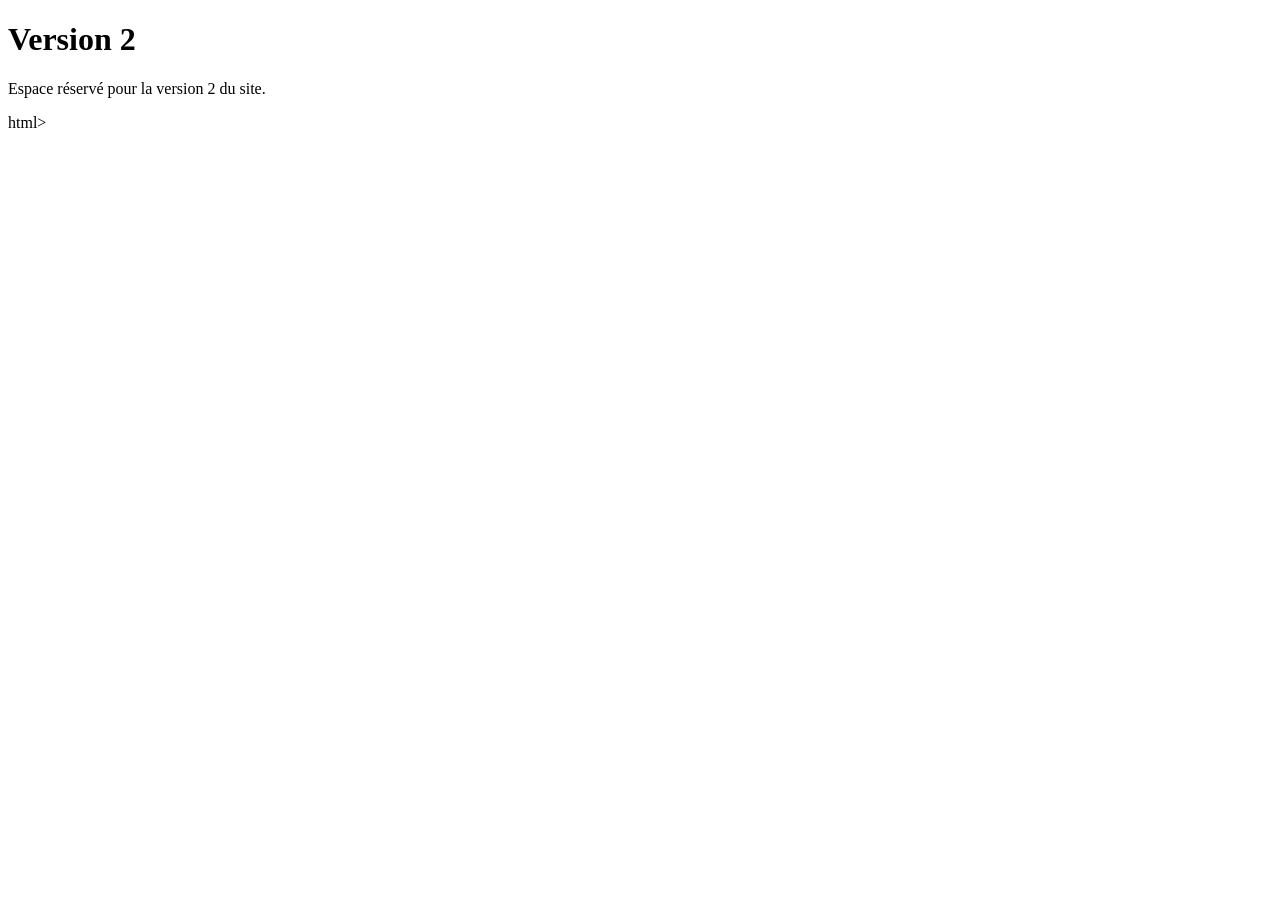
<file: version-2/index.html>
<!DOCTYPE html>
<html lang="fr">
  <head>
    <meta charset="UTF-8">
    <title>Version 2</title>
  </head>
<body>
  <h1>Version 2</h1>
<p>Espace r&eacute;serv&eacute; pour la version 2 du site.</p>
</body>
</html>html>
</p></h1>
</body></title>
  </head>
</file>
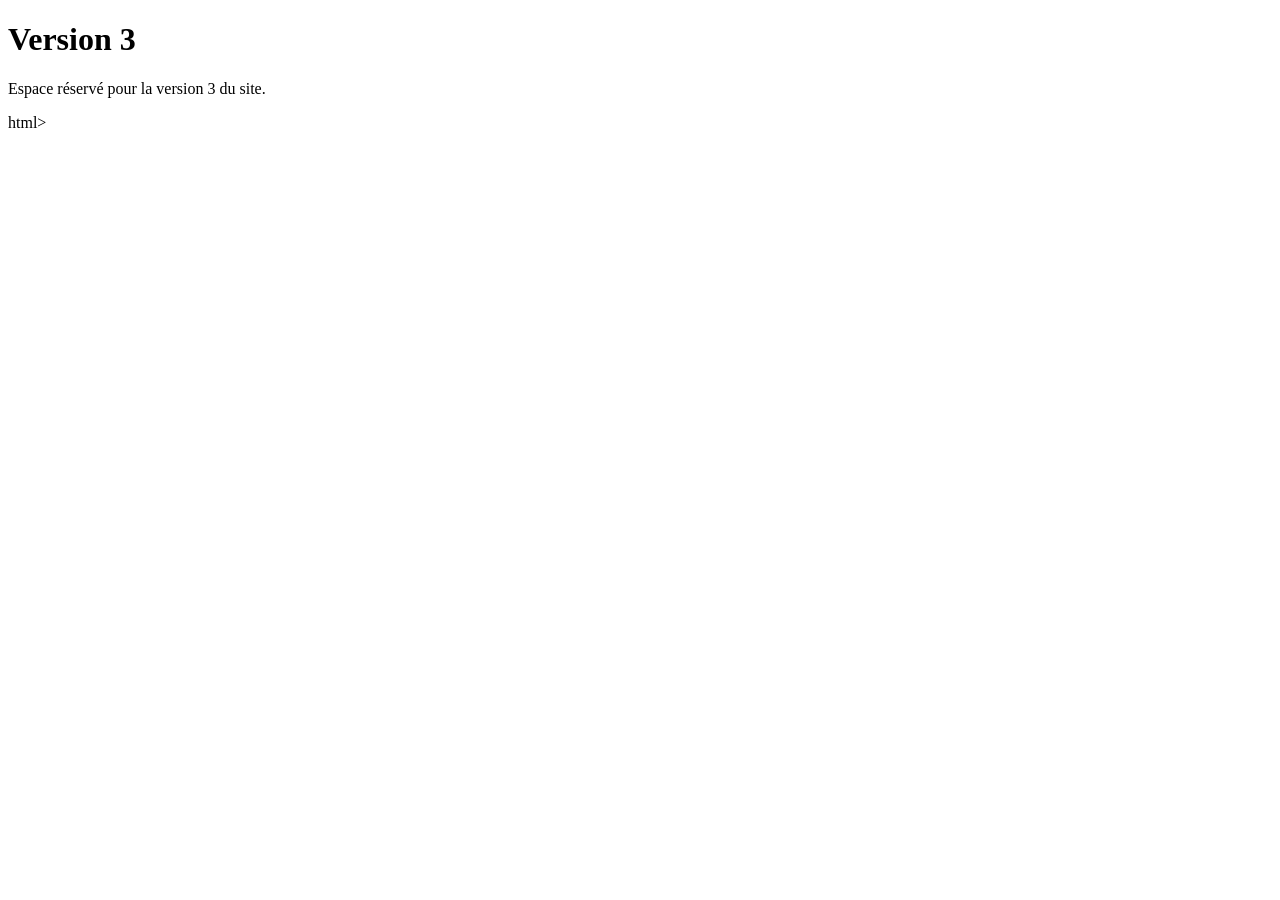
<file: version-3/index.html>
<!DOCTYPE html>
<html lang="fr">
  <head>
    <meta charset="UTF-8">
    <title>Version 3</title>
  </head>
<body>
  <h1>Version 3</h1>
<p>Espace r&eacute;serv&eacute; pour la version 3 du site.</p>
</body>
</html>html>
</p></h1>
</body></title>
  </head>
</file>
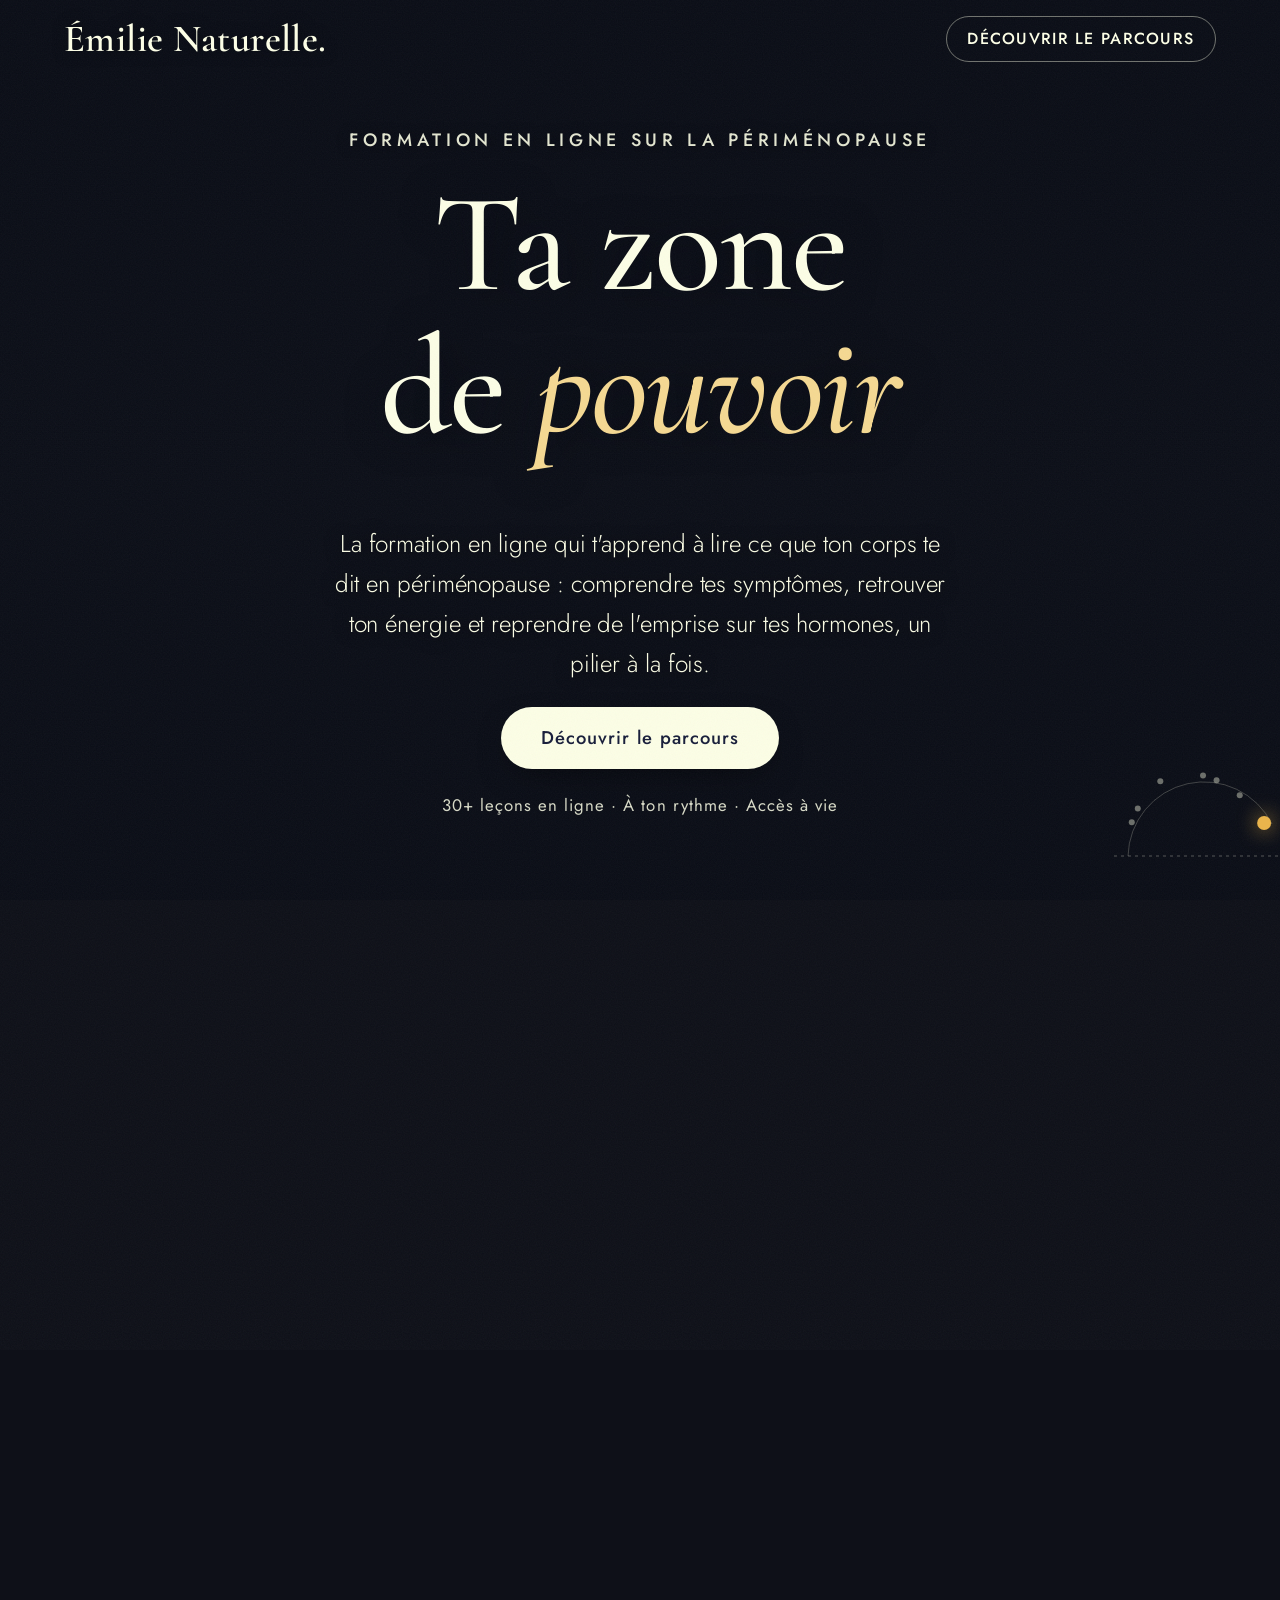
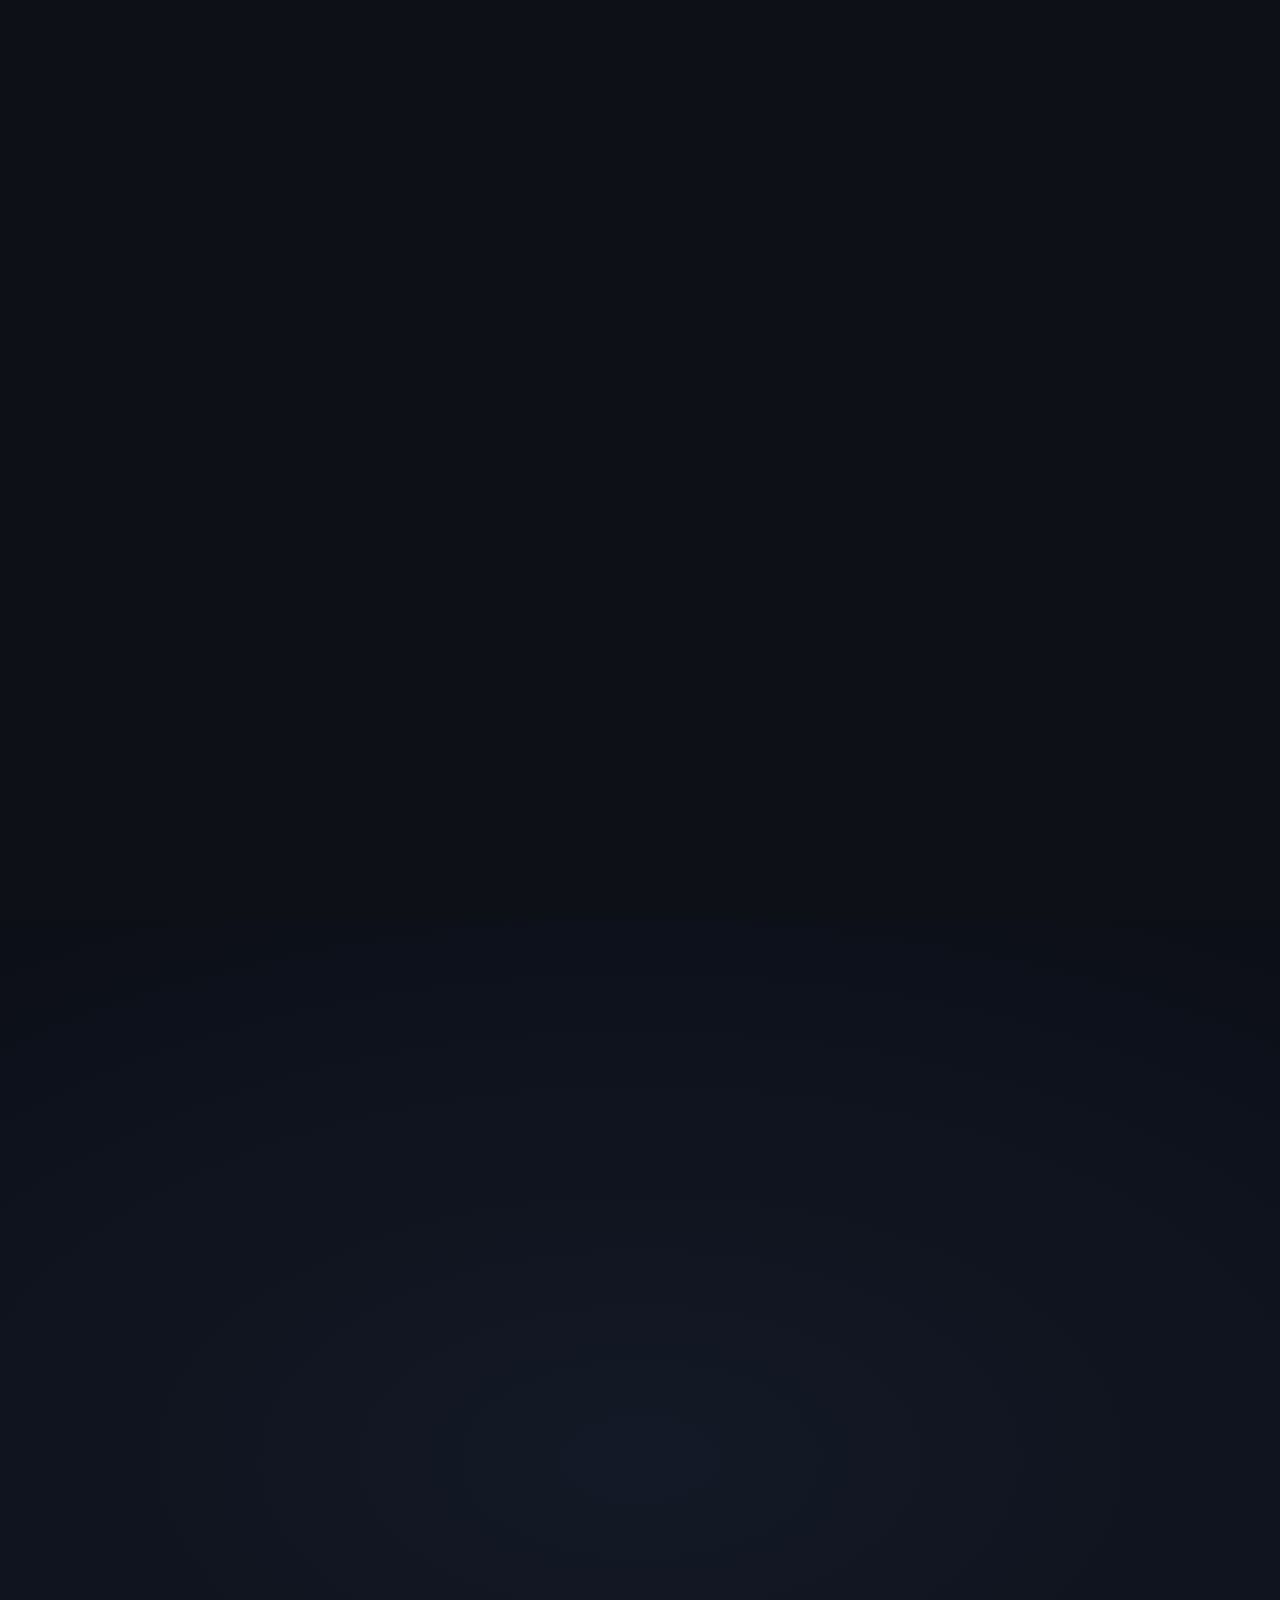
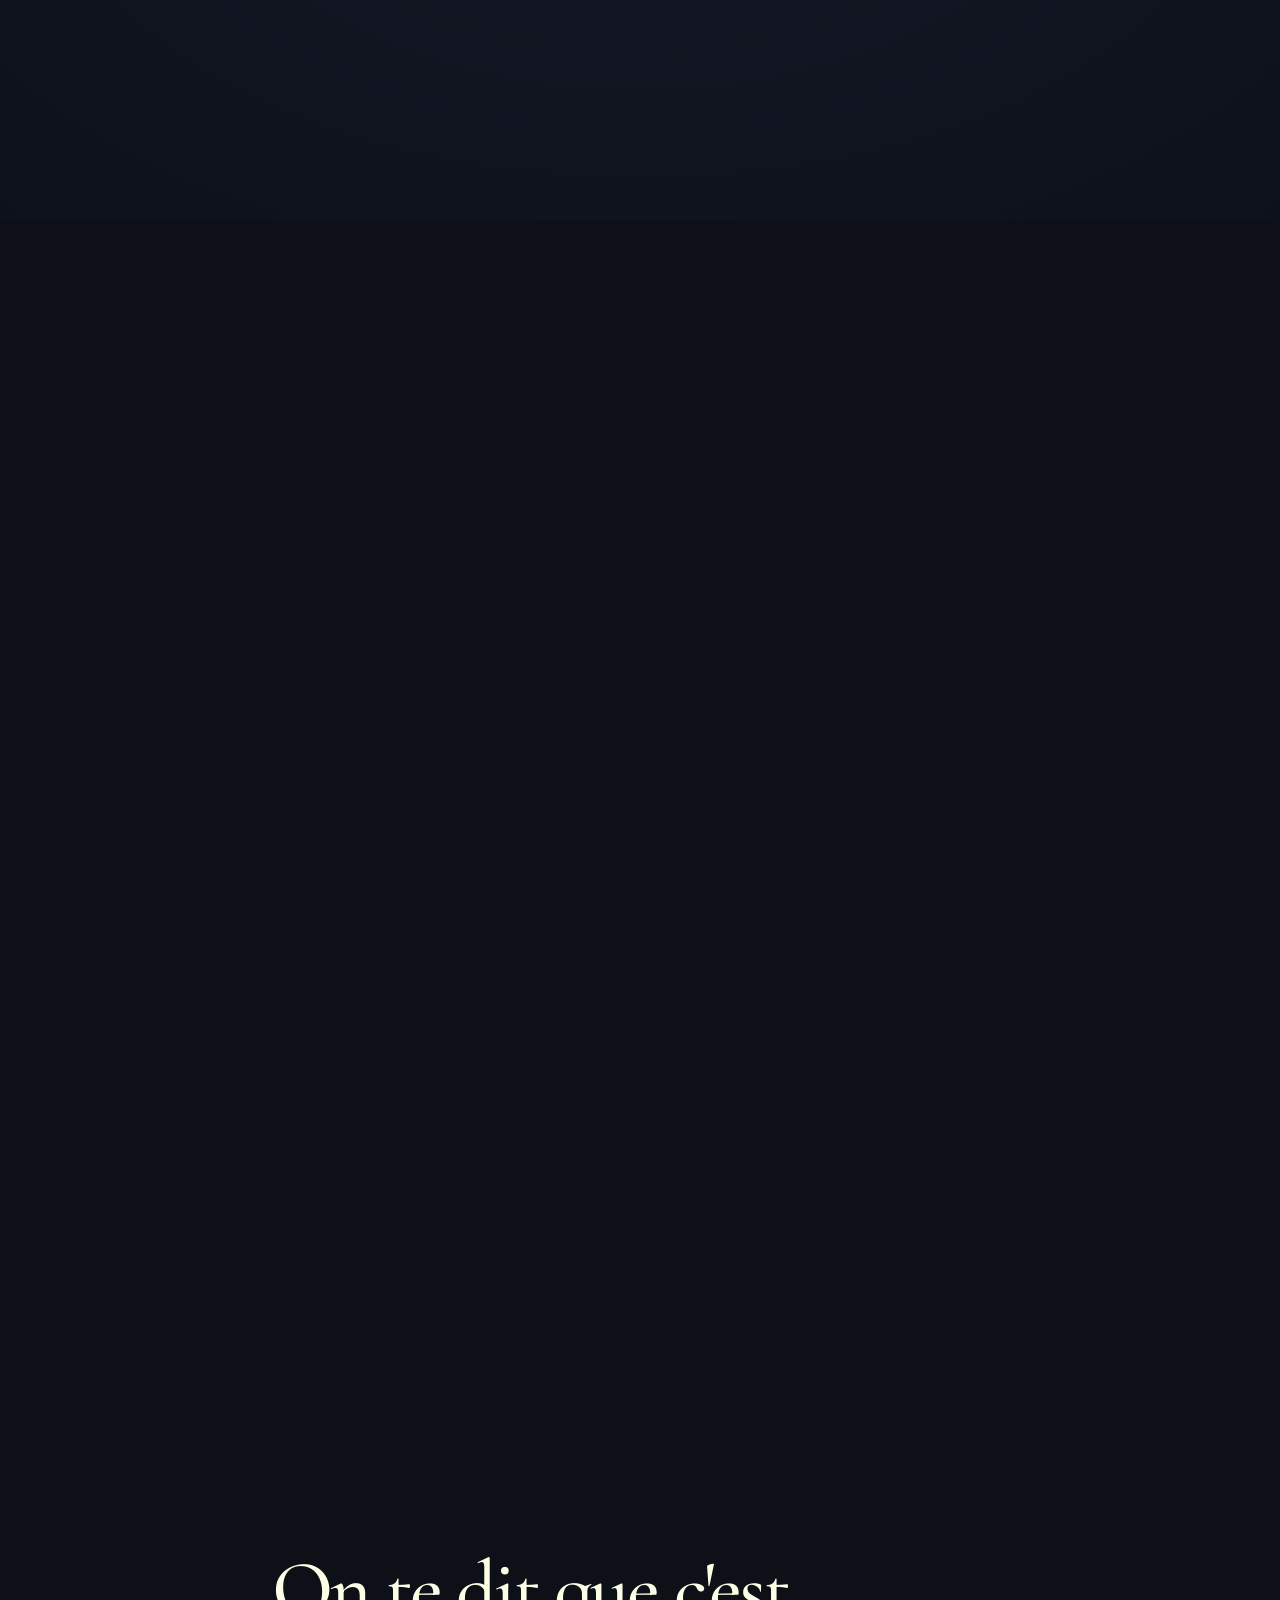
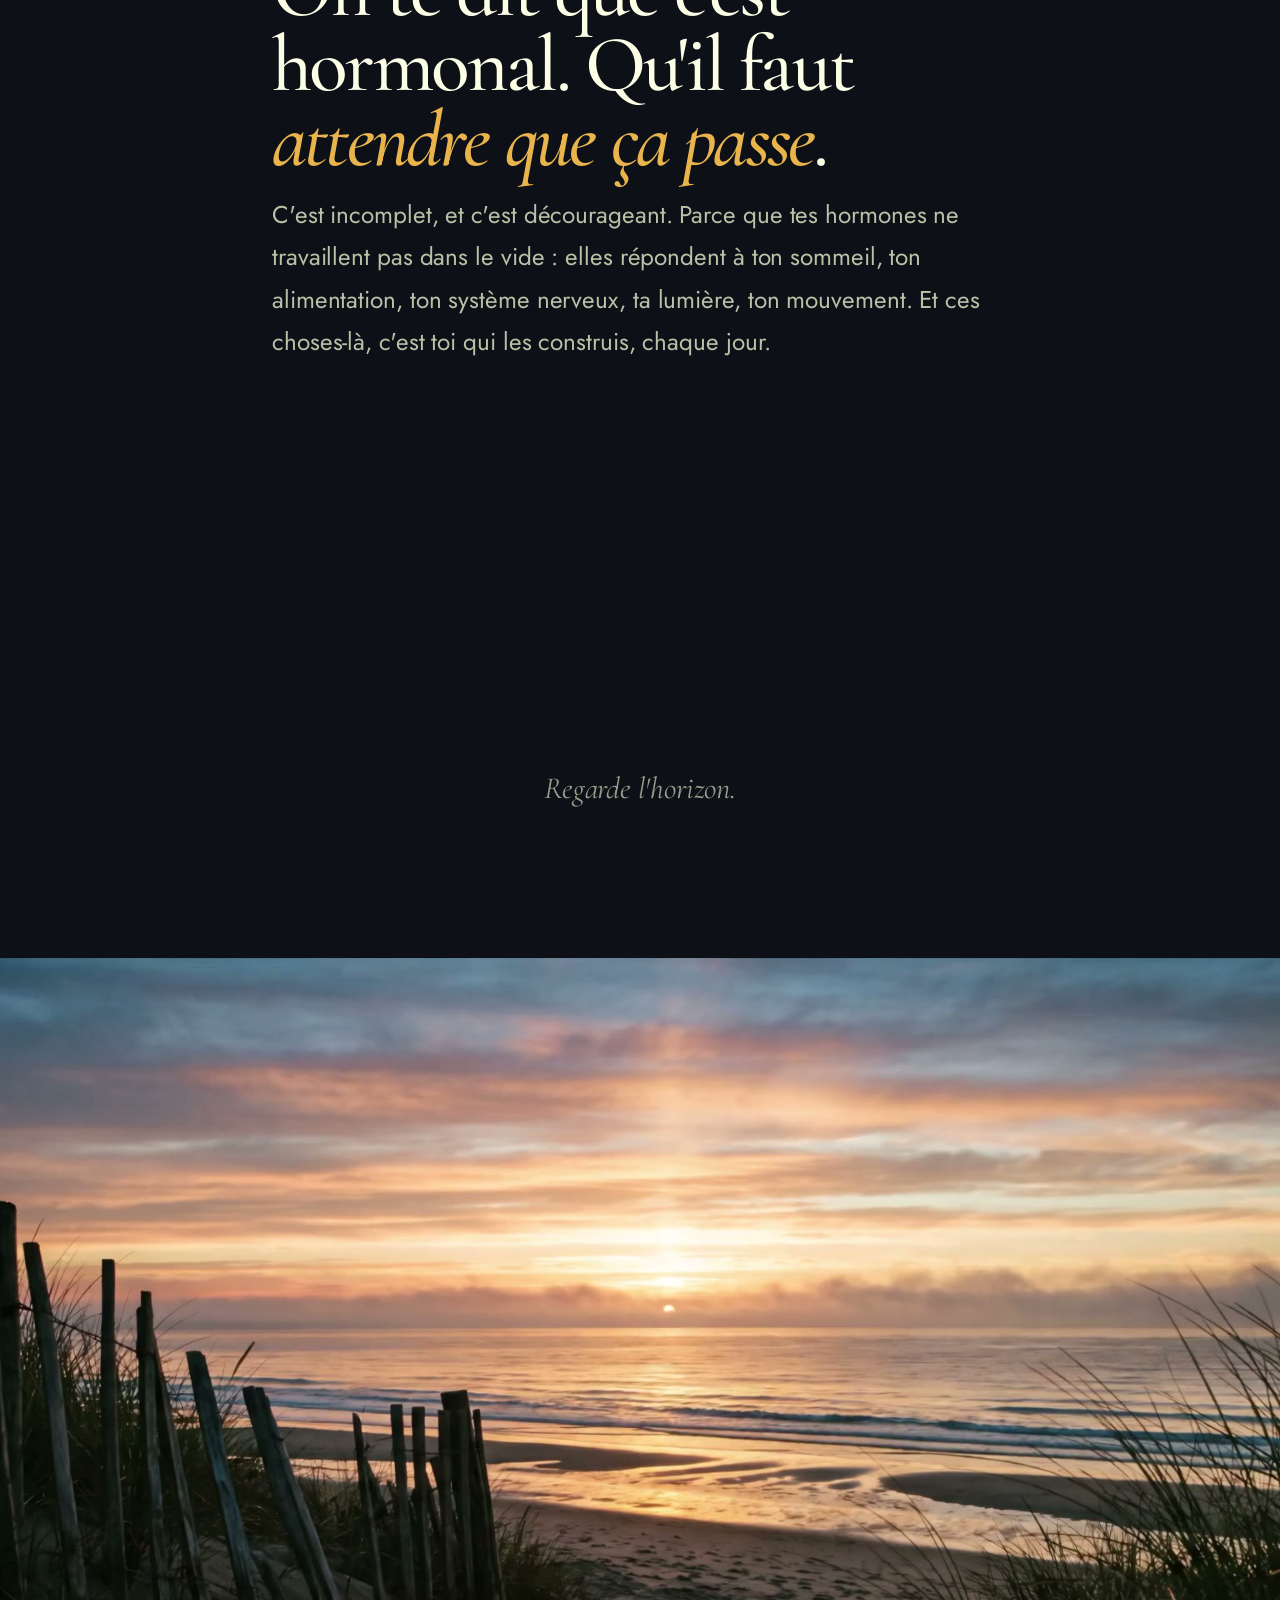
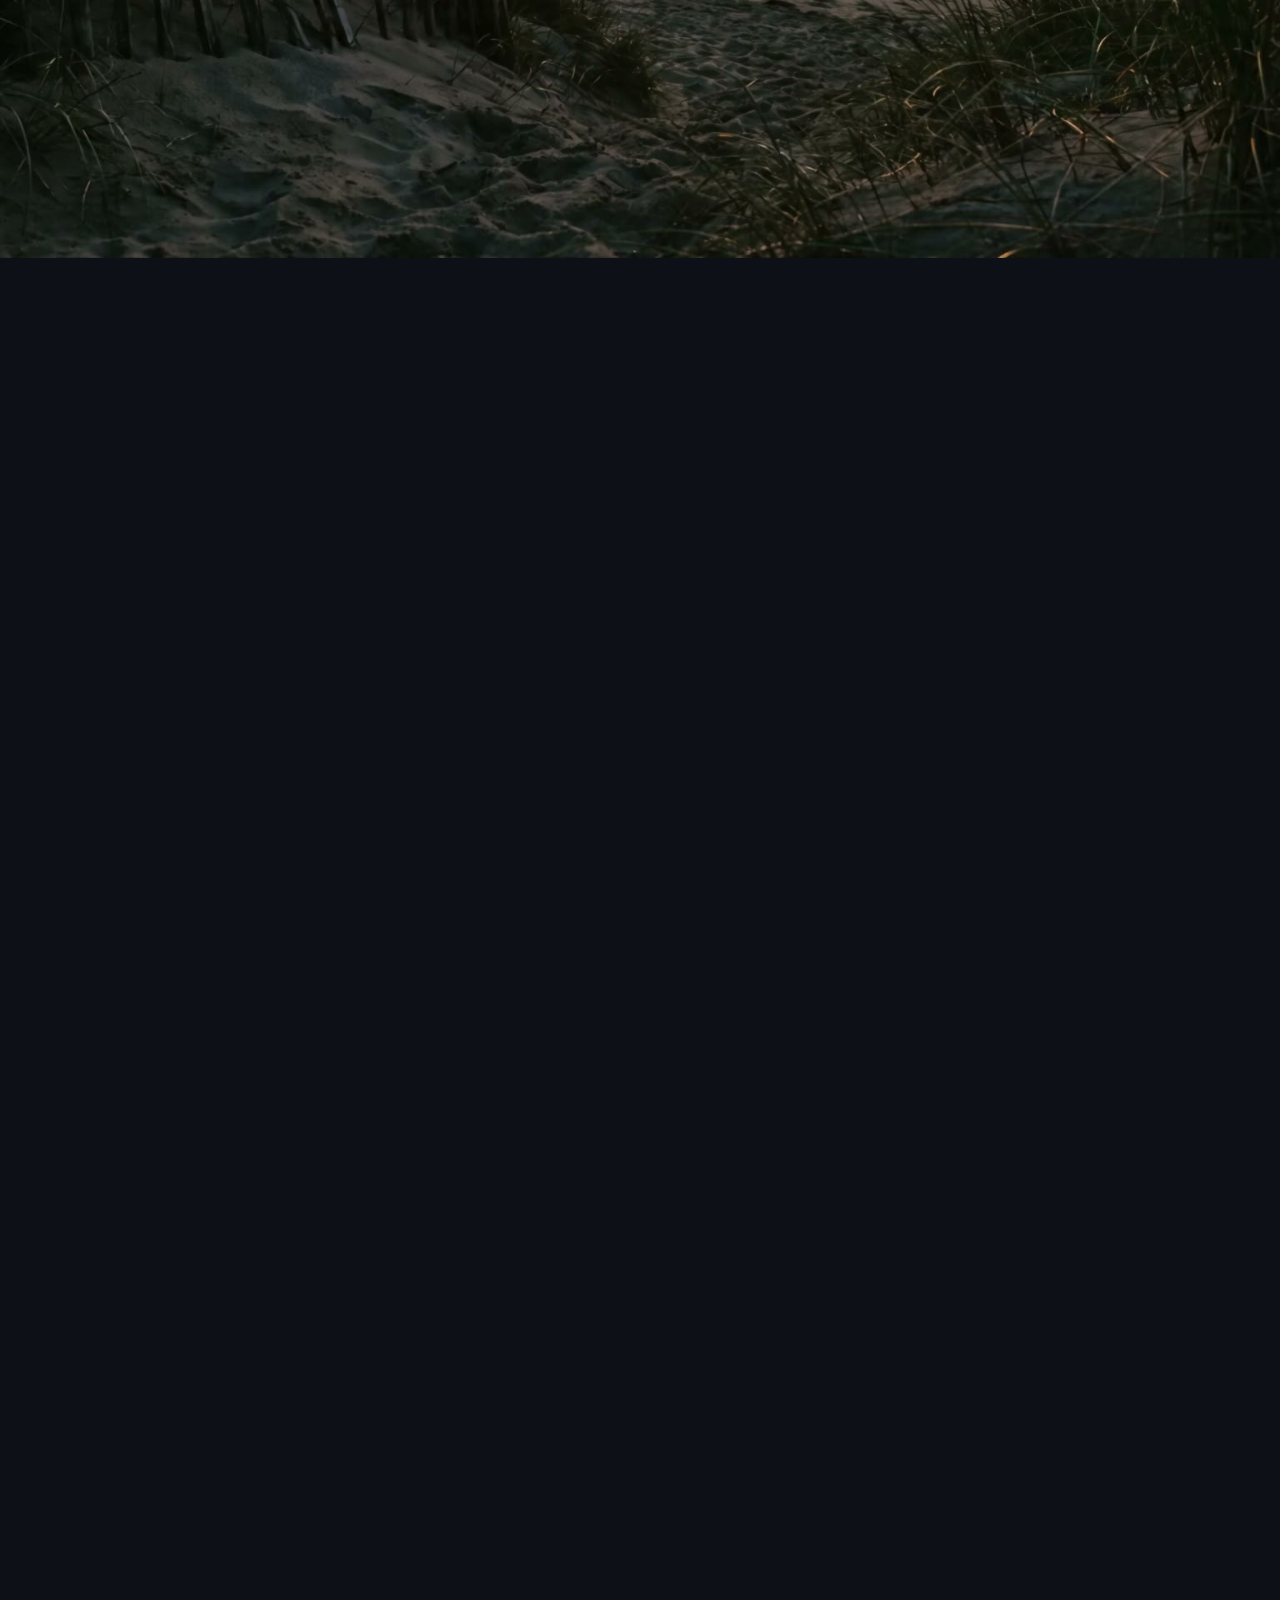
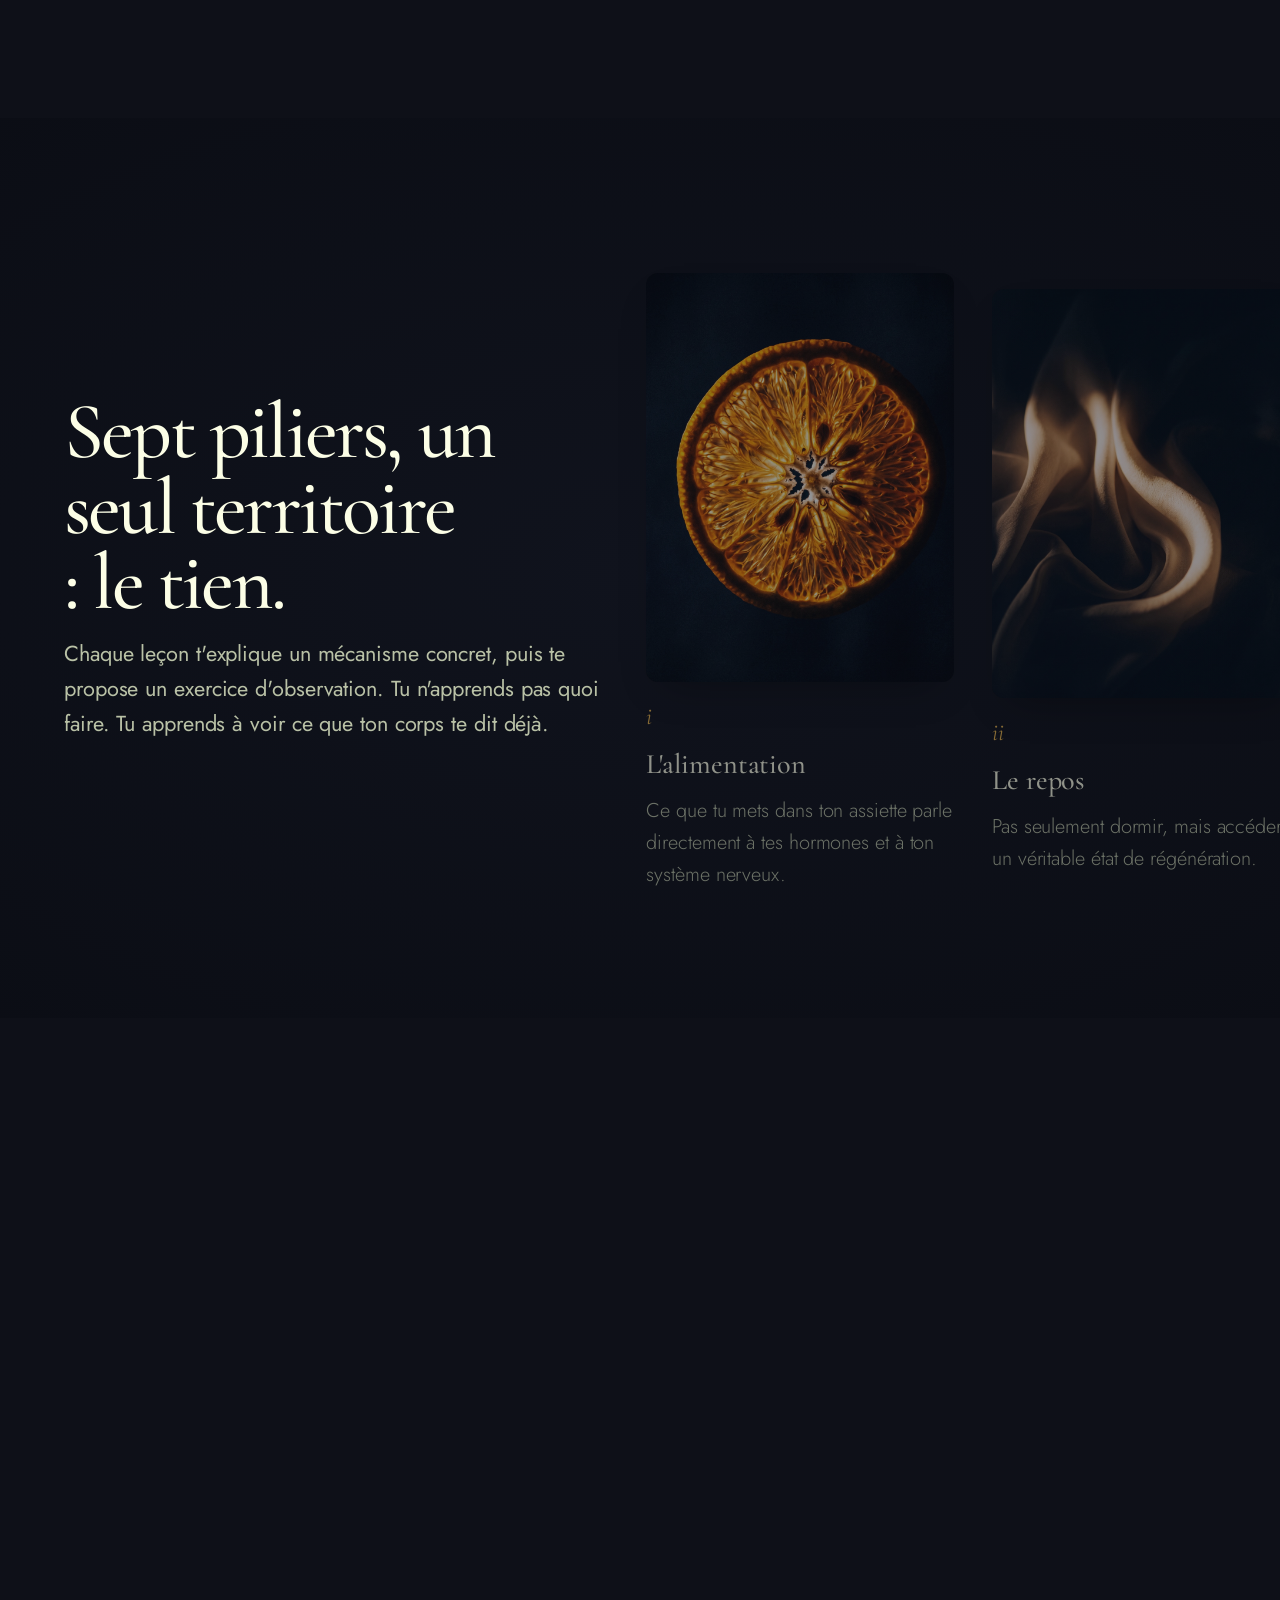
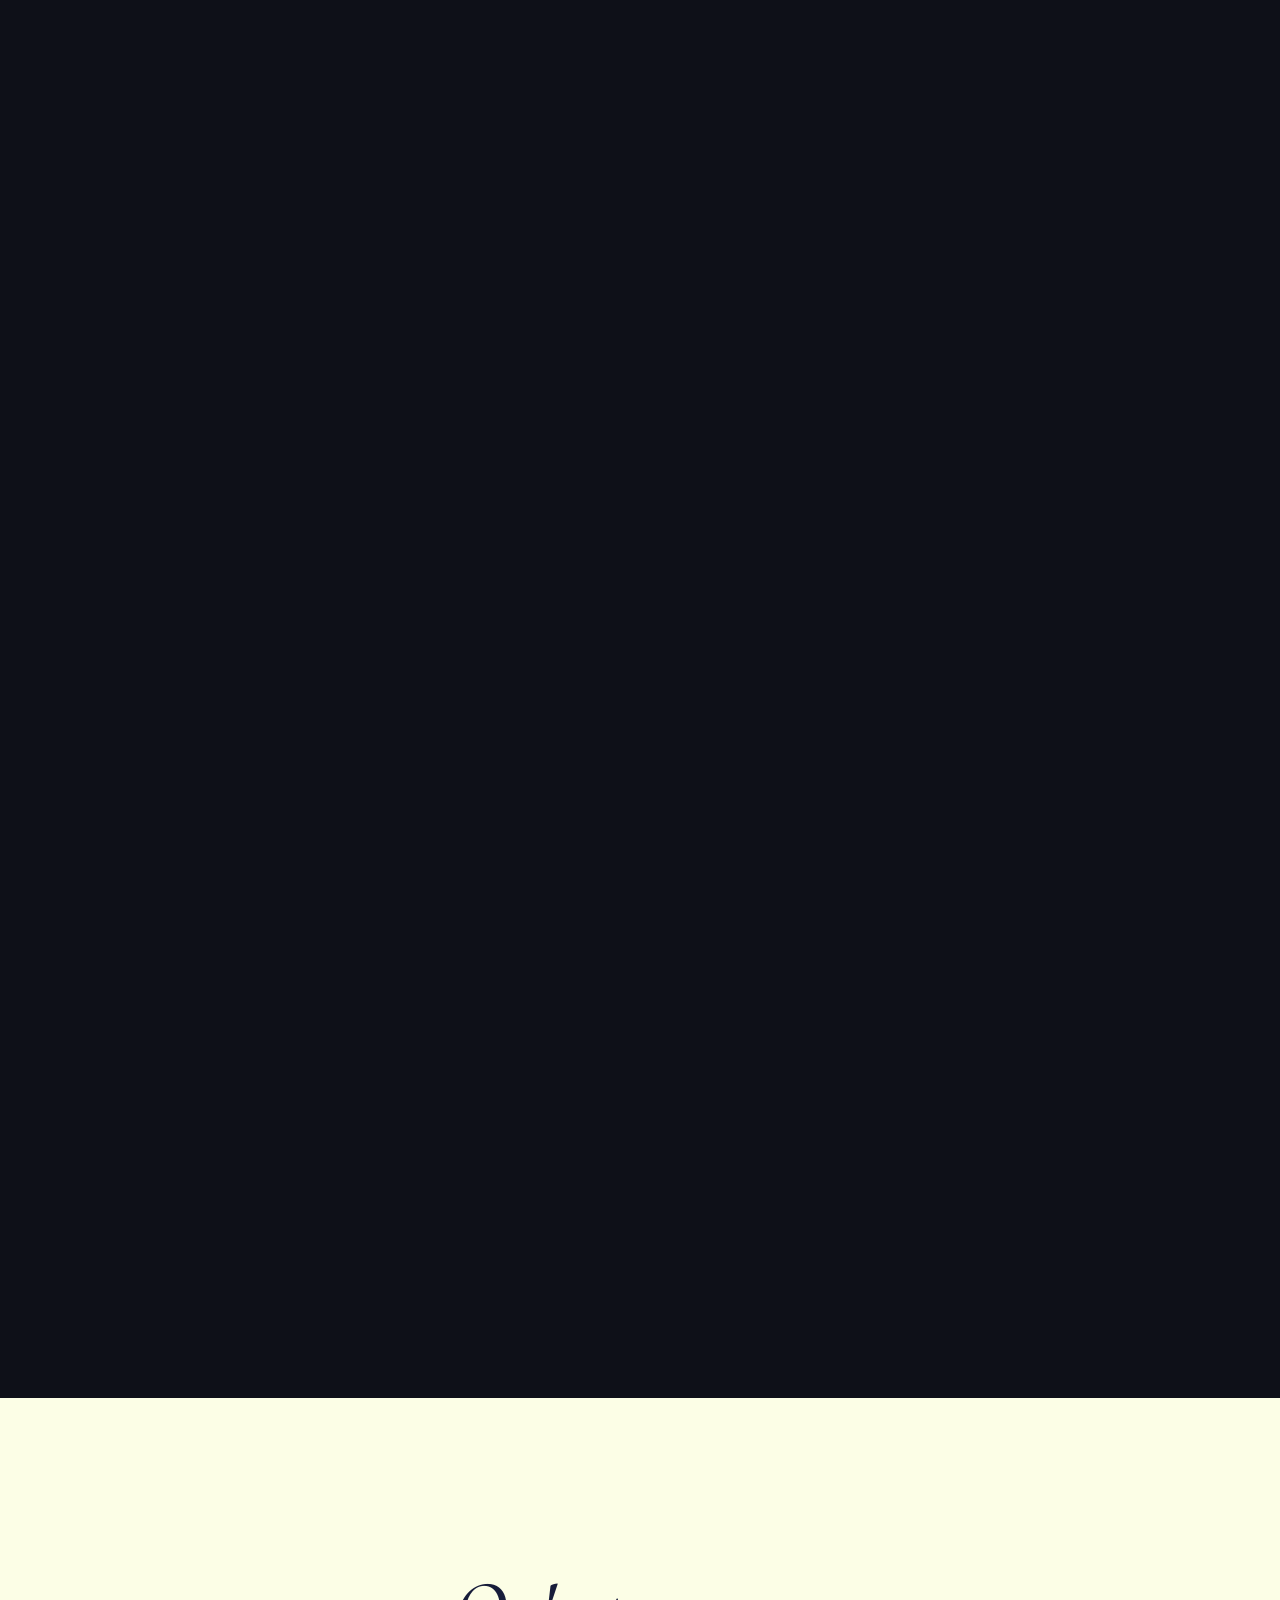
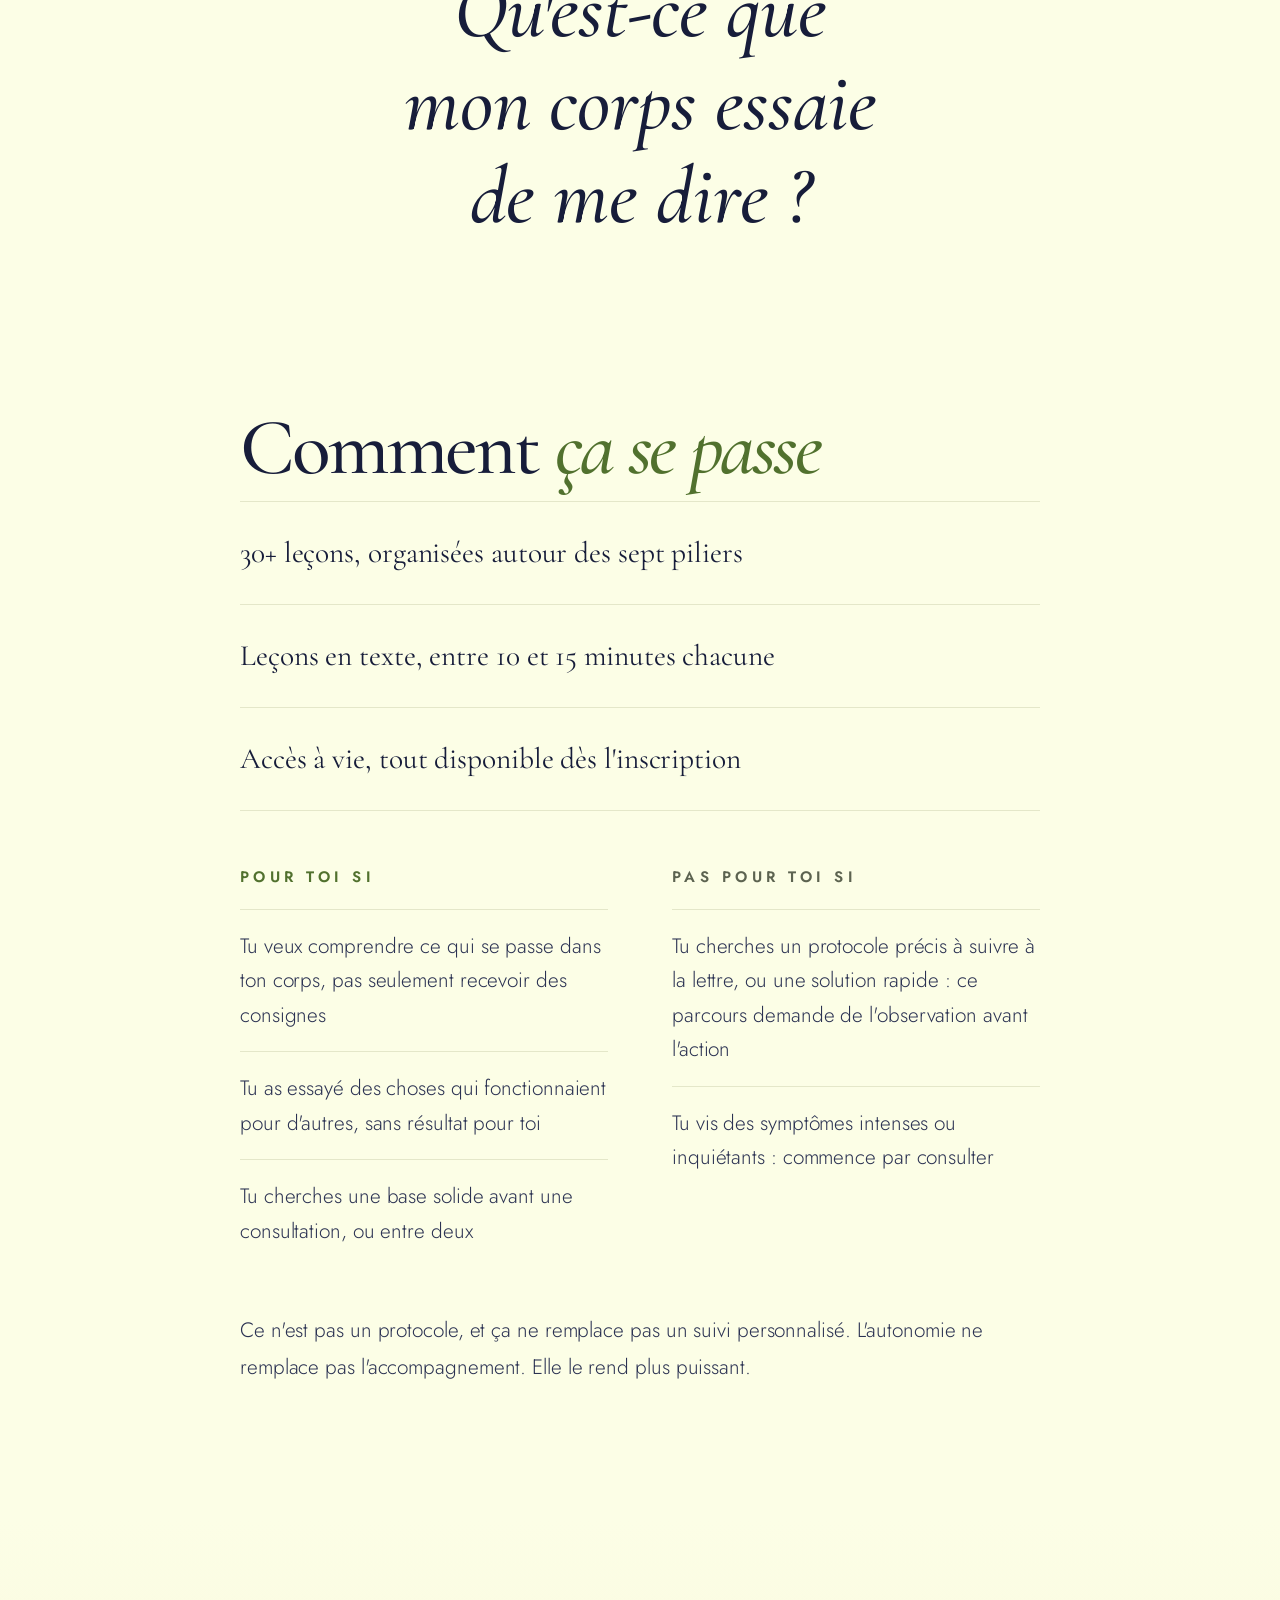
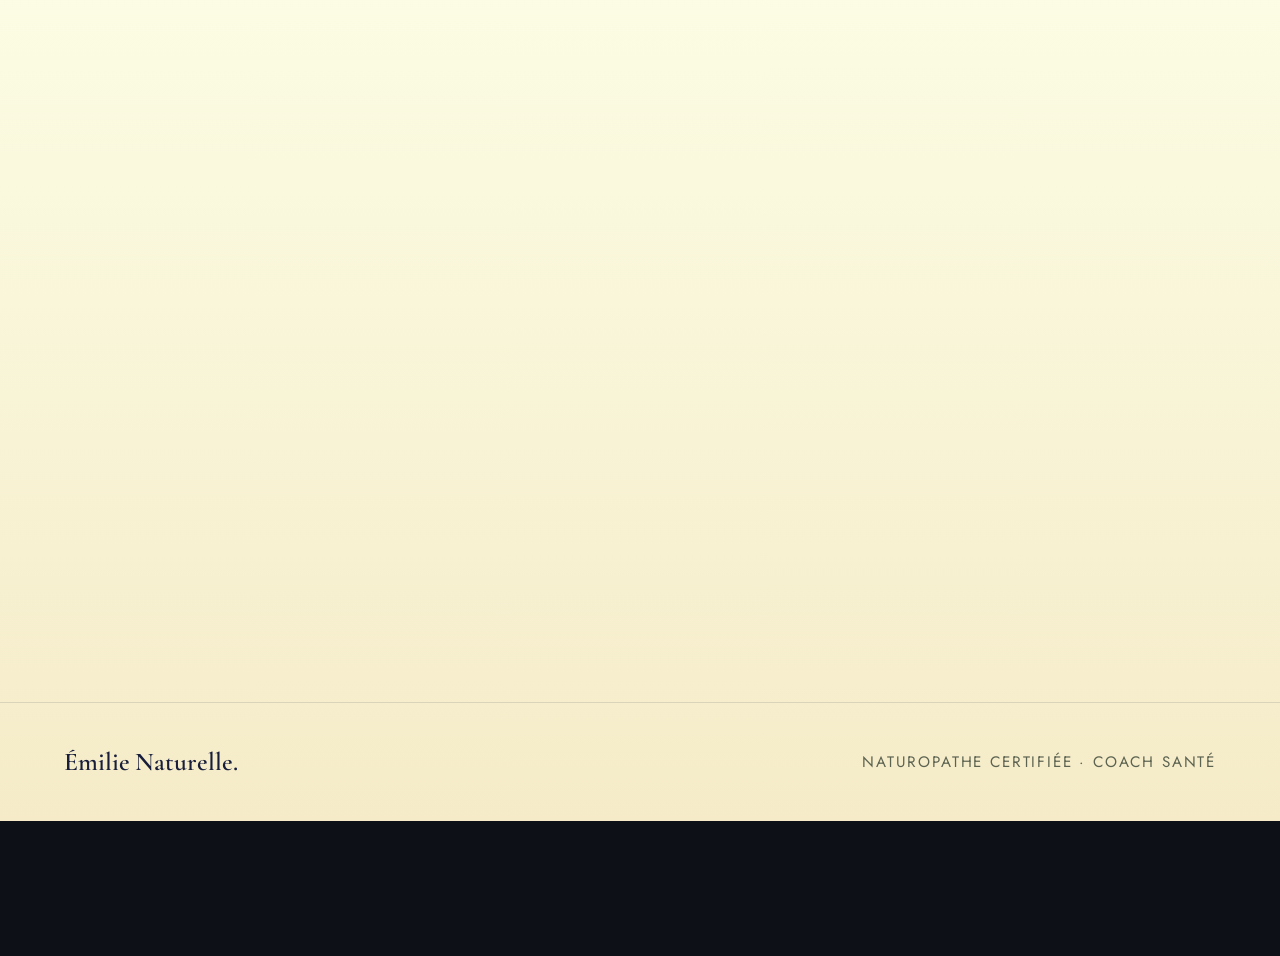
<file: Version4/index.html>
<!doctype html>
<html lang="fr">
<head>
<meta charset="utf-8">
<meta name="viewport" content="width=device-width, initial-scale=1, viewport-fit=cover">
<title>Ta zone de pouvoir · Formation périménopause · Émilie Naturelle</title>
<meta name="description" content="La formation en ligne sur la périménopause qui t'apprend à lire ce que ton corps te dit. Par Émilie Naturelle, naturopathe. 30+ leçons, accès à vie.">
<link rel="icon" href="data:image/svg+xml,<svg xmlns='http://www.w3.org/2000/svg' viewBox='0 0 32 32'><rect width='32' height='32' rx='16' fill='%23E9B44C'/></svg>">
<link rel="preconnect" href="https://fonts.googleapis.com">
<link rel="preconnect" href="https://fonts.gstatic.com" crossorigin>
<link href="https://fonts.googleapis.com/css2?family=Cormorant+Garamond:ital,wght@0,400;0,500;0,600;1,400;1,500;1,600&family=Jost:wght@300;400;500;600&display=swap" rel="stylesheet">
<link rel="stylesheet" href="scrollcraft.css">
<style>
  :root {
    --sc-canvas:     #0C0F18;
    --sc-surface:    #141926;
    --sc-ink:        #FCFEE6;
    --sc-ink-soft:   #B9C1A6;
    --sc-accent:     #E9B44C;
    --sc-accent-ink: #171D3A;
    --sc-font-display: "Cormorant Garamond", Georgia, serif;
    --sc-font-text:    "Jost", system-ui, sans-serif;
    --aube: 0;
  }
  .sc-body { font-size: clamp(1.2rem, 1.7vw, 1.4rem); }
  .accent-italique { font-style: italic; color: #E9B44C; }

  /* ---------- le pointeur porte la lumière ---------- */
  .lueur-pointeur {
    position: fixed; inset: 0; pointer-events: none; z-index: 3;
    mix-blend-mode: screen; opacity: 0;
    background: radial-gradient(340px 340px at var(--lx, 50%) var(--ly, 50%),
      rgba(233,180,76,0.18), rgba(233,180,76,0.06) 45%, rgba(233,180,76,0) 70%);
    transition: opacity 600ms var(--sc-ease-out);
  }
  @media (hover: hover) and (pointer: fine) { .lueur-pointeur.active { opacity: 1; } }

  .aube-lumiere {
    position: fixed; inset: 0; pointer-events: none; z-index: 1;
    background: radial-gradient(120% 90% at 82% 100%, rgba(233,180,76,0.28), rgba(233,180,76,0) 60%);
    opacity: var(--aube);
  }

  /* ---------- cadran d'aube ---------- */
  .cadran { position: fixed; right: 0; bottom: 0; z-index: 30; width: 176px; height: 176px; pointer-events: none; }
  .cadran svg { display: block; width: 100%; height: 100%; overflow: visible; }
  .cadran__marque { pointer-events: auto; cursor: pointer; fill: rgba(252,254,230,0.4); transition: fill 160ms var(--sc-ease-out); opacity: 0; transform: scale(0.2); transform-origin: center; transform-box: fill-box; }
  .cadran__marque.est-passee { opacity: 1; transform: scale(1); transition: opacity 500ms var(--sc-ease-out), transform 500ms var(--sc-ease-out), fill 160ms; }
  .cadran__marque:hover, .cadran__marque:focus-visible { fill: #E9B44C; }
  .cadran__soleil { filter: drop-shadow(0 0 10px rgba(233,180,76,0.85)); }
  @media (max-width: 700px) { .cadran { width: 108px; height: 108px; } }

  /* ---------- barre de site ---------- */
  .site-bar { position: fixed; top: 0; left: 0; right: 0; z-index: 40; display: flex; justify-content: space-between; align-items: center; padding: calc(var(--sc-2) + env(safe-area-inset-top)) var(--sc-gutter) var(--sc-2); }
  .site-bar__marque { font-family: var(--sc-font-display); font-weight: 600; font-size: clamp(2rem, 3vw, 2.7rem); letter-spacing: 0.01em; color: var(--sc-ink); text-decoration: none; text-shadow: 0 1px 14px rgba(10,13,22,0.6); }
  .site-bar__cta { font-family: var(--sc-font-text); font-weight: 500; font-size: 1rem; letter-spacing: 0.08em; text-transform: uppercase; color: var(--sc-ink); text-decoration: none; border: 1px solid rgba(252,254,230,0.42); border-radius: 999px; padding: 0.55em 1.3em; transition: background 160ms var(--sc-ease-out), color 160ms var(--sc-ease-out), border-color 160ms; }
  .site-bar__cta:hover { background: var(--sc-ink); color: #171D3A; border-color: var(--sc-ink); }
  .site-bar__cta:active { transform: translateY(1px); }

  /* ---------- héro : vidéo d'ambiance pleine page ---------- */
  .hero { background: #0C0F18; }
  .hero video, .hero .sc-stage__poster { object-position: 50% 62%; }
  .hero-scrim { position: absolute; inset: 0; background:
    linear-gradient(to bottom, rgba(10,13,22,0.9), rgba(10,13,22,0.5) 32%, rgba(10,13,22,0) 54%),
    linear-gradient(to top, rgba(10,13,22,0.82), rgba(10,13,22,0.36) 34%, rgba(10,13,22,0) 56%); }
  .sc-copy.hero-inner { inset: 0; max-width: none; display: flex; flex-direction: column; align-items: center; justify-content: space-between; text-align: center; padding: clamp(5.5rem, 14vh, 9rem) min(6vw, 72px) clamp(3rem, 9vh, 5.5rem); z-index: 2; }
  .hero-inner > div { width: 100%; }
  .hero-titre, .hero-eyebrow { margin-inline: auto; }
  .hero-eyebrow { margin: 0 auto 1.1rem; font-family: var(--sc-font-text); font-weight: 500; font-size: clamp(1rem, 1.4vw, 1.2rem); letter-spacing: 0.26em; text-transform: uppercase; color: rgba(252,254,230,0.9); text-shadow: 0 1px 12px rgba(10,13,22,0.9); opacity: 0; animation: heroEntre 1.2s var(--sc-ease-out) 0.15s forwards; }
  .hero-titre { margin: 0 auto; font-family: var(--sc-font-display); font-weight: 500; letter-spacing: -0.015em; font-size: clamp(3.4rem, 11vw, 9.5rem); line-height: 1.02; color: var(--sc-ink); max-width: 12ch; text-wrap: balance; text-shadow: 0 2px 36px rgba(10,13,22,0.7); opacity: 0; transform: translateY(26px); animation: heroEntre 1.4s var(--sc-ease-out) 0.3s forwards; }
  .hero-titre .accent-italique { color: #F5D992; }
  .hero-bas { display: flex; flex-direction: column; align-items: center; gap: 1.4rem; opacity: 0; transform: translateY(20px); animation: heroEntre 1.2s var(--sc-ease-out) 0.9s forwards; }
  .hero-sub { margin: 0 auto; max-width: 44ch; font-weight: 300; font-size: clamp(1.25rem, 1.9vw, 1.55rem); line-height: 1.65; color: var(--sc-ink); text-shadow: 0 1px 16px rgba(10,13,22,0.85); }
  .hero-cta { display: inline-block; font-family: var(--sc-font-text); font-weight: 500; font-size: 1.15rem; letter-spacing: 0.05em; color: #171D3A; background: #FCFEE6; text-decoration: none; border-radius: 999px; padding: 0.9em 2.2em; box-shadow: 0 12px 34px -14px rgba(0,0,0,0.6); transition: background 150ms var(--sc-ease-out), transform 150ms var(--sc-ease-out); }
  .hero-cta:hover { background: #F5D992; }
  .hero-cta:active { transform: scale(0.97); }
  .hero-note { margin: 0; font-size: 1.05rem; letter-spacing: 0.06em; color: rgba(252,254,230,0.85); }
  @keyframes heroEntre { to { opacity: 1; transform: translateY(0); } }
  @media (prefers-reduced-motion: reduce) { .hero-eyebrow, .hero-titre, .hero-bas { animation: none; opacity: 1; transform: none; } }

  /* ---------- reconnaissance : pin ---------- */
  .argument { display: grid; place-items: center; text-align: center; padding: 0 var(--sc-gutter); background: radial-gradient(90% 70% at 50% 60%, #131926, #0C0F18); }
  .argument > p { grid-area: 1 / 1; margin: 0; max-width: 24ch; font-family: var(--sc-font-display); font-weight: 500; font-size: clamp(2.1rem, 5vw, 4.3rem); line-height: 1.26; color: var(--sc-ink); text-wrap: balance; }
  .argument > p.note-humaine { font-family: var(--sc-font-text); font-weight: 300; font-size: clamp(1.35rem, 2.1vw, 1.7rem); line-height: 1.7; max-width: 40ch; color: var(--sc-ink-soft); }
  .argument .accent-italique { color: #D0E8B2; }

  /* ---------- renversement : flow + silence ---------- */
  .renversement { padding: 18vh var(--sc-gutter) 0; }
  .renversement .sc-wrap { max-width: 54rem; }
  .renversement h2 { font-weight: 500; }
  .renversement .sc-body { font-size: clamp(1.3rem, 1.9vw, 1.55rem); line-height: 1.75; max-width: 56ch; }
  .silence { min-height: 66vh; display: grid; place-items: end center; padding-bottom: 16vh; }
  .silence p { margin: 0; font-family: var(--sc-font-display); font-style: italic; font-size: clamp(1.5rem, 2.4vw, 2rem); color: rgba(185,193,166,0.8); }

  /* ---------- pic : lever de soleil en vidéo scrub ---------- */
  /* le texte vit sur la forêt en silhouette (tiers gauche), le soleil reste nu */
  .sc-copy.pic-copy { inset: 0; max-width: none; display: grid; place-content: center; justify-items: center; row-gap: 1.6rem; text-align: center; padding: 0 min(6vw, 72px); }
  .pic-copy .ligne-moyenne { margin: 0; font-family: var(--sc-font-display); font-weight: 500; font-size: clamp(1.9rem, 3.4vw, 3.1rem); line-height: 1.3; max-width: 20ch; color: #241703; text-shadow: 0 1px 22px rgba(255,240,200,0.5); }
  .sc-copy.pic-copy--fin { place-content: center; justify-items: center; text-align: center; }
  .pic-copy .ligne-pic { margin: 0; font-weight: 500; letter-spacing: -0.02em; font-size: clamp(2.6rem, 5.6vw, 5.4rem); line-height: 1.12; max-width: 16ch; color: #241703; text-shadow: 0 1px 30px rgba(255,240,200,0.55); }
  .pic-copy .zone-soulignee { font-style: italic; font-weight: 600; color: #3D2603; border-bottom: 2px solid #7A5210; padding-bottom: 0.06em; }
  /* colonne d'ombre sous la colonne de texte : lit comme l'ombre de la lisière */
  .sc-scrim--pic { display: none; }

  /* ---------- rail des sept piliers : images fond noir ---------- */
  .rail-stage { background: radial-gradient(100% 80% at 50% 50%, #10131D, #0A0C13); }
  .rail { display: flex; gap: clamp(1.4rem, 3vw, 2.75rem); padding: 0 var(--sc-gutter); height: 100%; align-items: center; }
  .rail__lead { flex: 0 0 auto; width: min(34rem, 68vw); }
  .rail__lead h2 { font-weight: 500; }
  .pilier { flex: 0 0 auto; width: clamp(15rem, 24vw, 21rem); }
  .pilier figure { margin: 0 0 var(--sc-4); border-radius: 12px; overflow: hidden; aspect-ratio: 3 / 4; background: #0B0D12; box-shadow: 0 18px 40px -18px rgba(0,0,0,0.6); }
  .pilier img { width: 100%; height: 100%; object-fit: cover; display: block; }
  .pilier .numeral { font-family: var(--sc-font-display); font-style: italic; font-size: 1.5rem; color: #E9B44C; }
  .pilier h3 { margin: 0.3rem 0 0.5rem; font-family: var(--sc-font-display); font-weight: 500; font-size: clamp(1.65rem, 2.2vw, 2.1rem); color: var(--sc-ink); }
  .pilier p { margin: 0; font-weight: 300; font-size: 1.25rem; line-height: 1.6; color: var(--sc-ink-soft); max-width: 34ch; }
  .rail__note { flex: 0 0 auto; width: min(26rem, 70vw); padding-right: 10vw; }
  .rail__note p { font-family: var(--sc-font-display); font-style: italic; font-size: clamp(1.55rem, 2.4vw, 2rem); line-height: 1.5; color: var(--sc-ink); }
  @media (prefers-reduced-motion: no-preference) {
    .pilier { opacity: calc(0.55 + var(--sc-p, 1) * 0.45); transform: translateY(calc((1 - var(--sc-p, 1)) * 14px)); }
  }

  /* ---------- sections claires ---------- */
  .clair { --sc-ink: #171D3A; --sc-ink-soft: #5C6350; --sc-accent: #51712E; --sc-accent-ink: #FCFEE6; --sc-surface: #F3F6DC; color: var(--sc-ink); background: #FCFEE6; position: relative; z-index: 2; }
  .clair .accent-italique { color: #51712E; }
  .question { min-height: 68vh; display: grid; place-items: center; text-align: center; padding: var(--sc-section) var(--sc-gutter); }
  .question p { margin: 0; font-family: var(--sc-font-display); font-style: italic; font-weight: 500; font-size: clamp(2.3rem, 6.4vw, 5.6rem); line-height: 1.14; max-width: 18ch; color: #171D3A; text-wrap: balance; }
  .parcours { padding: 0 var(--sc-gutter) var(--sc-section); }
  .parcours .sc-wrap { max-width: 58rem; }
  .parcours h2 { font-weight: 500; }
  .liste-lignes p { margin: 0; padding: 1.7rem 0; border-top: 1px solid #E4E7C9; font-family: var(--sc-font-display); font-size: clamp(1.6rem, 2.3vw, 2.1rem); color: #171D3A; }
  .liste-lignes p:last-child { border-bottom: 1px solid #E4E7C9; }
  .deux-colonnes { display: grid; grid-template-columns: repeat(auto-fit, minmax(17rem, 1fr)); gap: clamp(2.5rem, 5vw, 4.5rem); margin-top: clamp(3rem, 6vh, 4.5rem); }
  .etiquette { font-size: 0.95rem; letter-spacing: 0.28em; text-transform: uppercase; font-weight: 600; margin: 0 0 1.2rem; }
  .pour-toi .etiquette { color: #51712E; }
  .pas-pour-toi .etiquette { color: #5C6350; }
  .deux-colonnes p:not(.etiquette) { margin: 0; padding: 1.2rem 0; border-top: 1px solid #E4E7C9; font-weight: 300; font-size: 1.3rem; line-height: 1.65; color: #2B3252; }
  .nuance { margin-top: clamp(2.5rem, 5vh, 3.5rem); font-weight: 300; font-size: 1.3rem; line-height: 1.75; color: #2B3252; max-width: 62ch; }

  /* ---------- clôture ---------- */
  .close-stage { --sc-ink: #171D3A; --sc-ink-soft: #5C6350; color: var(--sc-ink); display: grid; grid-template-rows: 1fr auto; background: linear-gradient(to bottom, #FCFEE6, #F5EBC8); }
  .close-inner { display: flex; flex-direction: column; align-items: center; justify-content: center; text-align: center; gap: clamp(1.6rem, 3.5vh, 2.4rem); padding: 0 var(--sc-gutter); }
  .close-inner h2 { max-width: 20ch; font-weight: 500; color: #171D3A; }
  .close-inner .zone-soulignee { font-style: italic; font-weight: 600; color: #51712E; border-bottom: 2px solid #9AC567; padding-bottom: 0.05em; }
  .prix-avenir { font-family: var(--sc-font-display); font-style: italic; font-size: 1.55rem; color: #5C6350; border: 1px dashed #C9A44C; border-radius: 8px; padding: 0.6em 1.6em; }
  .cta { display: inline-block; font-family: var(--sc-font-text); font-weight: 500; font-size: 1.2rem; letter-spacing: 0.05em; color: #FCFEE6; background: #51712E; text-decoration: none; border-radius: 999px; padding: 1em 2.4em; box-shadow: 0 10px 30px -12px rgba(43,58,20,0.55); transition: background 150ms var(--sc-ease-out), transform 150ms var(--sc-ease-out); }
  .cta:hover { background: #446126; }
  .cta:active { transform: scale(0.97); }
  .cta-note { font-size: 1.1rem; color: #5C6350; }
  .foot { display: flex; justify-content: space-between; align-items: center; flex-wrap: wrap; gap: 1rem; padding: 2.4rem var(--sc-gutter); border-top: 1px solid rgba(23,29,58,0.12); }
  .foot__marque { font-family: var(--sc-font-display); font-weight: 600; font-size: 1.6rem; color: #171D3A; }
  .foot__role { font-size: 0.95rem; letter-spacing: 0.12em; text-transform: uppercase; color: #5C6350; }

  @media (max-width: 700px) {
    .hero-scrim { background:
      radial-gradient(140% 56% at 50% 28%, rgba(10,13,22,0.88), rgba(10,13,22,0.48) 64%, rgba(10,13,22,0.08) 88%),
      linear-gradient(to top, rgba(10,13,22,0.88), rgba(10,13,22,0.46) 42%, rgba(10,13,22,0.05) 62%); }
    .hero-titre { font-size: clamp(3.6rem, 16vw, 5.2rem); line-height: 1.05; }

    .rail__lead { width: 78vw; }
    .pilier { width: 72vw; }
    .hero video, .hero .hero-poster { object-position: 62% 62%; }
  }
</style>
</head>
<body>

<span data-sc-progress></span>
<div class="sc-grain" aria-hidden="true"></div>
<div class="aube-lumiere" aria-hidden="true"></div>
<div class="lueur-pointeur" aria-hidden="true"></div>

<header class="site-bar">
  <a class="site-bar__marque" href="#top">Émilie Naturelle.</a>
  <a class="site-bar__cta" href="#entrer">Découvrir le parcours</a>
</header>

<main id="top">

  <!-- 1 · HÉRO : le vol vers elle, scrubbé sous la main -->
  <section data-sc-act="scrub" data-sc-span="2.8" data-sc-dwell="0.32" data-sc-drift="#0C0F18" data-aube-act="Ouverture" id="acte-ouverture">
    <div data-sc-stage class="hero">
      <img class="sc-stage__poster" src="assets/01-poster.jpg" alt="" width="1920" height="1072">
      <video data-sc-scrub data-sc-src="assets/01.mp4" data-sc-src-mobile="assets/01-m.mp4" muted playsinline></video>
      <div class="hero-scrim" aria-hidden="true"></div>
      <div class="sc-copy hero-inner" data-sc-cue="0 0.8 0">
        <div>
          <p class="hero-eyebrow">Formation en ligne sur la périménopause</p>
          <h1 class="hero-titre">Ta zone de <span class="accent-italique">pouvoir</span></h1>
        </div>
        <div class="hero-bas">
          <p class="hero-sub">La formation en ligne qui t'apprend à lire ce que ton corps te dit en périménopause : comprendre tes symptômes, retrouver ton énergie et reprendre de l'emprise sur tes hormones, un pilier à la fois.</p>
          <a class="hero-cta" href="#entrer">Découvrir le parcours</a>
          <p class="hero-note">30+ leçons en ligne · À ton rythme · Accès à vie</p>
        </div>
      </div>
    </div>
  </section>

  <!-- 2 · RECONNAISSANCE : pin, ses phrases à elle -->
  <section data-sc-act="pin" data-sc-span="2.3" data-sc-drift="#10141F" data-aube-act="Reconnaissance" id="acte-reconnaissance">
    <div data-sc-stage class="argument">
      <p data-sc-cue="0 0.3 0">Tu manges bien. Tu bouges. Et pourtant, une prise de poids que <span class="accent-italique">rien n'explique</span>.</p>
      <p data-sc-cue="0.25 0.55">Le stress te rentre dedans. L'anxiété est devenue <span class="accent-italique">la trame de fond</span> de tes journées.</p>
      <p data-sc-cue="0.5 0.78">Tu te réveilles <span class="accent-italique">déjà fatiguée</span>.</p>
      <p class="note-humaine" data-sc-cue="0.7 1 0.22 0.02">Beaucoup de femmes vivent ces changements à partir de 35 ans. Souvent les trois en même temps. Ça porte un nom : la périménopause.</p>
    </div>
  </section>

  <!-- 3 · RENVERSEMENT : flow, puis le silence -->
  <section class="sc-section renversement" data-sc-act="flow" data-sc-drift="#0A0D15" data-aube-act="Le renversement" id="acte-renversement">
    <div class="sc-wrap sc-stack" data-sc-in data-sc-stagger="80">
      <h2 class="sc-display sc-display--lg">On te dit que c'est hormonal. Qu'il faut <span class="accent-italique">attendre que ça passe</span>.</h2>
      <p class="sc-body">C'est incomplet, et c'est décourageant. Parce que tes hormones ne travaillent pas dans le vide : elles répondent à ton sommeil, ton alimentation, ton système nerveux, ta lumière, ton mouvement. Et ces choses-là, c'est toi qui les construis, chaque jour.</p>
    </div>
    <div class="silence">
      <p>Regarde l'horizon.</p>
    </div>
  </section>

  <!-- 4 · LE PIC : le soleil se lève sous sa main (vidéo scrub) -->
  <section data-sc-act="scrub" data-sc-span="4.4" data-sc-dwell="0.42" data-sc-drift="#2A2438" data-aube-act="Le lever" id="acte-pic">
    <div data-sc-stage>
      <img class="sc-stage__poster" src="assets/02-poster.jpg" alt="" width="1920" height="1072">
      <video data-sc-scrub data-sc-src="assets/02.mp4" data-sc-src-mobile="assets/02-m.mp4" muted playsinline></video>
      <div class="sc-scrim sc-scrim--pic" aria-hidden="true"></div>
      <div class="sc-copy pic-copy" data-sc-cue="0.18 0.44">
        <p class="ligne-moyenne">Ce sont ces choses-là que tu peux influencer.</p>
      </div>
      <div class="sc-copy pic-copy pic-copy--fin" data-sc-cue="0.7 0.98">
        <h2 class="sc-display ligne-pic" data-sc-kinetic="lines">C'est ce qu'on appelle <span class="zone-soulignee">ta zone de pouvoir</span>.</h2>
      </div>
    </div>
  </section>

  <!-- 5 · LES SEPT PILIERS : rail horizontal, images fond noir -->
  <section data-sc-act="pan" data-sc-span="3.2" data-sc-drift="#0E1018" data-aube-act="Les sept piliers" id="acte-piliers">
    <div data-sc-stage class="rail-stage">
      <div class="rail" data-sc-pan="0.05">
        <div class="rail__lead sc-stack">
          <h2 class="sc-display sc-display--lg">Sept piliers, un seul territoire : le tien.</h2>
          <p class="sc-body">Chaque leçon t'explique un mécanisme concret, puis te propose un exercice d'observation. Tu n'apprends pas quoi faire. Tu apprends à voir ce que ton corps te dit déjà.</p>
        </div>
        <article class="pilier"><figure><img src="assets/p1-alimentation.jpg" width="1045" height="1400" alt="Tranche d'orange rétroéclairée, lumineuse sur fond noir."></figure><span class="numeral">i</span><h3>L'alimentation</h3><p>Ce que tu mets dans ton assiette parle directement à tes hormones et à ton système nerveux.</p></article>
        <article class="pilier"><figure><img src="assets/p2-repos.jpg" width="1045" height="1400" alt="Plis de soie crème dans une lumière douce, sur fond noir."></figure><span class="numeral">ii</span><h3>Le repos</h3><p>Pas seulement dormir, mais accéder à un véritable état de régénération.</p></article>
        <article class="pilier"><figure><img src="assets/p3-nerveux.jpg" width="1045" height="1400" alt="Jeune crosse de fougère qui se déroule, sur fond noir."></figure><span class="numeral">iii</span><h3>Le système nerveux</h3><p>La base de tout. En mode survie, ton corps ne fait pas de l'équilibre hormonal une priorité.</p></article>
        <article class="pilier"><figure><img src="assets/p4-mouvement.jpg" width="1045" height="1400" alt="Traînée de lumière dorée en longue exposition, sur fond noir."></figure><span class="numeral">iv</span><h3>Le mouvement</h3><p>La façon dont tu bouges, pas seulement combien tu dépenses.</p></article>
        <article class="pilier"><figure><img src="assets/p5-circadien.jpg" width="1045" height="1400" alt="Arc de lumière du soleil voyageant sur un mur sombre."></figure><span class="numeral">v</span><h3>Le rythme circadien</h3><p>Ton horloge interne, qui orchestre tout le reste sur 24 heures.</p></article>
        <article class="pilier"><figure><img src="assets/p6-cycle.jpg" width="1045" height="1400" alt="Croissant de lumière chaude, sur fond noir."></figure><span class="numeral">vi</span><h3>Le cycle menstruel</h3><p>Ton rythme propre, que la plupart des femmes apprennent à ignorer plutôt qu'à utiliser.</p></article>
        <article class="pilier"><figure><img src="assets/p7-unique.jpg" width="1045" height="1400" alt="Réseau de nervures d'une feuille, illuminé sur fond noir."></figure><span class="numeral">vii</span><h3>Ton profil unique</h3><p>Tes minéraux, tes hormones, la vitesse de ton métabolisme. C'est la clé de la personnalisation.</p></article>
        <div class="rail__note"><p>Tes symptômes sont des signaux. Chacun pointe vers un de ces piliers, vers un endroit que tu n'as pas encore identifié.</p></div>
      </div>
    </div>
  </section>

  <!-- 6 · LA QUESTION, PUIS LE PLEIN JOUR -->
  <section class="clair" data-sc-act="flow" id="acte-question" data-aube-act="Plein jour">
    <div class="question" data-sc-in>
      <p>Qu'est-ce que mon corps essaie de me dire ?</p>
    </div>
    <div class="parcours">
      <div class="sc-wrap sc-stack" data-sc-in data-sc-stagger="60">
        <h2 class="sc-display sc-display--lg">Comment <span class="accent-italique">ça se passe</span></h2>
        <div class="liste-lignes">
          <p>30+ leçons, organisées autour des sept piliers</p>
          <p>Leçons en texte, entre 10 et 15 minutes chacune</p>
          <p>Accès à vie, tout disponible dès l'inscription</p>
        </div>
        <div class="deux-colonnes">
          <div class="pour-toi">
            <p class="etiquette">Pour toi si</p>
            <p>Tu veux comprendre ce qui se passe dans ton corps, pas seulement recevoir des consignes</p>
            <p>Tu as essayé des choses qui fonctionnaient pour d'autres, sans résultat pour toi</p>
            <p>Tu cherches une base solide avant une consultation, ou entre deux</p>
          </div>
          <div class="pas-pour-toi">
            <p class="etiquette">Pas pour toi si</p>
            <p>Tu cherches un protocole précis à suivre à la lettre, ou une solution rapide : ce parcours demande de l'observation avant l'action</p>
            <p>Tu vis des symptômes intenses ou inquiétants : commence par consulter</p>
          </div>
        </div>
        <p class="nuance">Ce n'est pas un protocole, et ça ne remplace pas un suivi personnalisé. L'autonomie ne remplace pas l'accompagnement. Elle le rend plus puissant.</p>
      </div>
    </div>
  </section>

  <!-- 7 · CLÔTURE -->
  <section id="entrer" data-sc-act="pin" data-sc-span="1.15" data-aube-act="Entrer">
    <div data-sc-stage class="close-stage" data-sc-spotlight>
      <div class="close-inner">
        <h2 class="sc-display sc-display--lg" data-sc-cue="0.05" data-sc-kinetic="lines">À la fin, tu sauras lire ton propre système. Cette lecture-là, c'est <span class="zone-soulignee">ta zone de pouvoir</span>.</h2>
        <p class="prix-avenir" data-sc-cue="0.05">Prix : à venir</p>
        <a class="cta" href="#" data-sc-magnet="0.26" data-sc-cue="0.05" data-sc-rise="0">Entrer dans ta zone de pouvoir</a>
        <p class="cta-note" data-sc-cue="0.05">Accès à vie, tout disponible dès l'inscription.</p>
      </div>
      <footer class="foot">
        <span class="foot__marque">Émilie Naturelle.</span>
        <span class="foot__role">Naturopathe certifiée · Coach santé</span>
      </footer>
    </div>
  </section>

</main>

<!-- Le cadran d'aube : un scroll = un lever de soleil -->
<div class="cadran">
  <svg viewBox="0 0 176 176" role="navigation" aria-label="Progression du parcours">
    <path d="M 24 132 A 76 76 0 0 1 168 100" fill="none" stroke="rgba(252,254,230,0.22)" stroke-width="1"></path>
    <line x1="10" y1="132" x2="176" y2="132" stroke="rgba(252,254,230,0.3)" stroke-width="1" stroke-dasharray="3 4"></line>
    <g data-cadran-marques></g>
    <circle class="cadran__soleil" data-cadran-soleil r="7" cx="24" cy="150" fill="#E9B44C"></circle>
  </svg>
</div>

<script src="scrollcraft.js"></script>
<script>
ScrollCraft.mount(document.body);

/* ============ le pointeur porte la lumière ============ */
(function () {
  if (!window.matchMedia('(hover: hover) and (pointer: fine)').matches) return;
  if (window.matchMedia('(prefers-reduced-motion: reduce)').matches) return;
  var lueur = document.querySelector('.lueur-pointeur');
  if (!lueur) return;
  var tx = innerWidth / 2, ty = innerHeight / 2, x = tx, y = ty, vu = false;
  addEventListener('pointermove', function (e) { tx = e.clientX; ty = e.clientY; if (!vu) { vu = true; lueur.classList.add('active'); } }, { passive: true });
  (function boucle() {
    x += (tx - x) * 0.12; y += (ty - y) * 0.12;
    lueur.style.setProperty('--lx', x + 'px');
    lueur.style.setProperty('--ly', y + 'px');
    requestAnimationFrame(boucle);
  })();
})();

/* ============ le cadran d'aube (trace + regrade global) ============ */
(function () {
  var svg = document.querySelector('.cadran svg');
  var soleil = document.querySelector('[data-cadran-soleil]');
  var gMarques = document.querySelector('[data-cadran-marques]');
  var actes = Array.prototype.slice.call(document.querySelectorAll('[data-aube-act]'));
  var pic = document.getElementById('acte-pic');
  if (!svg || !soleil || !pic) return;
  function pointSoleil(t) {
    var a = Math.PI * (1 - t) * 0.62 + Math.PI * 0.12;
    var cx = 96, cy = 132, rx = 82, ry = 92;
    return { x: cx + rx * Math.cos(a) * -1 + 8, y: cy - ry * Math.sin(a) + (1 - Math.min(1, t * 1.6)) * 34 };
  }
  var marques = actes.map(function (sec) {
    var c = document.createElementNS('http://www.w3.org/2000/svg', 'circle');
    c.setAttribute('r', '3'); c.setAttribute('class', 'cadran__marque'); c.setAttribute('tabindex', '0');
    var titre = document.createElementNS('http://www.w3.org/2000/svg', 'title');
    titre.textContent = sec.getAttribute('data-aube-act'); c.appendChild(titre);
    c.addEventListener('click', function () { sec.scrollIntoView({ behavior: 'smooth' }); });
    c.addEventListener('keydown', function (e) { if (e.key === 'Enter') sec.scrollIntoView({ behavior: 'smooth' }); });
    gMarques.appendChild(c);
    return { el: c, sec: sec };
  });
  function step() {
    var vh = window.innerHeight;
    var max = document.documentElement.scrollHeight - vh;
    var y = window.scrollY;
    var finPic = pic.offsetTop + pic.offsetHeight - vh;
    var tLever = Math.min(1, Math.max(0, finPic > 0 ? y / finPic : 0));
    var tApres = max > finPic ? Math.min(1, Math.max(0, (y - finPic) / (max - finPic))) : 0;
    var t = tLever * 0.72 + tApres * 0.28;
    var p = pointSoleil(t);
    soleil.setAttribute('cx', p.x); soleil.setAttribute('cy', p.y);
    var aube = Math.min(1, Math.max(0, (132 - p.y + 10) / 80));
    document.documentElement.style.setProperty('--aube', aube.toFixed(3));
    marques.forEach(function (m) {
      var top = m.sec.offsetTop;
      var q = pointSoleil(Math.min(1, (top / (max || 1)) * 1.05));
      m.el.setAttribute('cx', q.x); m.el.setAttribute('cy', q.y);
      if (y + vh * 0.5 >= top) m.el.classList.add('est-passee');
    });
    requestAnimationFrame(step);
  }
  requestAnimationFrame(step);
})();
</script>
</body>
</html>
</file>
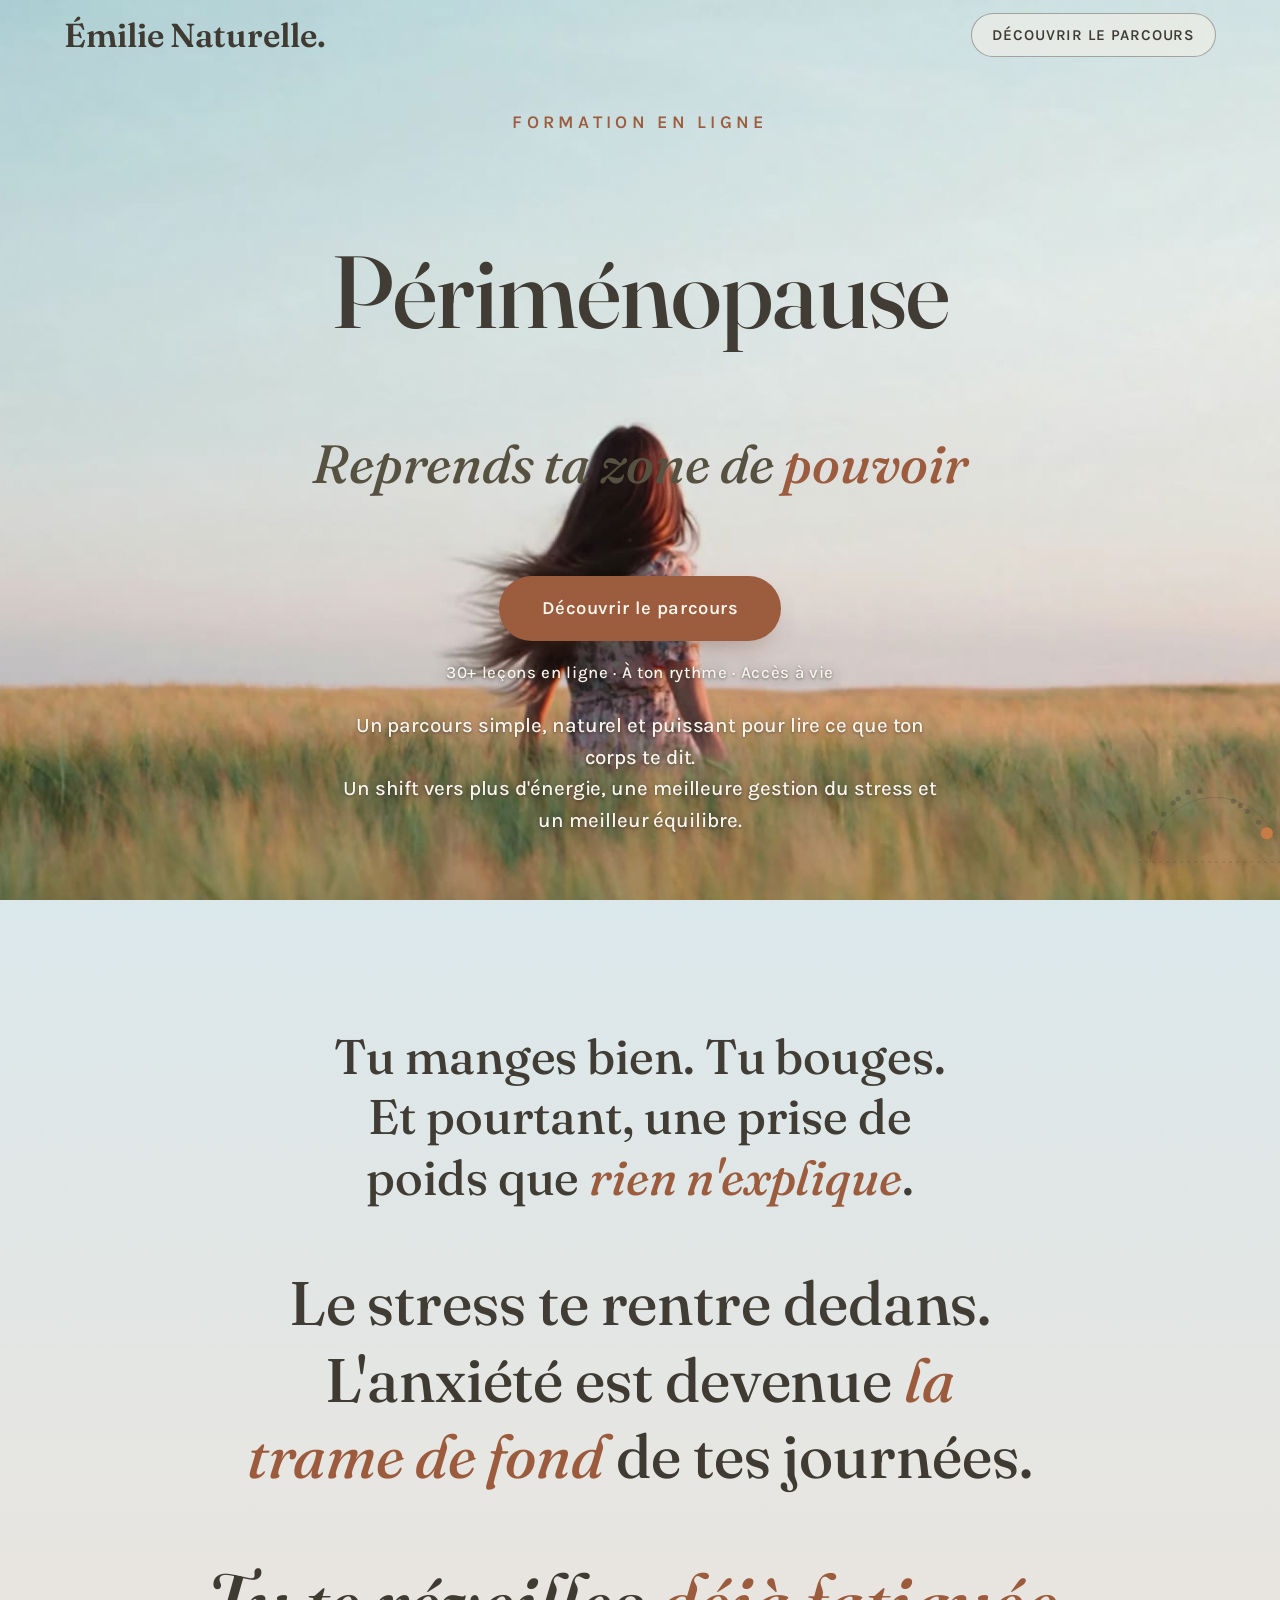
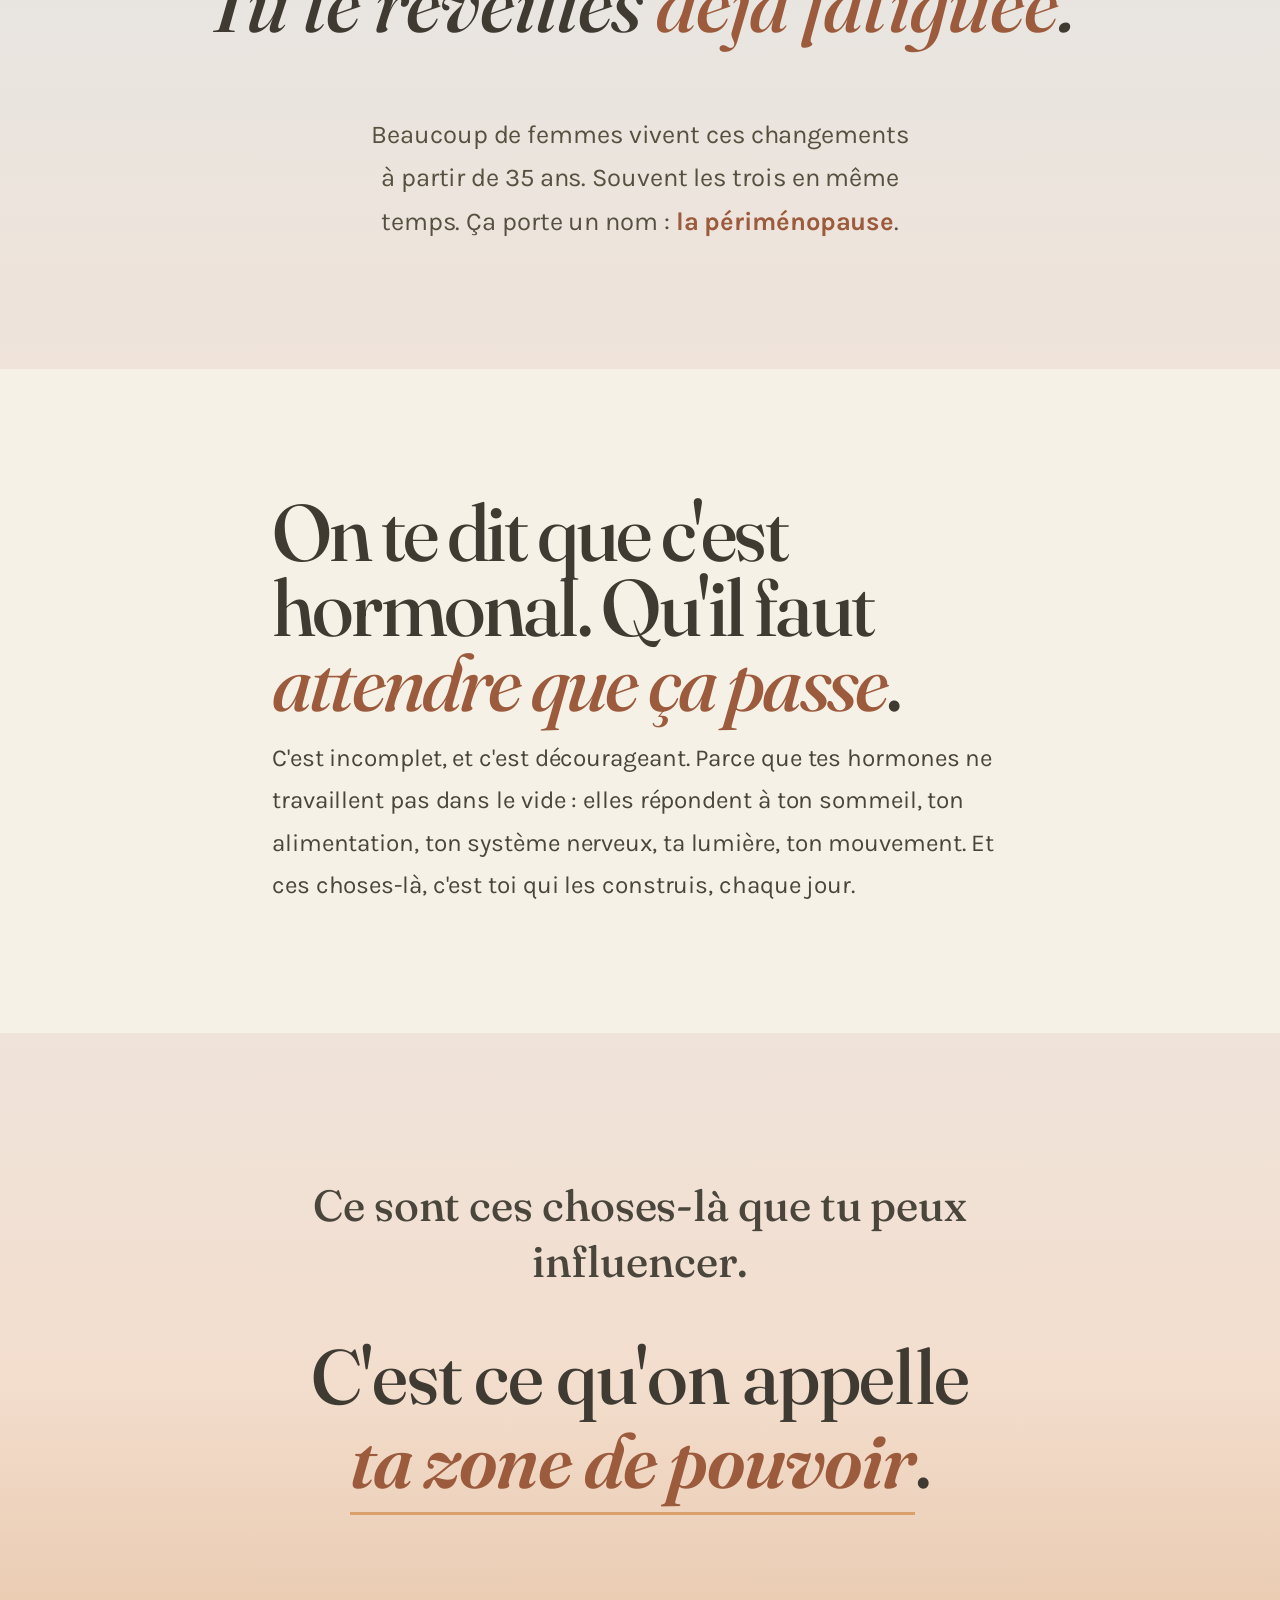
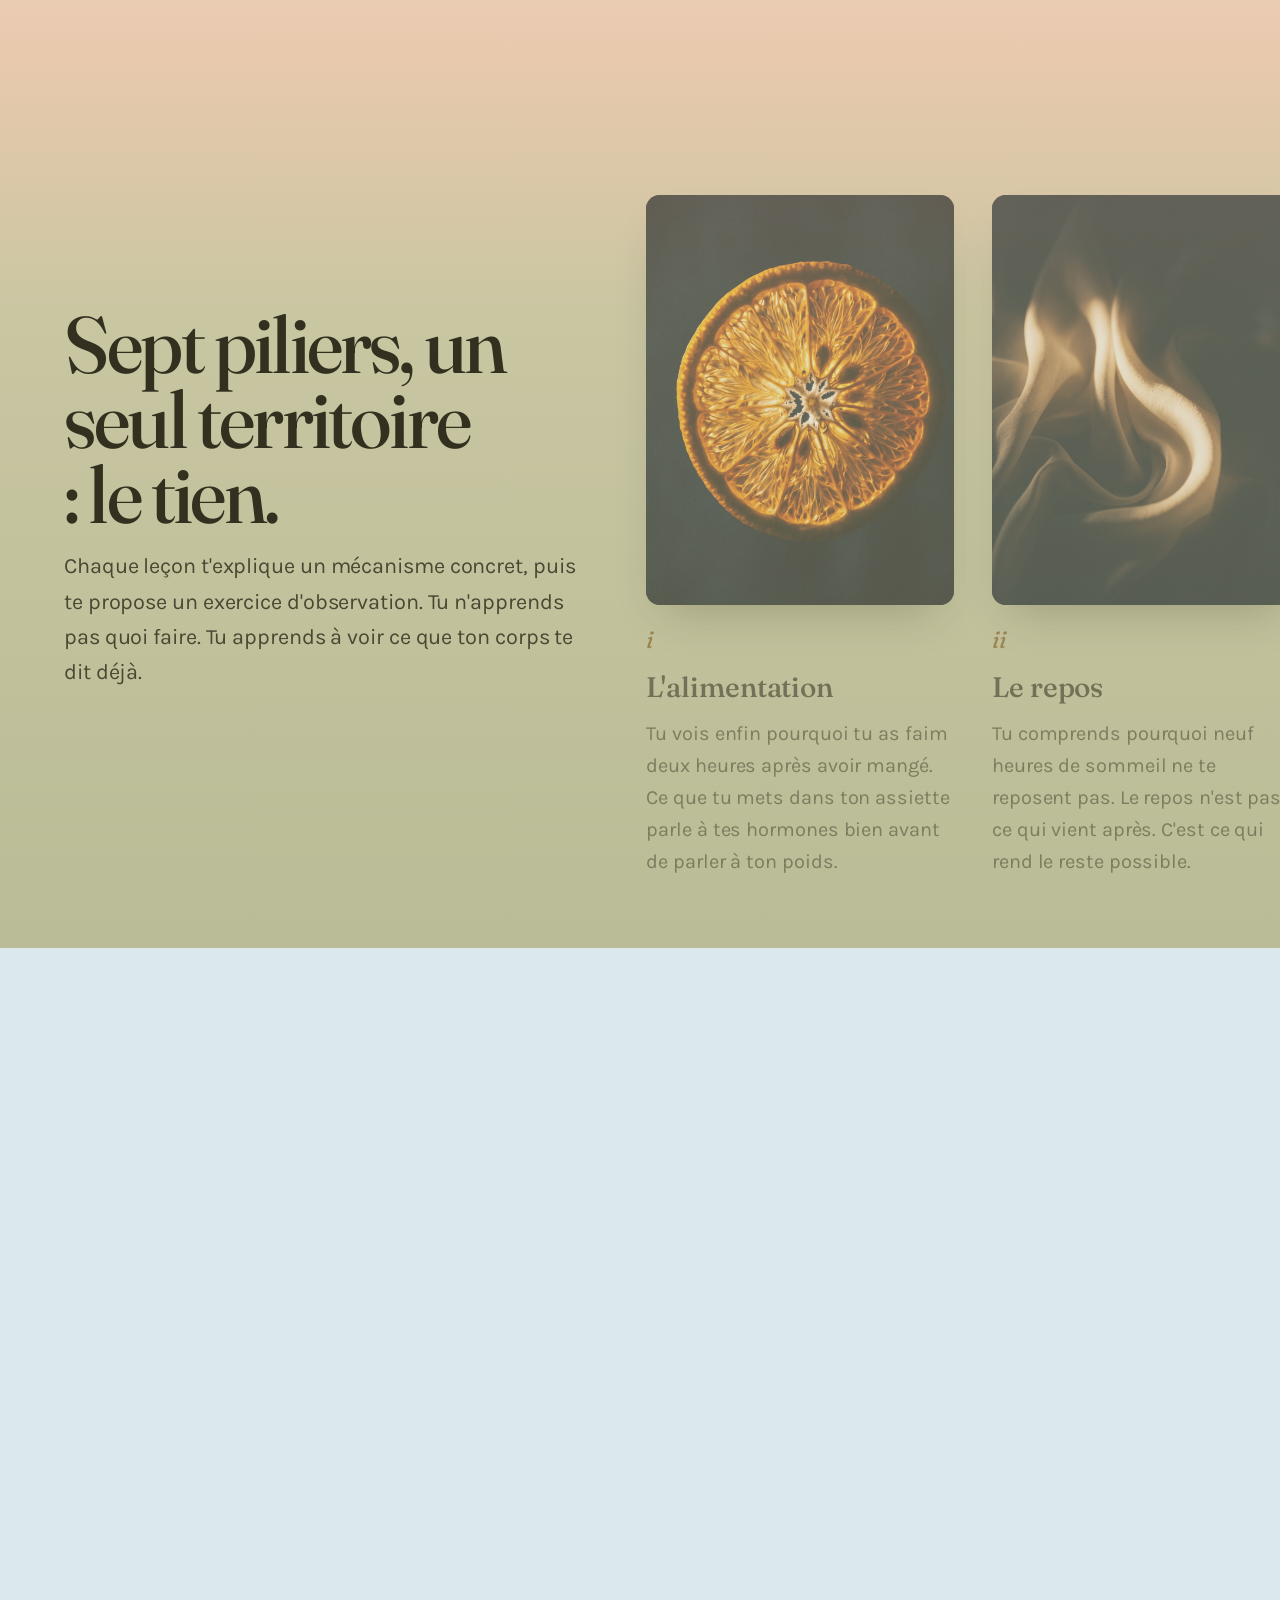
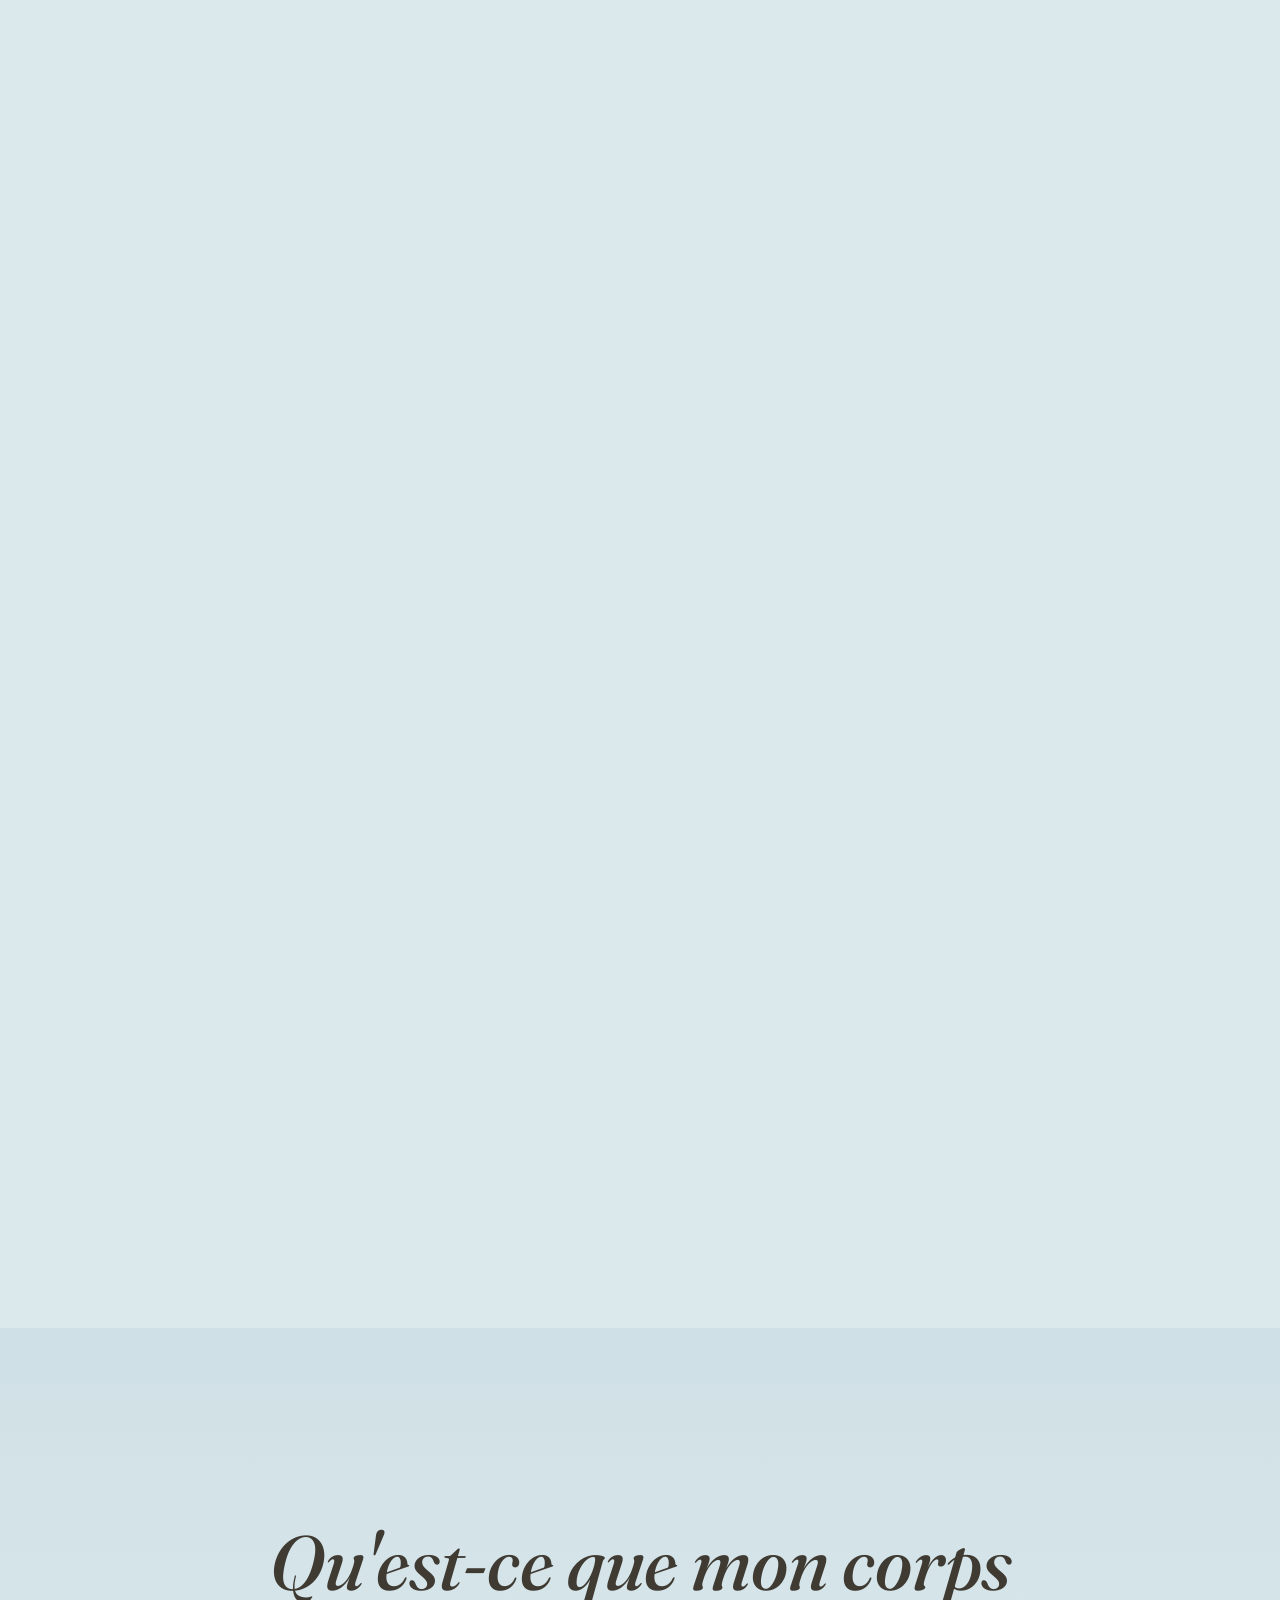
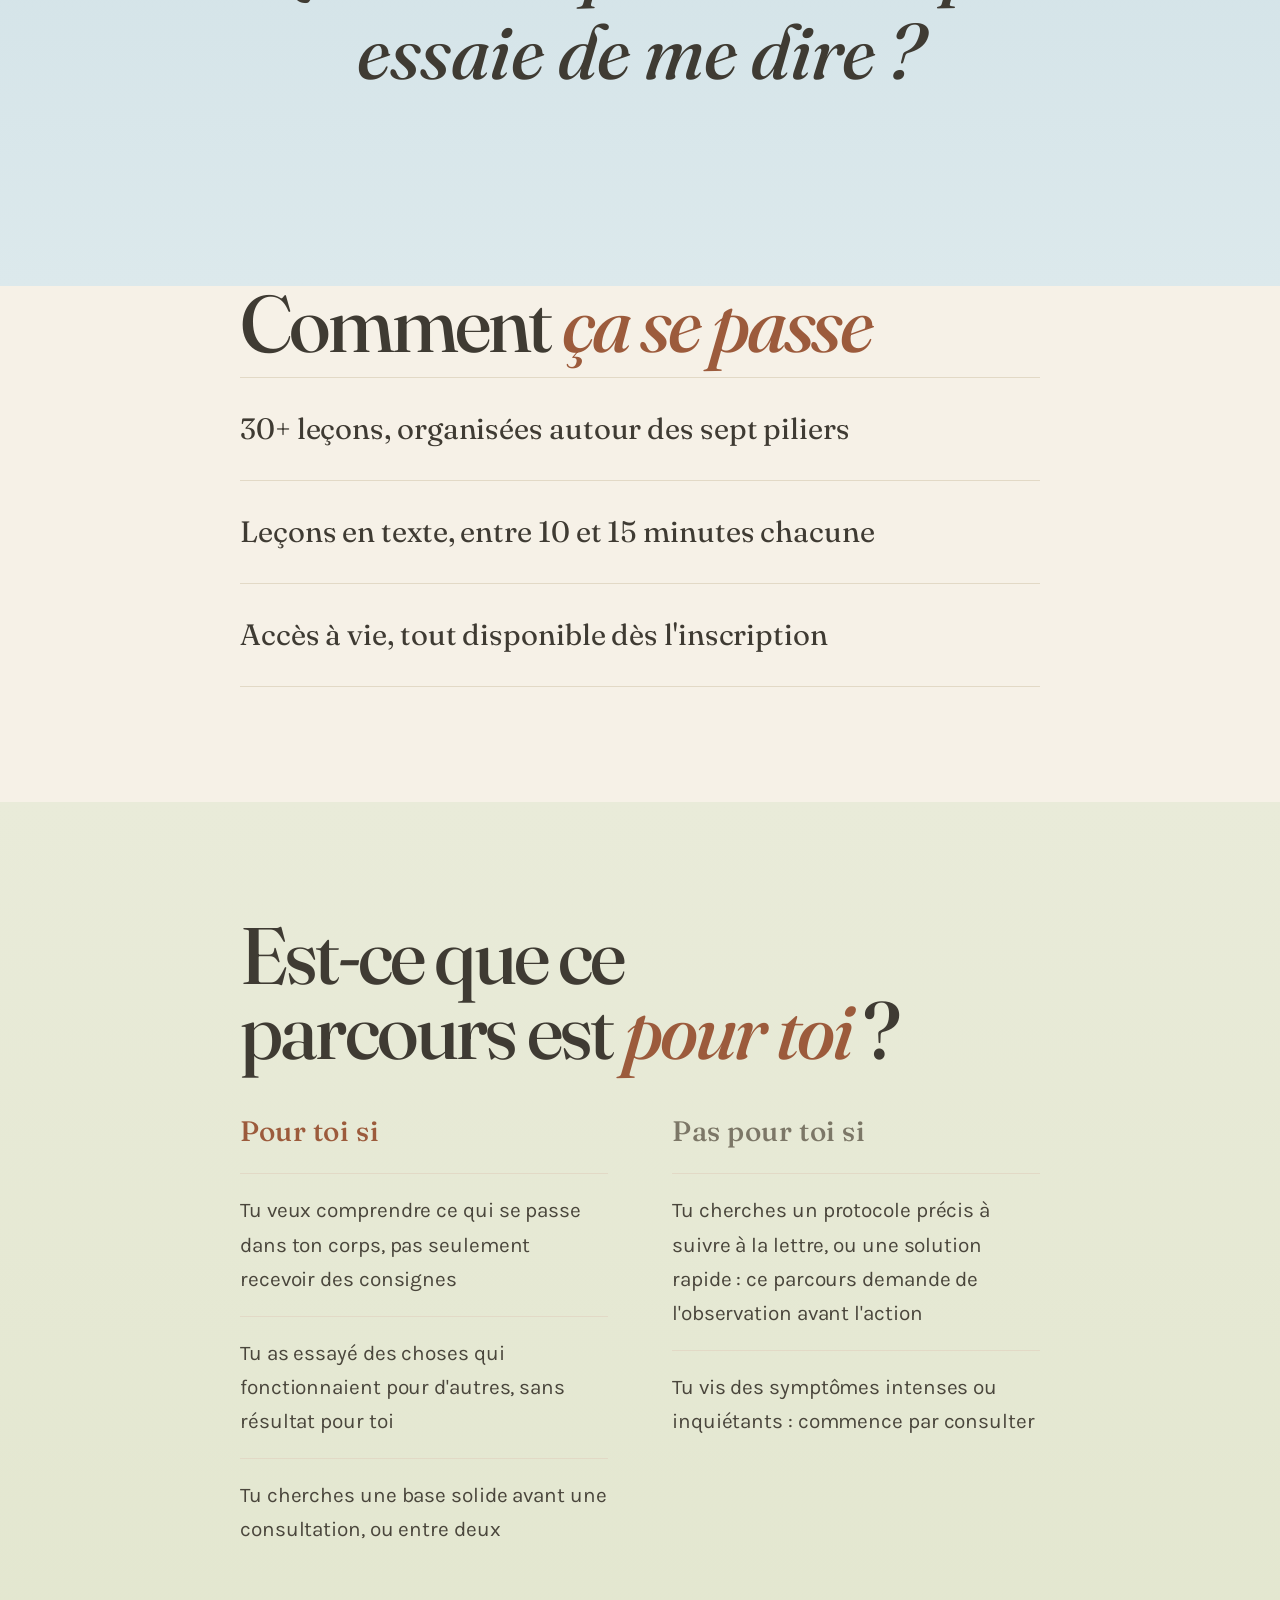
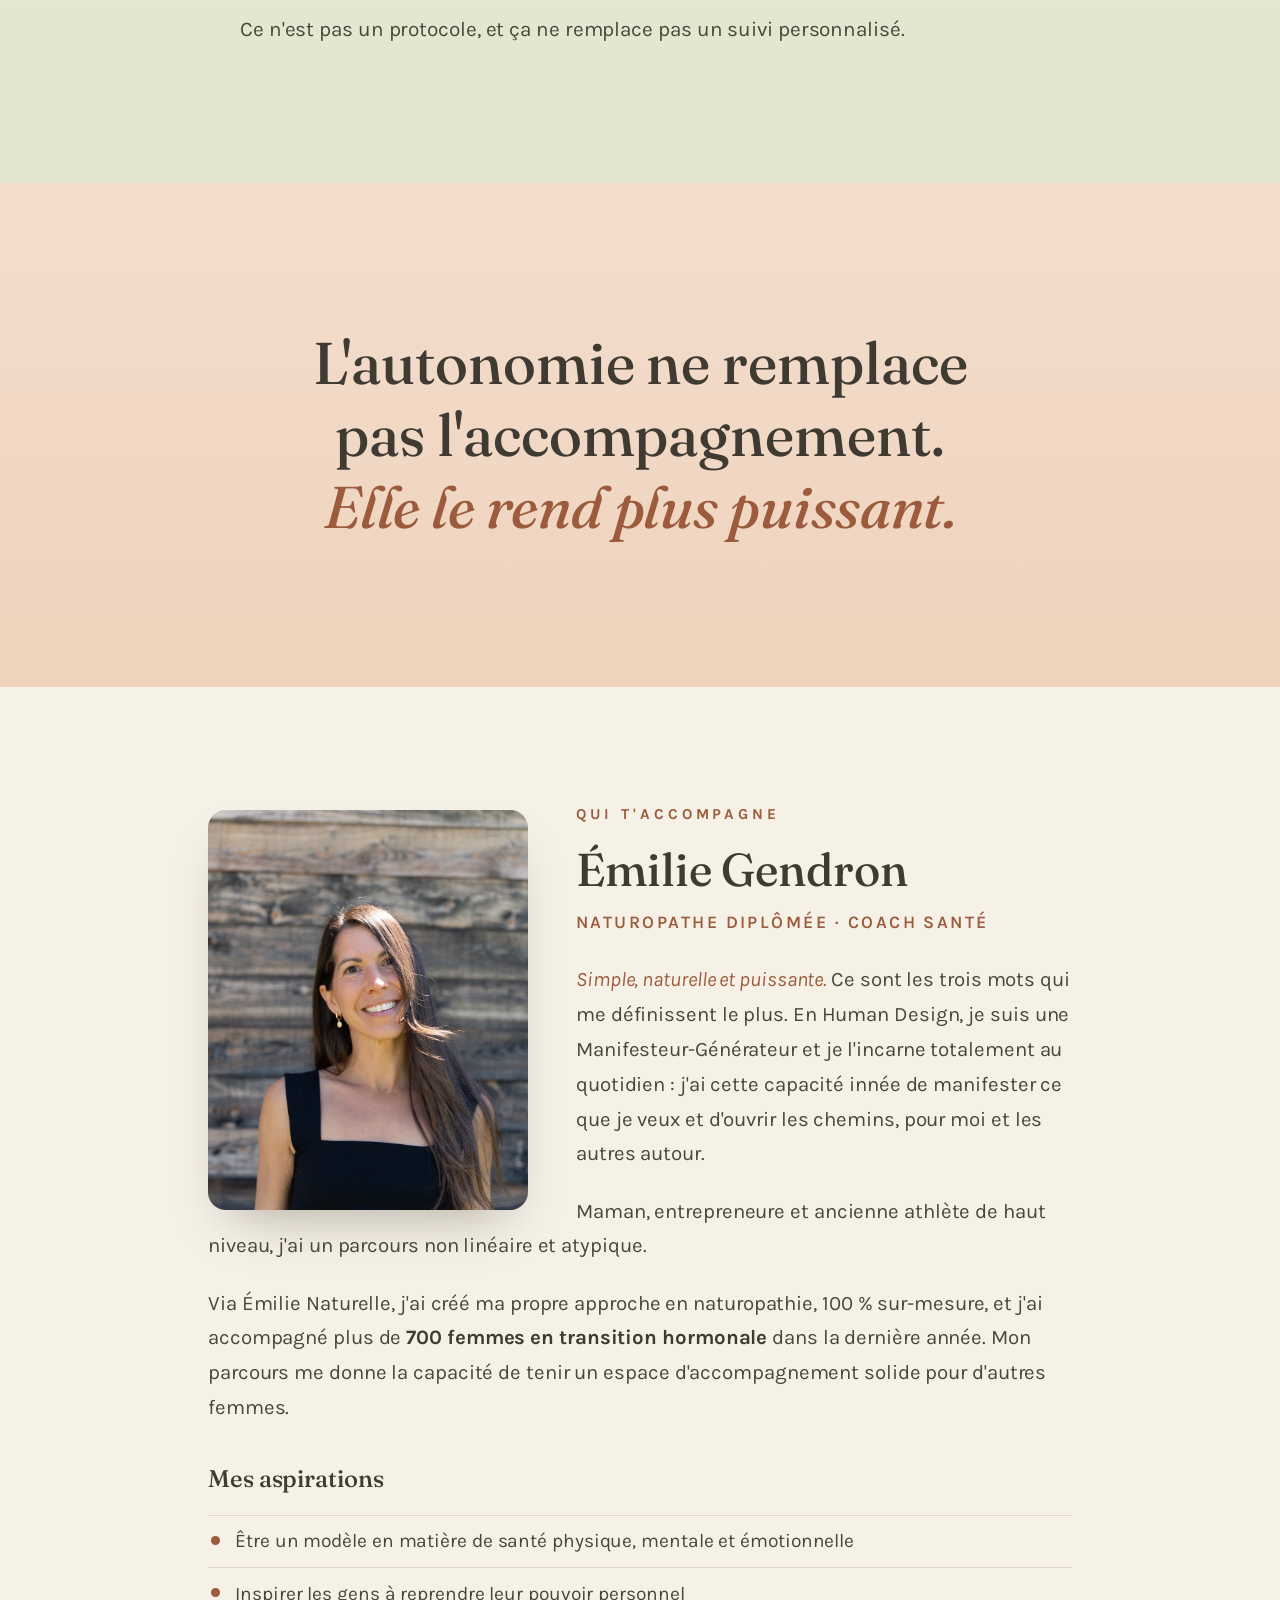
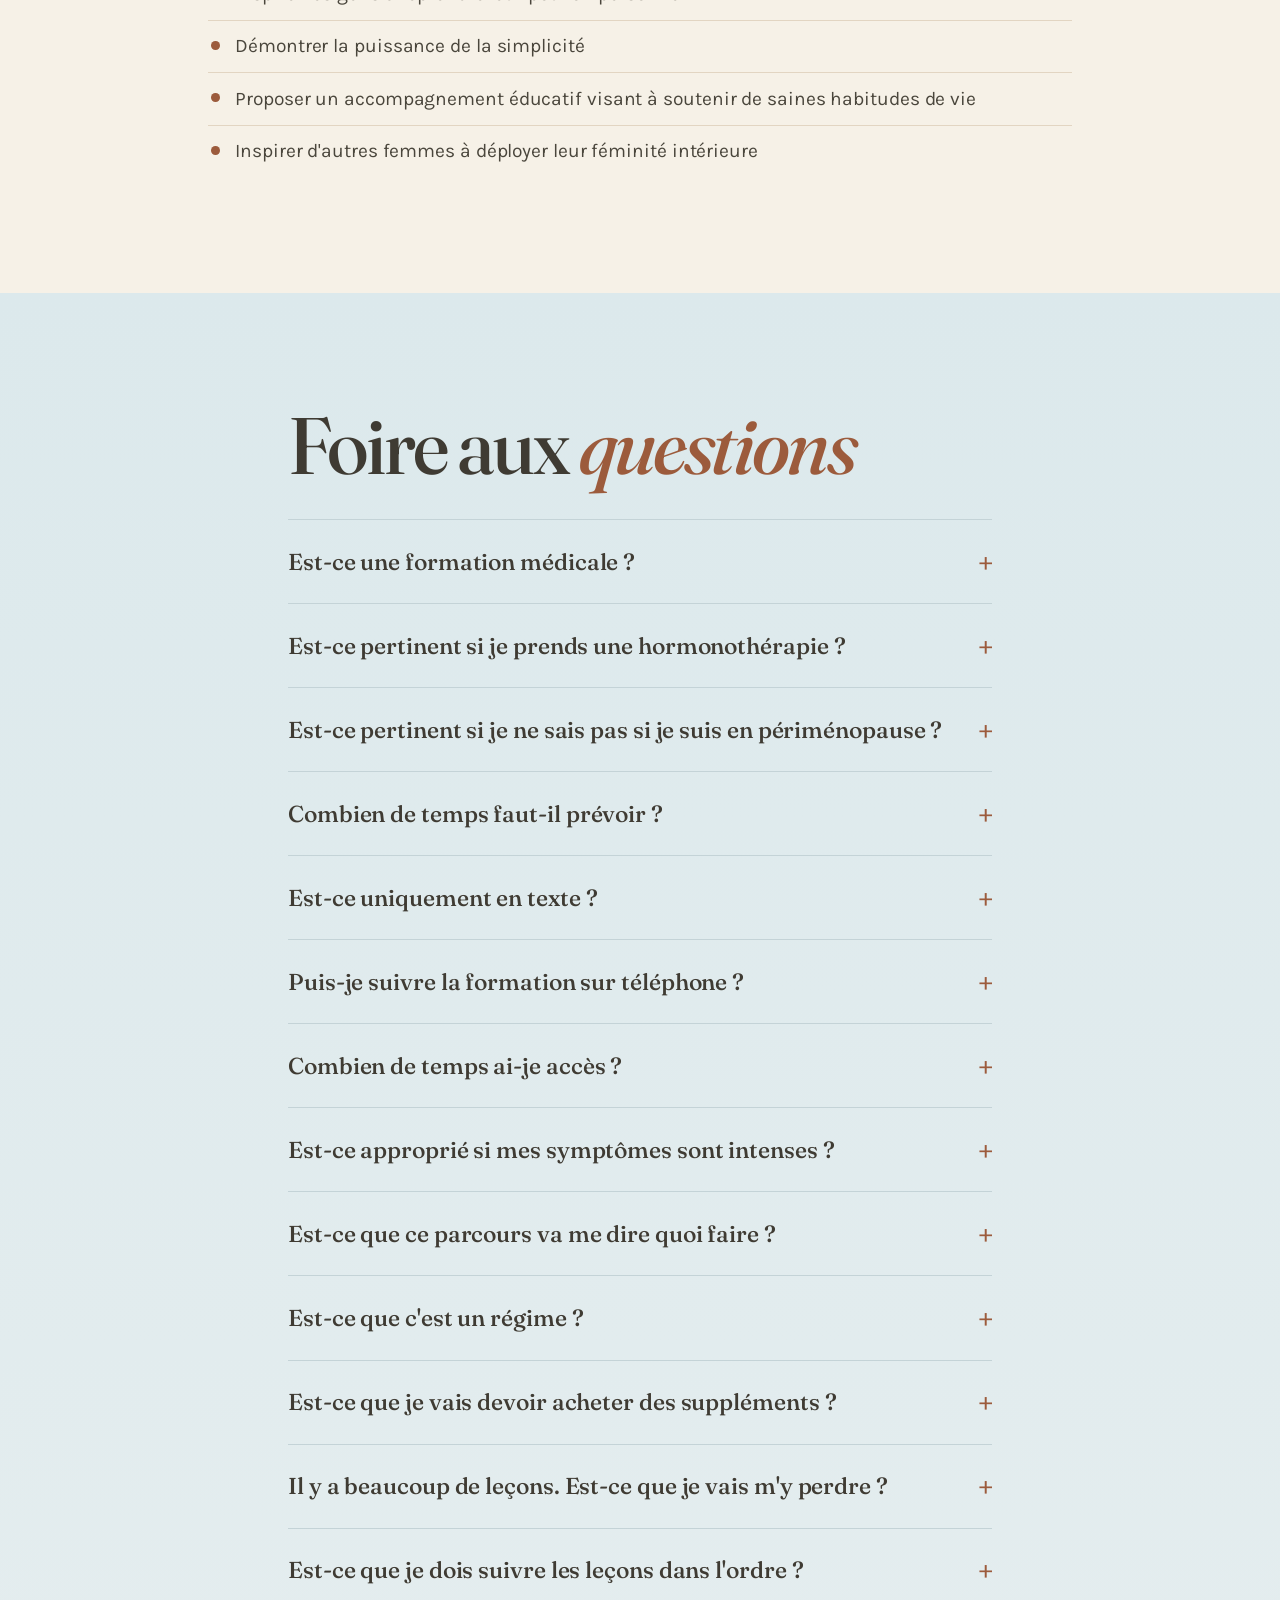
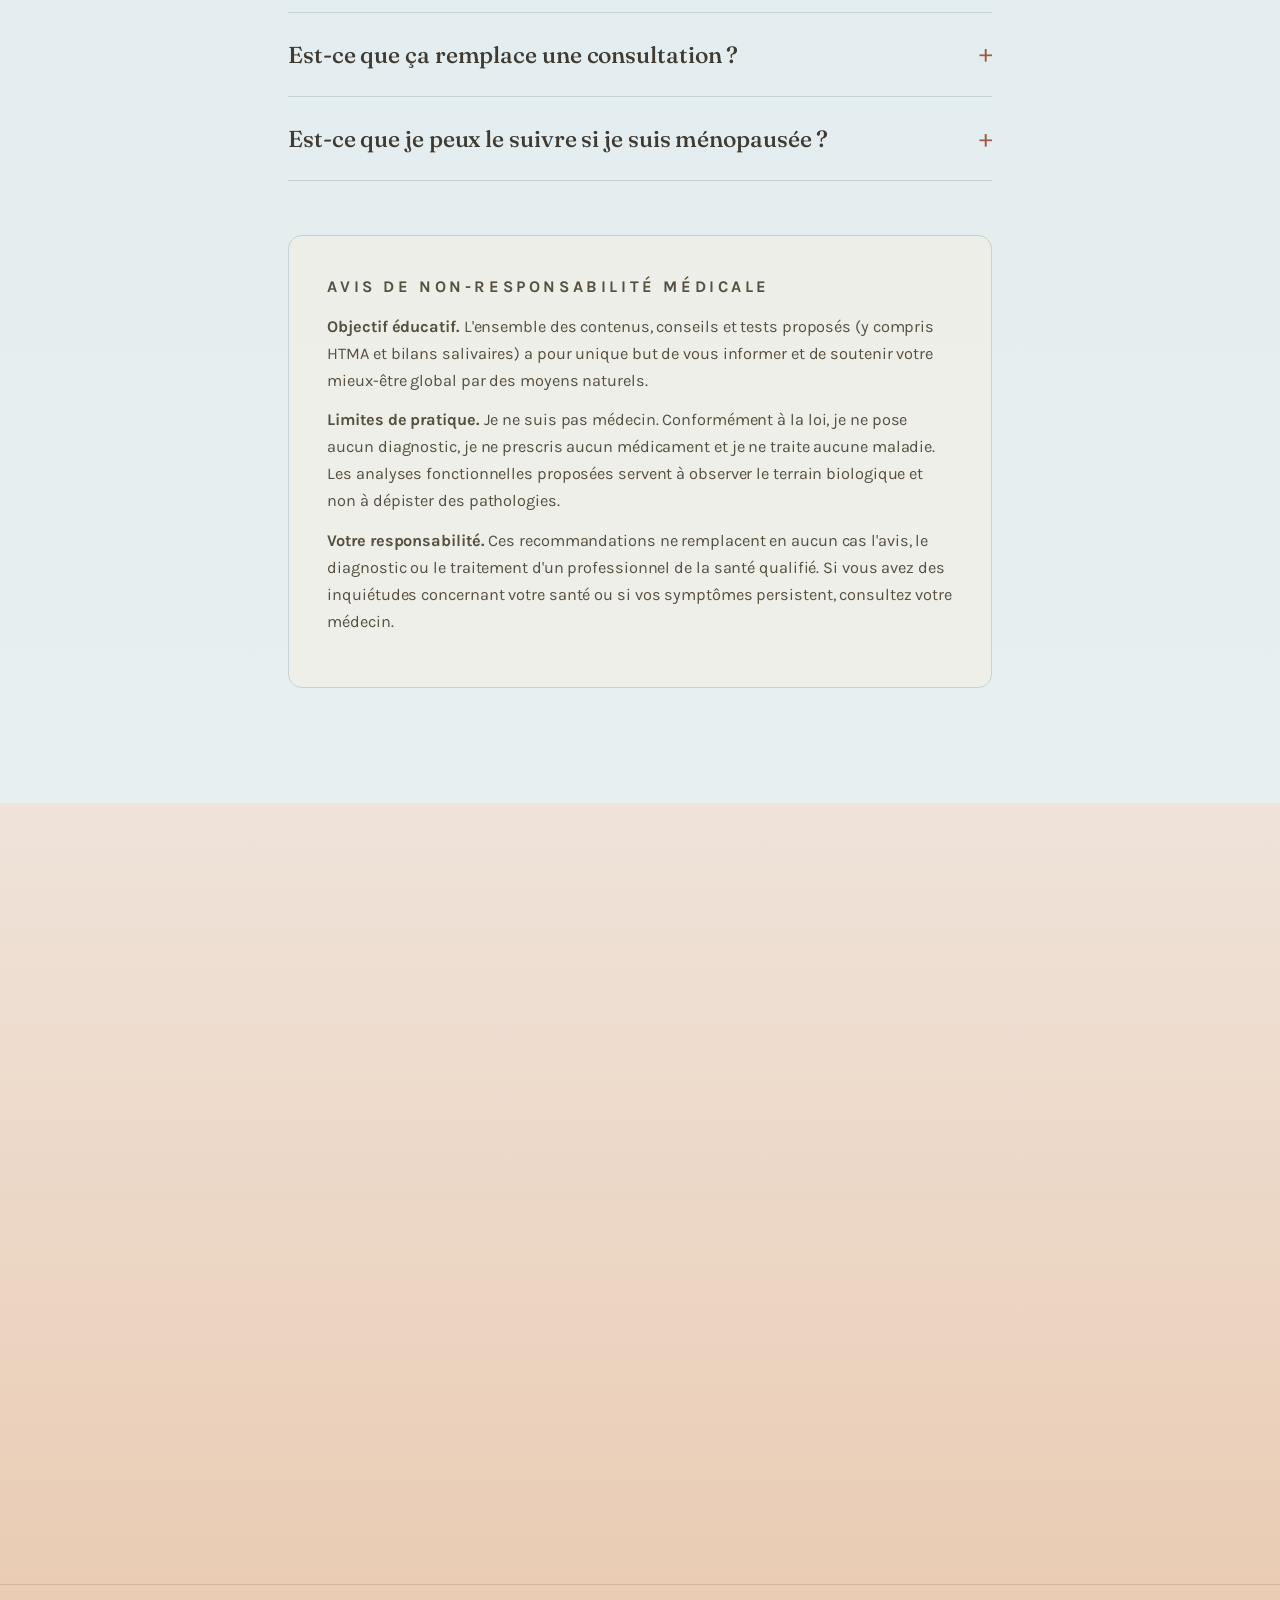
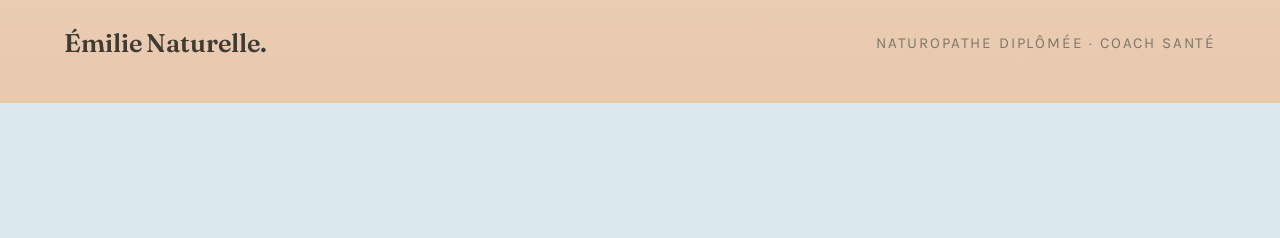
<file: version5/index.html>
<!doctype html>
<html lang="fr">
<head>
<meta charset="utf-8">
<meta name="viewport" content="width=device-width, initial-scale=1, viewport-fit=cover">
<title>Périménopause, ta zone de pouvoir · Émilie Naturelle</title>
<meta name="description" content="La formation en ligne sur la périménopause qui t'apprend à lire ce que ton corps te dit. Par Émilie Naturelle, naturopathe. 30+ leçons, accès à vie.">
<meta property="og:type" content="website">
<meta property="og:title" content="Périménopause, ta zone de pouvoir">
<meta property="og:description" content="La formation en ligne sur la périménopause qui t'apprend à lire ce que ton corps te dit. Par Émilie Naturelle, naturopathe. 30+ leçons, accès à vie.">
<meta property="og:url" content="https://davidauthentique.github.io/zonedepouvoir/version5/">
<meta property="og:image" content="https://davidauthentique.github.io/zonedepouvoir/version5/assets/og-image.jpg">
<meta property="og:image:width" content="1200">
<meta property="og:image:height" content="630">
<meta name="twitter:card" content="summary_large_image">
<meta name="twitter:image" content="https://davidauthentique.github.io/zonedepouvoir/version5/assets/og-image.jpg">
<link rel="icon" type="image/png" href="assets/favicon.png">
<link rel="apple-touch-icon" href="assets/favicon.png">
<link rel="preconnect" href="https://fonts.googleapis.com">
<link rel="preconnect" href="https://fonts.gstatic.com" crossorigin>
<link href="https://fonts.googleapis.com/css2?family=Fraunces:ital,opsz,wght@0,9..144,300..600;1,9..144,300..600&family=Karla:ital,wght@0,300..700;1,300..700&display=swap" rel="stylesheet">
<link rel="stylesheet" href="scrollcraft.css">
<style>
  /* ============ Thème « le champ » : tiré de la photo ============
     ciel #C3DAE0 -> horizon rosé #EEDCD5 -> blé #C8BD92 / sauge #9FA47C
     encre olive-brun #3F3B33, accent auburn #9C5B3C */
  :root {
    --sc-canvas:     #DCE9EC;
    --sc-surface:    #F6F1E7;
    --sc-ink:        #3F3B33;
    --sc-ink-soft:   #7C7767;
    --sc-accent:     #9C5B3C;
    --sc-accent-ink: #FBF7EF;
    --sc-font-display: "Fraunces", Georgia, serif;
    --sc-font-text:    "Karla", system-ui, sans-serif;
  }
  body { background: var(--sc-canvas); color: var(--sc-ink); }
  .sc-body { font-size: clamp(1.2rem, 1.7vw, 1.4rem); color: var(--sc-ink); }
  .accent-italique { font-style: italic; color: var(--sc-accent); }
  .sc-grain { opacity: 0.03; }

  /* ---------- cadran d'aube, version douce ---------- */
  .cadran { position: fixed; right: 0; bottom: 0; z-index: 30; width: 150px; height: 150px; pointer-events: none; }
  .cadran svg { display: block; width: 100%; height: 100%; overflow: visible; }
  .cadran__marque { pointer-events: auto; cursor: pointer; fill: rgba(63,59,51,0.35); transition: fill 160ms var(--sc-ease-out); opacity: 0; transform: scale(0.2); transform-origin: center; transform-box: fill-box; }
  .cadran__marque.est-passee { opacity: 1; transform: scale(1); transition: opacity 500ms var(--sc-ease-out), transform 500ms var(--sc-ease-out), fill 160ms; }
  .cadran__marque:hover, .cadran__marque:focus-visible { fill: #9C5B3C; }
  .cadran__soleil { filter: drop-shadow(0 0 8px rgba(156,91,60,0.5)); }
  @media (max-width: 700px) {
    .hero-titre { font-size: clamp(2.2rem, 10.5vw, 3.4rem); line-height: 1.08; }
    .hero-titre2 { font-size: clamp(1.5rem, 6.5vw, 2.2rem); } .cadran { width: 100px; height: 100px; } }

  /* ---------- barre de site ---------- */
  .site-bar { position: fixed; top: 0; left: 0; right: 0; z-index: 40; display: flex; justify-content: space-between; align-items: center; gap: 0.8rem; padding: calc(var(--sc-2) + env(safe-area-inset-top)) var(--sc-gutter) var(--sc-2); }
  .site-bar__marque { font-family: var(--sc-font-display); font-weight: 600; white-space: nowrap; font-size: clamp(1.6rem, 2.6vw, 2.3rem); color: var(--sc-ink); text-decoration: none; }
  .site-bar__cta { font-family: var(--sc-font-text); font-weight: 600; font-size: 0.95rem; letter-spacing: 0.06em; text-transform: uppercase; color: var(--sc-ink); text-decoration: none; border: 1.5px solid rgba(63,59,51,0.4); border-radius: 999px; padding: 0.55em 1.3em; background: rgba(246,241,231,0.55); backdrop-filter: blur(4px); transition: background 160ms var(--sc-ease-out), color 160ms var(--sc-ease-out); }
  .site-bar__cta:hover { background: var(--sc-ink); color: var(--sc-surface); }
  .site-bar__cta:active { transform: translateY(1px); }

  /* ---------- héro : la boucle du champ, texte dans le ciel ---------- */
  .hero { position: relative; height: 100svh; min-height: 620px; overflow: hidden; background: #C3DAE0; }
  .hero video, .hero .hero-poster { position: absolute; inset: 0; width: 100%; height: 100%; object-fit: cover; object-position: 50% 22%; transform: scale(1.16); transform-origin: 50% 0; }
  .hero-inner { position: absolute; inset: 0; z-index: 2; display: flex; flex-direction: column; align-items: center; justify-content: space-between; text-align: center; padding: clamp(5.5rem, 12vh, 8rem) min(6vw, 72px) clamp(2.5rem, 7vh, 4.5rem); }
  .hero-eyebrow { margin: 0 auto 1.2rem; font-family: var(--sc-font-text); font-weight: 600; font-size: clamp(1rem, 1.4vw, 1.15rem); letter-spacing: 0.24em; text-transform: uppercase; color: var(--sc-accent); opacity: 0; animation: entre 1.2s var(--sc-ease-out) 0.15s forwards; }
  .hero-titre { margin: 0 auto; font-family: var(--sc-font-display); font-weight: 480; letter-spacing: -0.01em; font-size: clamp(3rem, 8vw, 6.6rem); line-height: 1.03; color: var(--sc-ink); text-wrap: balance; opacity: 0; transform: translateY(22px); animation: entre 1.4s var(--sc-ease-out) 0.35s forwards; }
  .hero-titre .accent-italique { font-style: italic; color: var(--sc-accent); }
  .hero-titre2 { margin: 0.4rem auto 0; font-family: var(--sc-font-display); font-weight: 480; font-style: italic; font-size: clamp(1.9rem, 4.2vw, 3.4rem); line-height: 1.1; color: #55503F; text-wrap: balance; opacity: 0; transform: translateY(18px); animation: entre 1.3s var(--sc-ease-out) 0.55s forwards; }
  .hero-titre2 .accent-italique { color: var(--sc-accent); }
  .hero-sub { margin: 0.4rem auto 0; max-width: 52ch; font-weight: 400; font-size: clamp(1.15rem, 1.6vw, 1.35rem); line-height: 1.55; color: #FBF7EF; font-weight: 500;
    text-shadow: 0 1px 3px rgba(45,40,32,0.55), 0 2px 18px rgba(45,40,32,0.5); opacity: 0; animation: entre 1.2s var(--sc-ease-out) 0.7s forwards; }
  .hero-bas { margin-top: 0; display: flex; flex-direction: column; align-items: center; gap: 1.1rem; opacity: 0; animation: entre 1.2s var(--sc-ease-out) 1s forwards; }
  .hero-cta { display: inline-block; font-family: var(--sc-font-text); font-weight: 600; font-size: 1.15rem; letter-spacing: 0.03em; color: #FBF7EF; background: var(--sc-accent); text-decoration: none; border-radius: 999px; padding: 0.95em 2.3em; box-shadow: 0 14px 30px -14px rgba(102,58,34,0.45); transition: background 150ms var(--sc-ease-out), transform 150ms var(--sc-ease-out); }
  .hero-cta:hover { background: #874C31; }
  .hero-cta:active { transform: scale(0.97); }
  .hero-note { margin: 0; font-size: 1.05rem; letter-spacing: 0.04em; font-weight: 500; color: #FBF7EF;
    text-shadow: 0 1px 3px rgba(45,40,32,0.55), 0 2px 16px rgba(45,40,32,0.5); }
  @keyframes entre { to { opacity: 1; transform: translateY(0); } }
  @media (prefers-reduced-motion: reduce) { .hero-eyebrow, .hero-titre, .hero-titre2, .hero-sub, .hero-bas { animation: none; opacity: 1; transform: none; } }

  /* ---------- reconnaissance : pin sur ciel ---------- */
  .argument { text-align: center; padding: clamp(7rem, 14vh, 11rem) var(--sc-gutter); background: linear-gradient(to bottom, #DCE9EC, #EFE3DA); position: relative; z-index: 2; }
  /* crescendo typographique : chaque phrase monte en taille jusqu'à la chute */
  .argument p { margin: 0 auto clamp(2.8rem, 6.5vh, 4.5rem); font-family: var(--sc-font-display); font-weight: 480; line-height: 1.24; color: var(--sc-ink); text-wrap: balance; }
  .argument p:nth-child(1) { font-size: clamp(1.9rem, 3.8vw, 3.1rem); max-width: 26ch; }
  .argument p:nth-child(2) { font-size: clamp(2.3rem, 4.8vw, 4rem); max-width: 24ch; }
  .argument p:nth-child(3) { font-size: clamp(2.9rem, 6.4vw, 5.4rem); max-width: 18ch; font-style: italic; }
  .argument p.note-humaine { font-family: var(--sc-font-text); font-weight: 400; font-style: normal; font-size: clamp(1.35rem, 2vw, 1.65rem); line-height: 1.7; max-width: 42ch; color: #55503F; margin-bottom: 0; }
  .argument p.note-humaine strong { color: var(--sc-accent); font-weight: 700; }

  /* ---------- renversement : flow sur crème ---------- */
  .renversement { background: var(--sc-surface); padding: clamp(7rem, 14vh, 11rem) var(--sc-gutter); position: relative; z-index: 2; }
  .renversement .sc-wrap { max-width: 54rem; }
  .renversement h2 { font-weight: 480; }
  .renversement .sc-body { font-size: clamp(1.3rem, 1.9vw, 1.55rem); line-height: 1.75; max-width: 56ch; color: #4A463C; }

  /* ---------- le pic, doux et typographique ---------- */
  .pic-stage { text-align: center; padding: clamp(8rem, 16vh, 12rem) var(--sc-gutter); background: linear-gradient(to bottom, #EFE3DA 0%, #F3DECE 55%, #E9C9AE 100%); position: relative; z-index: 2; }
  .pic-stage .ligne-moyenne { margin: 0 auto clamp(2.2rem, 5vh, 3.5rem); font-family: var(--sc-font-display); font-weight: 480; font-size: clamp(1.9rem, 3.4vw, 3.1rem); line-height: 1.3; max-width: 24ch; color: #4A463C; }
  .pic-stage .ligne-pic { margin: 0 auto; font-family: var(--sc-font-display); font-weight: 500; letter-spacing: -0.015em; font-size: clamp(2.6rem, 6vw, 5.8rem); line-height: 1.1; max-width: 15ch; color: var(--sc-ink); text-wrap: balance; }
  .pic-stage .zone-soulignee { font-style: italic; font-weight: 600; color: var(--sc-accent); border-bottom: 3px solid #D9A06B; padding-bottom: 0.05em; }

  /* ---------- sept piliers : rail sur sauge doux ---------- */
  .rail-stage { background: linear-gradient(to bottom, #E9C9AE, #C9C6A2 30%, #B9BC96); }
  .rail { display: flex; gap: clamp(1.4rem, 3vw, 2.75rem); padding: 0 var(--sc-gutter); height: 100%; align-items: center; }
  .rail__lead { flex: 0 0 auto; width: min(34rem, 68vw); }
  .rail__lead h2 { font-weight: 480; color: #33301F; }
  .rail__lead .sc-body { color: #4A4732; }
  .pilier { flex: 0 0 auto; width: clamp(15rem, 24vw, 21rem); height: calc(clamp(15rem, 24vw, 21rem) * 1.3334 + 14rem); display: flex; flex-direction: column; }
  .pilier figure { flex: 0 0 auto; }
  .pilier figure { margin: 0 0 var(--sc-4); border-radius: 14px; overflow: hidden; aspect-ratio: 3 / 4; background: #14161C; box-shadow: 0 22px 44px -20px rgba(51,48,31,0.5); }
  .pilier img { width: 100%; height: 100%; object-fit: cover; display: block; }
  .pilier .numeral { font-family: var(--sc-font-display); font-style: italic; font-size: 1.5rem; color: #7A5210; }
  .pilier h3 { margin: 0.3rem 0 0.5rem; font-family: var(--sc-font-display); font-weight: 500; font-size: clamp(1.65rem, 2.2vw, 2.1rem); color: #33301F; }
  .pilier p { margin: 0; font-weight: 400; font-size: 1.25rem; line-height: 1.6; color: #4A4732; max-width: 34ch; min-height: 8.2rem; }
  .rail__note { flex: 0 0 auto; width: min(26rem, 70vw); padding-right: 10vw; }
  .rail__note p { font-family: var(--sc-font-display); font-style: italic; font-size: clamp(1.55rem, 2.4vw, 2rem); line-height: 1.5; color: #33301F; }
  @media (prefers-reduced-motion: no-preference) {
    .pilier { opacity: calc(0.55 + var(--sc-p, 1) * 0.45); transform: translateY(calc((1 - var(--sc-p, 1)) * 14px)); }
  }

  /* ---------- plein jour : question + parcours ---------- */
  .clair { background: var(--sc-surface); position: relative; z-index: 2; }
  #acte-question { background: transparent; }
  .parcours { background: #F6F1E7; }
  .question { min-height: 62vh; display: grid; place-items: center; text-align: center; padding: var(--sc-section) var(--sc-gutter); background: linear-gradient(to bottom, #CFE0E6, #DCE9EC); }
  .question p { margin: 0; font-family: var(--sc-font-display); font-style: italic; font-weight: 480; font-size: clamp(2.3rem, 6vw, 5.2rem); line-height: 1.16; max-width: 18ch; color: var(--sc-ink); text-wrap: balance; }
  .parcours { padding: 0 var(--sc-gutter) var(--sc-section); }
  .parcours .sc-wrap { max-width: 58rem; }
  .parcours h2 { font-weight: 480; }
  .liste-lignes p { margin: 0; padding: 1.7rem 0; border-top: 1px solid #E2D9C6; font-family: var(--sc-font-display); font-size: clamp(1.6rem, 2.3vw, 2.1rem); color: var(--sc-ink); }
  .liste-lignes p:last-child { border-bottom: 1px solid #E2D9C6; }
  .deux-colonnes { display: grid; grid-template-columns: repeat(auto-fit, minmax(17rem, 1fr)); gap: clamp(2.5rem, 5vw, 4.5rem); margin-top: clamp(3rem, 6vh, 4.5rem); }
  .etiquette { font-family: var(--sc-font-display); font-size: clamp(1.5rem, 2.2vw, 2rem); letter-spacing: 0.02em; text-transform: none; font-weight: 500; margin: 0 0 1.2rem; }
  .pour-toi .etiquette { color: var(--sc-accent); }
  .pas-pour-toi .etiquette { color: var(--sc-ink-soft); }
  .deux-colonnes p:not(.etiquette) { margin: 0; padding: 1.2rem 0; border-top: 1px solid #E2D9C6; font-weight: 400; font-size: 1.3rem; line-height: 1.65; color: #4A463C; }
  .nuance { margin-top: clamp(2.5rem, 5vh, 3.5rem); font-weight: 400; font-size: 1.3rem; line-height: 1.75; color: #4A463C; max-width: 62ch; }

  /* ---------- les leçons ---------- */
  .lecons { padding-top: 0; padding-bottom: var(--sc-section); }
  .lecons-placeholder { margin-top: clamp(2rem, 4vh, 3rem); border: 1.5px dashed #C7B79C; border-radius: 12px; padding: clamp(1.8rem, 3.5vw, 2.6rem); font-family: var(--sc-font-display); font-style: italic; font-size: 1.35rem; line-height: 1.7; color: #9A8A6E; }
  /* ---------- pour qui : section en soi ---------- */
  .pour-qui { padding: var(--sc-section) var(--sc-gutter); background: linear-gradient(to bottom, #E9EBD9, #E2E6CE); }
  .pour-qui .sc-wrap { max-width: 58rem; }
  .pour-qui .deux-colonnes { margin-top: clamp(2.2rem, 4.5vh, 3.5rem); }
  .pour-qui-titre { margin: 0; font-weight: 480; }
  /* ---------- le shift : autonomie en gros titre ---------- */
  .autonomie { padding: clamp(8rem, 16vh, 13rem) var(--sc-gutter); background: linear-gradient(to bottom, #F3DECE, #EFD3BC); text-align: center; position: relative; z-index: 2; }
  .autonomie .sc-wrap { max-width: 62rem; }
  .autonomie-titre { margin: 0 auto; font-family: var(--sc-font-display); font-weight: 480; font-size: clamp(2.2rem, 4.6vw, 4.2rem); line-height: 1.22; color: var(--sc-ink); text-wrap: balance; }
  /* ---------- bio d'Émilie (placeholders) ---------- */
  .bio { background: #F6F1E7; padding: var(--sc-section) var(--sc-gutter); position: relative; z-index: 2; }
  .bio .sc-wrap { max-width: 62rem; display: block; }
  @media (max-width: 860px) { .bio-photo { float: none !important; width: 100% !important; max-width: 22rem; margin: 0 auto 2rem !important; } }
  /* la photo flotte à gauche : le texte l'enveloppe */
  .bio-photo { float: left; width: min(20rem, 42%); aspect-ratio: 4 / 5; margin: 0.5rem clamp(1.8rem, 4vw, 3rem) 1rem 0; border-radius: 18px; overflow: hidden; background: #E2D5C2; box-shadow: 0 26px 50px -24px rgba(63,59,51,0.4); }
  .bio-photo img { width: 100%; height: 100%; object-fit: cover; object-position: 50% 18%; display: block; }
  .bio-texte .etiquette-bio { margin: 0 0 1rem; font-size: 0.95rem; letter-spacing: 0.26em; text-transform: uppercase; font-weight: 700; color: var(--sc-accent); }
  .bio-texte h2 { margin: 0 0 1.4rem; font-family: var(--sc-font-display); font-weight: 480; font-size: clamp(2rem, 3.6vw, 3.2rem); line-height: 1.15; color: var(--sc-ink); }
  .bio-role { margin: -0.6rem 0 1.6rem; font-family: var(--sc-font-text); font-weight: 600; font-size: 1.1rem; letter-spacing: 0.14em; text-transform: uppercase; color: var(--sc-accent); }
  .bio-p { margin: 0 0 1.4rem; font-family: var(--sc-font-text); font-weight: 400; font-size: clamp(1.15rem, 1.6vw, 1.3rem); line-height: 1.7; color: #4A463C; }
  .bio-p strong { color: var(--sc-ink); font-weight: 700; }
  .bio-aspir-titre { margin: 2.2rem 0 1rem; font-family: var(--sc-font-display); font-weight: 500; font-size: 1.5rem; color: var(--sc-ink); }
  .bio-aspirations { margin: 0; padding: 0; list-style: none; }
  .bio-aspirations li { position: relative; padding: 0.65rem 0 0.65rem 1.7rem; font-family: var(--sc-font-text); font-size: clamp(1.1rem, 1.5vw, 1.25rem); line-height: 1.6; color: #4A463C; border-top: 1px solid #E2D5C2; }
  .bio-aspirations li::before { content: ''; position: absolute; left: 0.2rem; top: 1.25rem; width: 0.55rem; height: 0.55rem; border-radius: 50%; background: var(--sc-accent); }
  .bio-placeholder { border: 1.5px dashed #C7B79C; border-radius: 12px; padding: clamp(1.6rem, 3vw, 2.4rem); font-family: var(--sc-font-display); font-style: italic; font-size: 1.35rem; line-height: 1.7; color: #9A8A6E; }

  /* ---------- FAQ ---------- */
  .faq { padding: var(--sc-section) var(--sc-gutter); background: linear-gradient(to bottom, #DCE9EC, #E8EFF0); position: relative; z-index: 2; }
  .faq .sc-wrap { max-width: 52rem; }
  .faq h2 { font-weight: 480; }
  .faq-liste { margin-top: clamp(2rem, 4vh, 3rem); }
  .faq-liste details { border-top: 1px solid #C4D3D7; }
  .faq-liste details:last-child { border-bottom: 1px solid #C4D3D7; }
  .faq-liste summary { cursor: pointer; list-style: none; display: flex; justify-content: space-between; align-items: center; gap: 1rem; padding: 1.3rem 0; font-family: var(--sc-font-display); font-weight: 500; font-size: clamp(1.25rem, 1.8vw, 1.5rem); color: var(--sc-ink); }
  .faq-liste summary::-webkit-details-marker { display: none; }
  .faq-liste summary::after { content: '+'; flex: 0 0 auto; font-family: var(--sc-font-text); font-weight: 400; font-size: 1.6rem; color: var(--sc-accent); transition: transform 180ms var(--sc-ease-out); }
  .faq-liste details[open] summary::after { transform: rotate(45deg); }
  .faq-liste details > div { padding: 0 0 1.5rem; }
  .faq-liste details p { margin: 0 0 0.9rem; font-family: var(--sc-font-text); font-weight: 400; font-size: 1.15rem; line-height: 1.7; color: #4A463C; max-width: 62ch; }
  .avis-medical { margin-top: clamp(3rem, 6vh, 4.5rem); border: 1.5px solid #C4D3D7; border-radius: 14px; padding: clamp(1.6rem, 3vw, 2.4rem); background: rgba(246,241,231,0.6); }
  .avis-titre { margin: 0 0 1rem; font-size: 0.95rem; letter-spacing: 0.22em; text-transform: uppercase; font-weight: 700; color: var(--sc-ink-soft); }
  .avis-medical p { margin: 0 0 0.8rem; font-size: 1.02rem; line-height: 1.65; color: #55503F; }
  /* ---------- clôture ---------- */
  .close-stage { display: grid; grid-template-rows: 1fr auto; background: linear-gradient(to bottom, #EFE3DA, #E9C9AE); }
  .close-inner { display: flex; flex-direction: column; align-items: center; justify-content: center; text-align: center; gap: clamp(1.6rem, 3.5vh, 2.4rem); padding: 0 var(--sc-gutter); }
  .close-inner h2 { max-width: 20ch; font-weight: 480; color: var(--sc-ink); }
  .close-inner .zone-soulignee { font-style: italic; font-weight: 600; color: var(--sc-accent); border-bottom: 3px solid #D9A06B; padding-bottom: 0.05em; }
  .prix-avenir { font-family: var(--sc-font-display); font-style: italic; font-size: 1.55rem; color: #55503F; border: 1.5px dashed #C7A27A; border-radius: 10px; padding: 0.6em 1.6em; }
  .cta { display: inline-block; font-family: var(--sc-font-text); font-weight: 600; font-size: 1.2rem; letter-spacing: 0.03em; color: #FBF7EF; background: var(--sc-accent); text-decoration: none; border-radius: 999px; padding: 1em 2.4em; box-shadow: 0 14px 34px -14px rgba(102,58,34,0.5); transition: background 150ms var(--sc-ease-out), transform 150ms var(--sc-ease-out); }
  .cta:hover { background: #874C31; }
  .cta:active { transform: scale(0.97); }
  .cta-note { font-size: 1.1rem; color: #5C5749; }
  .foot { display: flex; justify-content: space-between; align-items: center; flex-wrap: wrap; gap: 1rem; padding: 2.4rem var(--sc-gutter); border-top: 1px solid rgba(63,59,51,0.15); }
  .foot__marque { font-family: var(--sc-font-display); font-weight: 600; font-size: 1.6rem; color: var(--sc-ink); }
  .foot__role { font-size: 0.95rem; letter-spacing: 0.12em; text-transform: uppercase; color: var(--sc-ink-soft); }

  @media (max-width: 700px) {
    .site-bar__marque { font-size: 1.4rem; }
    .site-bar__cta { font-size: 0.8rem; padding: 0.5em 1em; }
    .hero-inner { padding-top: max(8.5rem, 16vh); }

    .hero video, .hero .hero-poster { object-position: 50% 30%; }
    .rail__lead { width: 78vw; }
    .pilier { width: 72vw; height: calc(72vw * 1.3334 + 14rem); }
  }
</style>
</head>
<body>

<span data-sc-progress></span>
<div class="sc-grain" aria-hidden="true"></div>

<header class="site-bar">
  <a class="site-bar__marque" href="#top">Émilie Naturelle.</a>
  <a class="site-bar__cta" href="#entrer">Découvrir le parcours</a>
</header>

<main id="top">

  <!-- 1 · HÉRO : la boucle du champ, texte posé dans le ciel -->
  <section class="hero" data-aube-act="Ouverture" id="acte-ouverture">
    <img class="hero-poster" src="assets/hero-poster.jpg" alt="" width="1920" height="1280">
    <video src="assets/hero.mp4" autoplay muted loop playsinline aria-hidden="true"></video>
    <div class="hero-inner">
      <p class="hero-eyebrow">Formation en ligne</p>
      <h1 class="hero-titre">Périménopause</h1>
      <h2 class="hero-titre2">Reprends ta zone de <span class="accent-italique">pouvoir</span></h2>
      <div class="hero-bas">
        <a class="hero-cta" href="#entrer">Découvrir le parcours</a>
        <p class="hero-note">30+ leçons en ligne · À ton rythme · Accès à vie</p>
        <p class="hero-sub">Un parcours simple, naturel et puissant pour lire ce que ton corps te dit.<br>Un shift vers plus d'énergie, une meilleure gestion du stress et un meilleur équilibre.</p>
      </div>
    </div>
  </section>

  <!-- 2 · RECONNAISSANCE : sections consécutives -->
  <section class="argument" data-sc-act="flow" data-aube-act="Reconnaissance" id="acte-reconnaissance">
    <div class="sc-stack" data-sc-in data-sc-stagger="80">
      <p>Tu manges bien. Tu bouges. Et pourtant, une prise de poids que <span class="accent-italique">rien n'explique</span>.</p>
      <p>Le stress te rentre dedans. L'anxiété est devenue <span class="accent-italique">la trame de fond</span> de tes journées.</p>
      <p>Tu te réveilles <span class="accent-italique">déjà fatiguée</span>.</p>
      <p class="note-humaine">Beaucoup de femmes vivent ces changements à partir de 35 ans. Souvent les trois en même temps. Ça porte un nom : <strong>la périménopause</strong>.</p>
    </div>
  </section>

  <!-- 3 · RENVERSEMENT : flow -->
  <section class="renversement" data-sc-act="flow" data-aube-act="Le renversement" id="acte-renversement">
    <div class="sc-wrap sc-stack" data-sc-in data-sc-stagger="80">
      <h2 class="sc-display sc-display--lg">On te dit que c'est hormonal. Qu'il faut <span class="accent-italique">attendre que ça passe</span>.</h2>
      <p class="sc-body">C'est incomplet, et c'est décourageant. Parce que tes hormones ne travaillent pas dans le vide : elles répondent à ton sommeil, ton alimentation, ton système nerveux, ta lumière, ton mouvement. Et ces choses-là, c'est toi qui les construis, chaque jour.</p>
    </div>
  </section>

  <!-- 4 · LA RÉVÉLATION : section consécutive -->
  <section class="pic-stage" data-sc-act="flow" data-aube-act="La révélation" id="acte-pic">
    <div class="sc-stack" data-sc-in data-sc-stagger="90">
      <p class="ligne-moyenne">Ce sont ces choses-là que tu peux influencer.</p>
      <h2 class="ligne-pic">C'est ce qu'on appelle <span class="zone-soulignee">ta zone de pouvoir</span>.</h2>
    </div>
  </section>

  <!-- 5 · LES SEPT PILIERS : rail horizontal, images fond noir sur fond doux -->
  <section data-sc-act="pan" data-sc-span="3.2" data-aube-act="Les sept piliers" id="acte-piliers">
    <div data-sc-stage class="rail-stage">
      <div class="rail" data-sc-pan="0.05">
        <div class="rail__lead sc-stack">
          <h2 class="sc-display sc-display--lg">Sept piliers, un seul territoire : le tien.</h2>
          <p class="sc-body">Chaque leçon t'explique un mécanisme concret, puis te propose un exercice d'observation. Tu n'apprends pas quoi faire. Tu apprends à voir ce que ton corps te dit déjà.</p>
        </div>
        <article class="pilier"><figure><img src="assets/p1-alimentation.jpg" width="1045" height="1400" alt="Tranche d'orange rétroéclairée, lumineuse sur fond noir."></figure><span class="numeral">i</span><h3>L'alimentation</h3><p>Tu vois enfin pourquoi tu as faim deux heures après avoir mangé. Ce que tu mets dans ton assiette parle à tes hormones bien avant de parler à ton poids.</p></article>
        <article class="pilier"><figure><img src="assets/p2-repos.jpg" width="1045" height="1400" alt="Plis de soie crème dans une lumière douce, sur fond noir."></figure><span class="numeral">ii</span><h3>Le repos</h3><p>Tu comprends pourquoi neuf heures de sommeil ne te reposent pas. Le repos n'est pas ce qui vient après. C'est ce qui rend le reste possible.</p></article>
        <article class="pilier"><figure><img src="assets/p3-nerveux.jpg" width="1045" height="1400" alt="Jeune crosse de fougère qui se déroule, sur fond noir."></figure><span class="numeral">iii</span><h3>Le système nerveux</h3><p>Tu reconnais le moment où tu bascules, avant que ça déborde. Un corps qui se croit en danger ne fait pas de tes hormones une priorité.</p></article>
        <article class="pilier"><figure><img src="assets/p4-mouvement.jpg" width="1045" height="1400" alt="Traînée de lumière dorée en longue exposition, sur fond noir."></figure><span class="numeral">iv</span><h3>Le mouvement</h3><p>Tu sais quoi faire les jours où tu n'as rien à donner. Ton corps n'a pas besoin d'être poussé plus fort. Il a besoin d'être lu plus finement.</p></article>
        <article class="pilier"><figure><img src="assets/p5-circadien.jpg" width="1045" height="1400" alt="Arc de lumière du soleil voyageant sur un mur sombre."></figure><span class="numeral">v</span><h3>Le rythme circadien</h3><p>Tu comprends pourquoi tu te réveilles à trois heures du matin. Ta nuit ne se prépare pas le soir. Elle se prépare au réveil.</p></article>
        <article class="pilier"><figure><img src="assets/p6-cycle.jpg" width="1045" height="1400" alt="Croissant de lumière chaude, sur fond noir."></figure><span class="numeral">vi</span><h3>Le cycle menstruel</h3><p>Tu arrêtes de te demander pourquoi tu n'es pas la même chaque semaine. Ton corps n'est pas instable. Il est cyclique, et il l'a toujours été.</p></article>
        <article class="pilier"><figure><img src="assets/p7-unique.jpg" width="1045" height="1400" alt="Réseau de nervures d'une feuille, illuminé sur fond noir."></figure><span class="numeral">vii</span><h3>Ton profil unique</h3><p>Tu découvres pourquoi ce qui marche pour ta sœur ne marche pas pour toi. Tes minéraux, tes hormones, ton métabolisme forment une signature qui n'appartient qu'à toi.</p></article>
        <div class="rail__note"><p>Tu n'as pas besoin de travailler les sept. Tu as besoin de trouver lequel est le tien.</p></div>
      </div>
    </div>
  </section>

  <!-- 6 · LA QUESTION, PUIS LE PARCOURS -->
  <section class="clair" data-sc-act="flow" id="acte-question" data-aube-act="Le parcours">
    <div class="question" data-sc-in>
      <p>Qu'est-ce que mon corps essaie de me dire ?</p>
    </div>
    <div class="parcours">
      <div class="sc-wrap sc-stack" data-sc-in data-sc-stagger="60">
        <h2 class="sc-display sc-display--lg">Comment <span class="accent-italique">ça se passe</span></h2>
        <div class="liste-lignes">
          <p>30+ leçons, organisées autour des sept piliers</p>
          <p>Leçons en texte, entre 10 et 15 minutes chacune</p>
          <p>Accès à vie, tout disponible dès l'inscription</p>
        </div>
      </div>
    </div>
  </section>

  <!-- 6c · POUR QUI : section en soi -->
  <section class="clair pour-qui" data-sc-act="flow" id="acte-pour-qui" data-aube-act="Pour qui">
    <div class="sc-wrap sc-stack" data-sc-in data-sc-stagger="60">
      <h2 class="sc-display sc-display--lg pour-qui-titre">Est-ce que ce parcours est <span class="accent-italique">pour toi</span> ?</h2>
      <div class="deux-colonnes">
        <div class="pour-toi">
          <p class="etiquette">Pour toi si</p>
          <p>Tu veux comprendre ce qui se passe dans ton corps, pas seulement recevoir des consignes</p>
          <p>Tu as essayé des choses qui fonctionnaient pour d'autres, sans résultat pour toi</p>
          <p>Tu cherches une base solide avant une consultation, ou entre deux</p>
        </div>
        <div class="pas-pour-toi">
          <p class="etiquette">Pas pour toi si</p>
          <p>Tu cherches un protocole précis à suivre à la lettre, ou une solution rapide : ce parcours demande de l'observation avant l'action</p>
          <p>Tu vis des symptômes intenses ou inquiétants : commence par consulter</p>
        </div>
      </div>
      <p class="nuance">Ce n'est pas un protocole, et ça ne remplace pas un suivi personnalisé.</p>
    </div>
  </section>

  <!-- 6d · LE SHIFT : l'autonomie en gros titre -->
  <section class="autonomie" data-sc-act="flow" id="acte-autonomie" data-aube-act="Le shift">
    <div class="sc-wrap" data-sc-in>
      <h2 class="autonomie-titre">L'autonomie ne remplace pas l'accompagnement.<br><span class="accent-italique">Elle le rend plus puissant.</span></h2>
    </div>
  </section>

  <!-- 7 · BIO D'ÉMILIE (placeholders à remplacer) -->
  <section class="bio" data-sc-act="flow" id="acte-bio" data-aube-act="Qui t'accompagne">
    <div class="sc-wrap" data-sc-in data-sc-stagger="70" style="overflow: auto;">
      <figure class="bio-photo">
        <img src="assets/emilie-bio.jpg" width="933" height="1400" alt="Émilie Gendron, souriante, devant un mur de bois.">
      </figure>
      <div class="bio-texte">
        <p class="etiquette-bio">Qui t'accompagne</p>
        <h2>Émilie Gendron</h2>
        <p class="bio-role">Naturopathe diplômée · Coach santé</p>
        <p class="bio-p"><em class="accent-italique">Simple, naturelle et puissante.</em> Ce sont les trois mots qui me définissent le plus. En Human Design, je suis une Manifesteur-Générateur et je l'incarne totalement au quotidien : j'ai cette capacité innée de manifester ce que je veux et d'ouvrir les chemins, pour moi et les autres autour.</p>
        <p class="bio-p">Maman, entrepreneure et ancienne athlète de haut niveau, j'ai un parcours non linéaire et atypique.</p>
        <p class="bio-p">Via Émilie Naturelle, j'ai créé ma propre approche en naturopathie, 100&nbsp;% sur-mesure, et j'ai accompagné plus de <strong>700 femmes en transition hormonale</strong> dans la dernière année. Mon parcours me donne la capacité de tenir un espace d'accompagnement solide pour d'autres femmes.</p>
        <p class="bio-aspir-titre">Mes aspirations</p>
        <ul class="bio-aspirations">
          <li>Être un modèle en matière de santé physique, mentale et émotionnelle</li>
          <li>Inspirer les gens à reprendre leur pouvoir personnel</li>
          <li>Démontrer la puissance de la simplicité</li>
          <li>Proposer un accompagnement éducatif visant à soutenir de saines habitudes de vie</li>
          <li>Inspirer d'autres femmes à déployer leur féminité intérieure</li>
        </ul>
      </div>
    </div>
  </section>

  <!-- 7b · FAQ -->
  <section class="faq" data-sc-act="flow" id="acte-faq" data-aube-act="Questions">
    <div class="sc-wrap sc-stack" data-sc-in data-sc-stagger="30">
      <h2 class="sc-display sc-display--lg">Foire aux <span class="accent-italique">questions</span></h2>
      <div class="faq-liste">
        <details><summary>Est-ce une formation médicale ?</summary><div><p>Non. C'est un parcours éducatif.</p><p>Émilie Gendron n'est pas médecin et n'est pas membre du Collège des médecins du Québec. Rien dans ce parcours ne constitue un diagnostic, une prescription ou un traitement.</p><p>Ce que tu y trouves : des explications sur le fonctionnement de ton corps, et des exercices pour observer tes propres signaux. Ce que tu n'y trouves pas : quelqu'un qui te dit ce que tu as ou ce que tu dois prendre.</p><p>Pour tout ce qui relève du diagnostic ou du traitement, ton médecin reste la bonne personne.</p></div></details>
        <details><summary>Est-ce pertinent si je prends une hormonothérapie ?</summary><div><p>Oui. Rien dans ce parcours ne contredit un traitement médical, et rien ne t'invite à en modifier un.</p><p>Le contenu porte sur le terrain dans lequel tes hormones travaillent : ton sommeil, ton alimentation, ton système nerveux, ta lumière, ton mouvement. Ces leviers restent pertinents peu importe le traitement que tu suis.</p><p>Toute question sur ta médication revient à la personne qui te l'a prescrite.</p></div></details>
        <details><summary>Est-ce pertinent si je ne sais pas si je suis en périménopause ?</summary><div><p>Probablement, oui.</p><p>Les changements de cette transition commencent souvent bien avant qu'on y mette un nom, parfois dès la fin de la trentaine. Beaucoup de femmes passent des années à chercher ailleurs ce qui relève de cette période.</p><p>Et le contenu ne porte pas uniquement sur les hormones. Il porte sur le sommeil, le système nerveux, l'alimentation et le mouvement, qui concernent ton corps à n'importe quel âge.</p><p>Ce parcours ne détermine pas où tu en es. Il t'aide à comprendre ce que tu observes.</p></div></details>
        <details><summary>Combien de temps faut-il prévoir ?</summary><div><p>Chaque leçon se lit en 10 à 15 minutes.</p><p>Il n'y a aucun horaire imposé. Certaines femmes lisent tout en deux semaines, d'autres étalent sur six mois. Une leçon par semaine est un rythme confortable.</p><p>Ce qui prend du temps, ce n'est pas la lecture. Ce sont les exercices d'observation, qui demandent quelques jours chacun. C'est là que le parcours travaille vraiment.</p><p>Si tu n'as le temps que d'une leçon par mois, tu auras quand même fait le parcours au bout d'un an. Ce n'est pas un échec, c'est un rythme.</p></div></details>
        <details><summary>Est-ce uniquement en texte ?</summary><div><p>Oui, les leçons sont en texte.</p><p>C'est un choix, pas une limite. Le texte se lit à ton rythme, se relit facilement, se consulte en dix minutes sans écouteurs et sans besoin d'être seule. Une vidéo t'impose son tempo, un texte suit le tien.</p><p>Certaines leçons renvoient vers des ressources externes, comme des méditations guidées, quand le format audio sert mieux la pratique.</p></div></details>
        <details><summary>Puis-je suivre la formation sur téléphone ?</summary><div><p>Oui. Tout le parcours est accessible depuis un téléphone, une tablette ou un ordinateur, avec le même compte.</p><p>C'est d'ailleurs le format le plus utilisé : une leçon de dix minutes se lit très bien dans une salle d'attente ou avant de dormir.</p></div></details>
        <details><summary>Combien de temps ai-je accès ?</summary><div><p>Accès à vie. Tu peux revenir quand tu veux, autant de fois que tu veux.</p><p>C'est important, parce que ton corps va continuer de changer. Une leçon qui ne te parle pas aujourd'hui peut devenir exactement ce dont tu as besoin dans huit mois.</p></div></details>
        <details><summary>Est-ce approprié si mes symptômes sont intenses ?</summary><div><p>Commence par consulter.</p><p>Des symptômes intenses, nouveaux ou qui t'inquiètent méritent une évaluation par une professionnelle ou un professionnel de la santé. Des saignements très abondants, une douleur importante, une fatigue qui nuit à ton fonctionnement, des étourdissements : ce sont des signaux qui demandent un regard clinique, pas un parcours éducatif.</p><p>Ce parcours viendra après, et il rendra cette consultation plus utile. Tu arriveras avec des observations précises plutôt qu'avec une impression.</p></div></details>
        <details><summary>Est-ce que ce parcours va me dire quoi faire ?</summary><div><p>Pas exactement, et c'est volontaire.</p><p>Chaque leçon t'explique un mécanisme, puis te propose un exercice d'observation. Les actions concrètes viennent après, une fois que tu as compris ce qui se passe chez toi.</p><p>Si tu cherches une liste d'instructions à suivre à la lettre, ce parcours va te frustrer. Si tu as déjà suivi des listes sans résultat, tu comprendras vite pourquoi on procède autrement.</p></div></details>
        <details><summary>Est-ce que c'est un régime ?</summary><div><p>Non. Aucun plan alimentaire à suivre, aucun aliment interdit, aucun calcul de calories.</p><p>La section alimentation explique comment les macronutriments parlent à tes hormones, et propose d'observer la composition de tes repas. Le mot d'ordre y est l'observation, pas la restriction.</p></div></details>
        <details><summary>Est-ce que je vais devoir acheter des suppléments ?</summary><div><p>Non.</p><p>Le parcours parle de nutriments et de leur rôle, mais il ne te vend rien et ne te prescrit rien. La supplémentation y est traitée avec prudence, en rappelant qu'elle devrait reposer sur une évaluation individuelle plutôt que sur une lecture générale.</p></div></details>
        <details><summary>Il y a beaucoup de leçons. Est-ce que je vais m'y perdre ?</summary><div><p>C'est la crainte la plus fréquente, et elle est légitime.</p><p>Le parcours est organisé en sept piliers, ce qui te donne une carte plutôt qu'une liste. Chaque leçon est autonome et tient en quelques minutes.</p><p>Et le principe de fond joue en ta faveur : tu ne cherches pas à tout appliquer. Tu cherches à identifier où est ton nœud, puis à agir là. Beaucoup de leçons te serviront surtout à comprendre pourquoi elles ne sont pas ton problème.</p></div></details>
        <details><summary>Est-ce que je dois suivre les leçons dans l'ordre ?</summary><div><p>Commence par l'introduction, elle pose le cadre. Ensuite, tu peux suivre l'ordre proposé ou naviguer selon ce qui te préoccupe.</p><p>Cela dit, les sept piliers s'influencent mutuellement. Si tu ne lis que la section alimentation, tu risques de manquer ce qui explique pourquoi elle ne suffit pas chez toi.</p></div></details>
        <details><summary>Est-ce que ça remplace une consultation ?</summary><div><p>Non, et ce n'est pas son but.</p><p>Ce parcours te donne la compréhension générale. Une consultation te donne la lecture de ton cas précis : tes analyses, ton historique, ton profil.</p><p>Les deux se complètent. Comprendre ton écosystème te permet d'arriver avec des questions précises, de comprendre ce qu'on te propose, et de l'appliquer en conscience plutôt qu'en suivant des consignes.</p><p>L'autonomie ne remplace pas l'accompagnement. Elle le rend plus puissant.</p></div></details>
        <details><summary>Est-ce que je peux le suivre si je suis ménopausée ?</summary><div><p>Oui, avec une nuance.</p><p>Les leçons sur le cycle menstruel te concerneront moins directement. Tout le reste (système nerveux, sommeil, alimentation, minéraux, métabolisme, rythme circadien, mouvement) reste entièrement pertinent, et souvent davantage.</p><p>Le parcours est écrit pour la périménopause, mais son fond porte sur le terrain, pas sur une phase précise.</p></div></details>
      </div>
      <div class="avis-medical">
        <p class="avis-titre">Avis de non-responsabilité médicale</p>
        <p><strong>Objectif éducatif.</strong> L'ensemble des contenus, conseils et tests proposés (y compris HTMA et bilans salivaires) a pour unique but de vous informer et de soutenir votre mieux-être global par des moyens naturels.</p>
        <p><strong>Limites de pratique.</strong> Je ne suis pas médecin. Conformément à la loi, je ne pose aucun diagnostic, je ne prescris aucun médicament et je ne traite aucune maladie. Les analyses fonctionnelles proposées servent à observer le terrain biologique et non à dépister des pathologies.</p>
        <p><strong>Votre responsabilité.</strong> Ces recommandations ne remplacent en aucun cas l'avis, le diagnostic ou le traitement d'un professionnel de la santé qualifié. Si vous avez des inquiétudes concernant votre santé ou si vos symptômes persistent, consultez votre médecin.</p>
      </div>
    </div>
  </section>

  <!-- 8 · CLÔTURE -->
  <section id="entrer" data-sc-act="pin" data-sc-span="1.15" data-aube-act="Entrer">
    <div data-sc-stage class="close-stage" data-sc-spotlight>
      <div class="close-inner">
        <h2 class="sc-display sc-display--lg" data-sc-cue="0.05" data-sc-kinetic="lines">À la fin, tu sauras lire ton propre système. Cette lecture-là, c'est <span class="zone-soulignee">ta zone de pouvoir</span>.</h2>
        <p class="prix-avenir" data-sc-cue="0.05">Prix : à venir</p>
        <a class="cta" href="https://emilienaturelle.ca/zonedepouvoir" data-sc-magnet="0.22" data-sc-cue="0.05" data-sc-rise="0">Entrer dans ta zone de pouvoir</a>
        <p class="cta-note" data-sc-cue="0.05">Accès à vie, tout disponible dès l'inscription.</p>
      </div>
      <footer class="foot">
        <span class="foot__marque">Émilie Naturelle.</span>
        <span class="foot__role">Naturopathe diplômée · Coach santé</span>
      </footer>
    </div>
  </section>

</main>

<!-- Le cadran d'aube, version douce : trace + navigation -->
<div class="cadran">
  <svg viewBox="0 0 150 150" role="navigation" aria-label="Progression du parcours">
    <path d="M 20 112 A 65 65 0 0 1 144 85" fill="none" stroke="rgba(63,59,51,0.2)" stroke-width="1"></path>
    <line x1="8" y1="112" x2="150" y2="112" stroke="rgba(63,59,51,0.25)" stroke-width="1" stroke-dasharray="3 4"></line>
    <g data-cadran-marques></g>
    <circle class="cadran__soleil" data-cadran-soleil r="6" cx="20" cy="126" fill="#C97B45"></circle>
  </svg>
</div>

<script src="scrollcraft.js"></script>
<script>
ScrollCraft.mount(document.body);

/* ============ lecture forcée de la boucle du héro ============
   Certains navigateurs (et le moteur) laissent la vidéo en pause malgré
   autoplay. On force play() et on reprend à chaque occasion. */
(function () {
  var v = document.querySelector('.hero video');
  if (!v) return;
  if (window.matchMedia('(prefers-reduced-motion: reduce)').matches) return;
  function lance() {
    v.defaultMuted = true; v.muted = true;
    if (v.paused) { var pr = v.play(); if (pr && pr.catch) pr.catch(function () {}); }
  }
  lance();
  ['loadeddata', 'canplay'].forEach(function (e) { v.addEventListener(e, lance); });
  ['pointerdown', 'touchstart', 'touchend', 'click', 'scroll', 'keydown'].forEach(function (e) {
    addEventListener(e, lance, { passive: true });
  });
  document.addEventListener('visibilitychange', function () { if (!document.hidden) lance(); });
  setInterval(function () { if (v.paused) lance(); }, 2000);
})();

/* ============ le cadran d'aube (trace + navigation, version douce) ============ */
(function () {
  var svg = document.querySelector('.cadran svg');
  var soleil = document.querySelector('[data-cadran-soleil]');
  var gMarques = document.querySelector('[data-cadran-marques]');
  var actes = Array.prototype.slice.call(document.querySelectorAll('[data-aube-act]'));
  if (!svg || !soleil) return;
  function pointSoleil(t) {
    var a = Math.PI * (1 - t) * 0.62 + Math.PI * 0.12;
    var cx = 82, cy = 112, rx = 70, ry = 78;
    return { x: cx + rx * Math.cos(a) * -1 + 7, y: cy - ry * Math.sin(a) + (1 - Math.min(1, t * 1.6)) * 28 };
  }
  var marques = actes.map(function (sec) {
    var c = document.createElementNS('http://www.w3.org/2000/svg', 'circle');
    c.setAttribute('r', '2.6'); c.setAttribute('class', 'cadran__marque'); c.setAttribute('tabindex', '0');
    var titre = document.createElementNS('http://www.w3.org/2000/svg', 'title');
    titre.textContent = sec.getAttribute('data-aube-act'); c.appendChild(titre);
    c.addEventListener('click', function () { sec.scrollIntoView({ behavior: 'smooth' }); });
    c.addEventListener('keydown', function (e) { if (e.key === 'Enter') sec.scrollIntoView({ behavior: 'smooth' }); });
    gMarques.appendChild(c);
    return { el: c, sec: sec };
  });
  function step() {
    var vh = window.innerHeight;
    var max = document.documentElement.scrollHeight - vh;
    var y = window.scrollY;
    var t = Math.min(1, Math.max(0, max > 0 ? y / max : 0));
    var p = pointSoleil(t);
    soleil.setAttribute('cx', p.x); soleil.setAttribute('cy', p.y);
    marques.forEach(function (m) {
      var top = m.sec.offsetTop;
      var q = pointSoleil(Math.min(1, (top / (max || 1)) * 1.05));
      m.el.setAttribute('cx', q.x); m.el.setAttribute('cy', q.y);
      if (y + vh * 0.5 >= top) m.el.classList.add('est-passee');
    });
    requestAnimationFrame(step);
  }
  requestAnimationFrame(step);
})();
</script>
</body>
</html>
</file>
<file: Version4/scrollcraft.css>
/* ============================================================================
   scrollcraft.css: the taste floor
   ----------------------------------------------------------------------------
   Two layers, and the split matters:

     TOKENS   what you override per brand. Colour roles, the type ramp, the
              spacing scale, elevation, motion. A brand is ~12 values.
     DEVICES  what the engine drives. Do not restyle these to taste; they are
              the mechanism. Style your own markup instead.

   Nothing here draws a "component". There are no card, badge, or pill classes,
   because a stylesheet that ships those is how every page built on it ends up
   with the same shapes. You get a floor and a vocabulary; the composition is
   yours.
   ========================================================================== */

/* ---------------------------------------------------------------- tokens -- */
:root {
  /* --- colour roles. Override these six and the page is rebranded. -------- */
  --sc-canvas:      #08090b;   /* the page ground. Drift interpolates this.   */
  --sc-surface:     #101217;   /* anything raised off the ground             */
  --sc-ink:         #f4f2ef;   /* primary text                               */
  --sc-ink-soft:    #9a9ba1;   /* secondary text. Tinted, never flat gray.   */
  --sc-accent:      #d8ff3e;   /* ONE accent. It owns a region, not confetti. */
  --sc-accent-ink:  #08090b;   /* text that sits on the accent               */

  --sc-hairline:    color-mix(in oklab, var(--sc-ink) 12%, transparent);
  --sc-hairline-strong: color-mix(in oklab, var(--sc-ink) 22%, transparent);

  /* --- type. Two families max. Display carries voice, text carries prose. - */
  --sc-font-display: "Instrument Sans", "Geist", system-ui, sans-serif;
  --sc-font-text:    "Geist", system-ui, sans-serif;
  --sc-font-mono:    "Geist Mono", ui-monospace, monospace;

  /* Fluid ramp. Tracking tightens as size grows because a face set at 6rem
     with 0 tracking reads loose; this is optical correction, not decoration. */
  --sc-t-xs:   clamp(0.75rem, 0.72rem + 0.15vw, 0.82rem);
  --sc-t-sm:   clamp(0.875rem, 0.84rem + 0.18vw, 0.95rem);
  --sc-t-base: clamp(1rem, 0.96rem + 0.22vw, 1.125rem);
  --sc-t-lg:   clamp(1.2rem, 1.1rem + 0.5vw, 1.5rem);
  --sc-t-xl:   clamp(1.6rem, 1.35rem + 1.2vw, 2.25rem);
  --sc-t-2xl:  clamp(2.1rem, 1.6rem + 2.4vw, 3.4rem);
  --sc-t-3xl:  clamp(2.8rem, 1.9rem + 4.2vw, 5rem);
  --sc-t-4xl:  clamp(3.4rem, 1.9rem + 6.6vw, 7.5rem);

  --sc-track-tight:  -0.035em;
  --sc-track-snug:   -0.02em;
  --sc-track-normal: -0.005em;
  --sc-track-wide:    0.08em;

  --sc-leading-none: 0.94;
  --sc-leading-tight: 1.06;
  --sc-leading-body: 1.62;

  --sc-measure: 62ch;

  /* --- space. 4px base: the useful middle steps an 8-only scale misses. --- */
  --sc-1: 0.25rem;  --sc-2: 0.5rem;   --sc-3: 0.75rem;  --sc-4: 1rem;
  --sc-5: 1.5rem;   --sc-6: 2rem;     --sc-7: 3rem;     --sc-8: 4rem;
  --sc-9: 6rem;     --sc-10: 8rem;    --sc-11: 12rem;

  /* Section rhythm is fluid so a phone doesn't inherit desktop air. */
  --sc-section: clamp(4.5rem, 9vw, 11rem);
  --sc-gutter:  clamp(1.25rem, 5vw, 5.5rem);
  --sc-maxw:    82rem;

  /* --- radius. Pick one scale for the page and hold it. ------------------- */
  --sc-r-sm: 6px;  --sc-r-md: 12px;  --sc-r-lg: 20px;  --sc-r-pill: 999px;

  /* --- elevation. Every shadow has an offset AND a soft blur, and is tinted
         to the canvas hue. A zero-offset coloured halo is decoration, not
         depth, so there isn't one here. ---------------------------------- */
  --sc-shadow-color: 220 40% 2%;
  --sc-e1: 0 1px 2px hsl(var(--sc-shadow-color) / 0.28),
           0 2px 6px -1px hsl(var(--sc-shadow-color) / 0.20);
  --sc-e2: 0 2px 4px hsl(var(--sc-shadow-color) / 0.24),
           0 8px 18px -4px hsl(var(--sc-shadow-color) / 0.30);
  --sc-e3: 0 4px 8px hsl(var(--sc-shadow-color) / 0.22),
           0 18px 40px -8px hsl(var(--sc-shadow-color) / 0.38),
           0 48px 90px -24px hsl(var(--sc-shadow-color) / 0.30);

  /* Edge light: a 1px top highlight sells a raised surface better than any
     amount of blur, because real raised things catch light on their lip. */
  --sc-edge: inset 0 1px 0 color-mix(in oklab, var(--sc-ink) 10%, transparent);

  /* --- motion. Built-in CSS easings are too weak for UI. ------------------ */
  --sc-ease-out:    cubic-bezier(0.23, 1, 0.32, 1);
  --sc-ease-in-out: cubic-bezier(0.77, 0, 0.175, 1);
  --sc-ease-drawer: cubic-bezier(0.32, 0.72, 0, 1);
  --sc-d-fast: 160ms;  --sc-d-base: 240ms;  --sc-d-slow: 420ms;

  --sc-z-stage: 1; --sc-z-copy: 20; --sc-z-chrome: 60;
}

/* --------------------------------------------------------------- reset -- */
*, *::before, *::after { box-sizing: border-box; }
html { -webkit-text-size-adjust: 100%; scroll-behavior: smooth; }
@media (prefers-reduced-motion: reduce) { html { scroll-behavior: auto; } }

body {
  margin: 0;
  background: var(--sc-canvas);
  color: var(--sc-ink);
  font-family: var(--sc-font-text);
  font-size: var(--sc-t-base);
  line-height: var(--sc-leading-body);
  letter-spacing: var(--sc-track-normal);
  -webkit-font-smoothing: antialiased;
  text-rendering: optimizeLegibility;
  font-synthesis-weight: none;
  overflow-x: clip;
}
img, video, canvas, svg { display: block; max-width: 100%; }
button, input, select, textarea { font: inherit; color: inherit; }

/* ------------------------------------------------- the browser surfaces --
   The parts you did not draw still carry the design. Selection, caret, focus
   ring, scrollbar and tabular numerals all ship with defaults that belong to no
   design system. Theming them is the cheapest signal that a page was built
   rather than assembled, and it is the step that gets skipped most reliably. */
::selection { background: var(--sc-accent); color: var(--sc-accent-ink); }
:root { caret-color: var(--sc-accent); accent-color: var(--sc-accent); }
:focus-visible {
  outline: 2px solid var(--sc-accent);
  outline-offset: 3px;
  border-radius: var(--sc-r-sm);
}
:where(a) { color: inherit; text-decoration-thickness: 1px; text-underline-offset: 0.22em; }
@supports (scrollbar-color: auto) {
  html { scrollbar-color: color-mix(in oklab, var(--sc-ink) 26%, transparent) transparent; scrollbar-width: thin; }
}
:where(table, .sc-nums, [data-sc-count]) { font-variant-numeric: tabular-nums; }

/* ----------------------------------------------------------- typography -- */
.sc-display {
  font-family: var(--sc-font-display);
  font-weight: 500;
  line-height: var(--sc-leading-none);
  letter-spacing: var(--sc-track-tight);
  text-wrap: balance;
  margin: 0;
}
.sc-display--xl { font-size: var(--sc-t-4xl); }
.sc-display--lg { font-size: var(--sc-t-3xl); }
.sc-display--md { font-size: var(--sc-t-2xl); letter-spacing: var(--sc-track-snug); }
.sc-lede {
  font-size: var(--sc-t-lg);
  line-height: 1.44;
  letter-spacing: var(--sc-track-snug);
  color: var(--sc-ink);
  max-width: 46ch;
  text-wrap: pretty;
  margin: 0;
}
.sc-body { max-width: var(--sc-measure); color: var(--sc-ink-soft); text-wrap: pretty; margin: 0; }
.sc-label {
  font-family: var(--sc-font-mono);
  font-size: var(--sc-t-xs);
  letter-spacing: var(--sc-track-wide);
  text-transform: uppercase;
  color: var(--sc-ink-soft);
}

/* ---------------------------------------------------------------- layout -- */
.sc-wrap { width: 100%; max-width: var(--sc-maxw); margin-inline: auto; padding-inline: var(--sc-gutter); }
.sc-section { padding-block: var(--sc-section); }
/* More space above a heading than below it: the gap belongs to the boundary,
   not to the pair. */
.sc-stack > * + * { margin-top: var(--sc-4); }
.sc-stack > :is(h1,h2,h3) { margin-top: var(--sc-7); }
.sc-stack > :is(h1,h2,h3):first-child { margin-top: 0; }
.sc-rule { height: 1px; border: 0; background: var(--sc-hairline); margin: 0; }

/* =============================================================== DEVICES ==
   Driven by the engine. Restyle your own markup, not these.                */

.sc-act--pinned { position: relative; }
.sc-stage {
  position: sticky; top: 0;
  height: 100vh; height: 100svh;
  overflow: clip;
  z-index: var(--sc-z-stage);
}

/* scrub / sequence media */
.sc-stage :is(video[data-sc-scrub], canvas[data-sc-sequence], .sc-stage__poster) {
  position: absolute; inset: 0;
  width: 100%; height: 100%;
  object-fit: cover;
}
video[data-sc-scrub] { opacity: 0; transition: opacity 380ms var(--sc-ease-out); }
.sc-has-clip video[data-sc-scrub] { opacity: 1; }
/* The poster is a live frame-holder, not a placeholder: it stays up until a
   real video frame has painted, which is what stops the blank-stage flash. */
.sc-stage__poster { z-index: 0; transition: opacity 380ms var(--sc-ease-out); }
.sc-has-clip .sc-stage__poster { opacity: 0; }

/* A scrim only where text sits. A full-frame darkening layer flattens the
   image everywhere to fix contrast in one corner. */
.sc-scrim {
  position: absolute; inset: 0; pointer-events: none; z-index: 1;
  background: linear-gradient(
    var(--sc-scrim-angle, 180deg),
    color-mix(in oklab, var(--sc-canvas) var(--sc-scrim-a, 78%), transparent) 0%,
    color-mix(in oklab, var(--sc-canvas) 30%, transparent) 42%,
    transparent 68%);
}
/* Point the scrim at the copy. A scrim gradient that darkens the top while the
   copy sits at the bottom fixes contrast nowhere and flattens the image
   everywhere, which is the most common way text-over-video goes wrong. */
.sc-scrim--bottom { --sc-scrim-angle: 0deg; }
.sc-scrim--left   { --sc-scrim-angle: 90deg; }
.sc-scrim--right  { --sc-scrim-angle: 270deg; }

/* Corner scrims, for copy anchored to a corner. An edge gradient has to darken
   a whole band across the frame to cover one corner; a corner gradient puts the
   density where the text is and leaves the rest of the image alone. Pair with
   .sc-copy--lead / .sc-copy--trail. */
.sc-scrim--lead {
  background: linear-gradient(to top right,
    color-mix(in oklab, var(--sc-canvas) 94%, transparent) 0%,
    color-mix(in oklab, var(--sc-canvas) 72%, transparent) 30%,
    color-mix(in oklab, var(--sc-canvas) 30%, transparent) 52%,
    transparent 72%);
}
.sc-scrim--trail {
  background: linear-gradient(to top left,
    color-mix(in oklab, var(--sc-canvas) 94%, transparent) 0%,
    color-mix(in oklab, var(--sc-canvas) 72%, transparent) 30%,
    color-mix(in oklab, var(--sc-canvas) 30%, transparent) 52%,
    transparent 72%);
}
/* A band across the bottom, for copy that spans the full width of the frame.
   That is what both corner anchors become below 860px, and it is also the right
   shape whenever the copy block is wider than a corner. */
.sc-scrim--band {
  background: linear-gradient(to top,
    color-mix(in oklab, var(--sc-canvas) 94%, transparent) 0%,
    color-mix(in oklab, var(--sc-canvas) 74%, transparent) 22%,
    color-mix(in oklab, var(--sc-canvas) 30%, transparent) 42%,
    transparent 58%);
}
.sc-scrim--vignette {
  background: radial-gradient(120% 90% at 50% 45%, transparent 40%,
              color-mix(in oklab, var(--sc-canvas) 70%, transparent) 100%);
}

/* copy over a stage.
   max-width is in rem, never ch. A `ch` on this container resolves against the
   CONTAINER's font-size (body size), not the display size of the heading inside
   it, so `max-width: 20ch` here silently produces a ~180px column and wraps a
   hero headline to six lines. Set a ch measure on the text element itself. */
.sc-copy {
  position: absolute; z-index: var(--sc-z-copy);
  inset-inline: var(--sc-gutter);
  max-width: min(46rem, 76vw);
  will-change: opacity, transform;
}
.sc-copy--lead   { left: var(--sc-gutter); bottom: clamp(3rem, 12vh, 9rem); }
/* inset-inline FIRST. It is the shorthand for left+right, so declaring it after
   `left: 50%` resets left to auto and the block drifts off the left edge. */
.sc-copy--center { inset-inline: auto; left: 50%; top: 50%; translate: -50% -50%; text-align: center; }
.sc-copy--trail  { inset-inline: auto; right: var(--sc-gutter); bottom: clamp(3rem, 12vh, 9rem); text-align: right; }

/* cue defaults: the engine writes opacity/transform inline, these are the
   pre-paint state so nothing flashes before the first read() */
[data-sc-cue] { opacity: 0; will-change: opacity, transform; }
.sc-ready [data-sc-cue] { transition: none; }

/* kinetic split */
.sc-split { display: inline-block; overflow: hidden; vertical-align: top; }
/* Descenders live below the baseline; a line mask clipped to the line box eats
   the tails off g, y, p, j. The padding buys them room back. */
.sc-split--line { display: block; padding-bottom: 0.14em; margin-bottom: -0.14em; }
.sc-split__i { display: inline-block; will-change: transform, opacity; }
.sc-is-split { opacity: 1 !important; }

/* horizontal rail */
[data-sc-pan] { display: flex; will-change: transform; }

/* reveal + parallax */
[data-sc-reveal] { will-change: clip-path; }
[data-sc-parallax] { will-change: transform; }

/* flow reveal (fires once) */
[data-sc-in], [data-sc-stagger] > * {
  opacity: 0;
  transform: translate3d(0, 14px, 0);
  transition: opacity 620ms var(--sc-ease-out), transform 620ms var(--sc-ease-out);
}
[data-sc-in].sc-in, [data-sc-stagger] > .sc-in { opacity: 1; transform: none; }

/* pointer devices */
[data-sc-tilt] { transform-style: preserve-3d; will-change: transform; }
[data-sc-magnet] { will-change: transform; }
/* isolation always; position only if nothing more specific already set it.
   Written with :where() (zero specificity) on purpose: a plain `position:
   relative` here has the same weight as `.sc-stage` and, being later in the
   file, silently wins. A stage carrying both attributes then stops being
   sticky and the whole act scrolls away instead of pinning. */
[data-sc-spotlight] { isolation: isolate; }
:where([data-sc-spotlight]) { position: relative; }
[data-sc-spotlight]::after {
  content: ""; position: absolute; inset: 0; pointer-events: none; z-index: 2;
  background: radial-gradient(
    28rem 28rem at calc(var(--sc-mx, 0.5) * 100%) calc(var(--sc-my, 0.5) * 100%),
    color-mix(in oklab, var(--sc-accent) 16%, transparent), transparent 70%);
  opacity: 0; transition: opacity var(--sc-d-slow) var(--sc-ease-out);
}
[data-sc-spotlight]:hover::after { opacity: 1; }

/* =========================================================== WORLDFLIGHT ==
   One fixed stage for the whole page. The only thing in document flow is the
   spacer, and it is empty. If you find yourself adding a section here, you want
   act mode instead: the moment a real block scrolls past the fixed stage, the
   page has a seam again and the whole point is gone.                        */

[data-sc-mode="worldflight"] { position: relative; }

.sc-world {
  position: fixed; inset: 0;
  overflow: clip;
  z-index: var(--sc-z-stage);
  background: var(--sc-canvas);
}

/* Every leg is mounted for the life of the page and stacked in the same box.
   The engine owns opacity, visibility and z-index here; do not set them. */
.sc-world__seg {
  position: absolute; inset: 0;
  opacity: 0;
  will-change: opacity;
}
.sc-world__seg > :is(video, img, canvas) {
  position: absolute; inset: 0;
  width: 100%; height: 100%;
  object-fit: cover;
}
/* The poster is the frame-holder AND the first camera move: the engine pushes
   it in slowly until a real decoded frame is available to replace it. */
.sc-world__poster {
  z-index: 0;
  transform-origin: 50% 50%;
  transition: opacity 420ms var(--sc-ease-out);
}
.sc-world__seg > video { z-index: 1; }
.sc-world__seg.sc-has-clip .sc-world__poster { opacity: 0; }
/* The act stylesheet lights a clip through its ancestor act. A worldflight leg
   has no act, so match the class the engine also writes on the clip itself. */
video[data-sc-scrub].sc-has-clip { opacity: 1; }

/* The copy layer is fixed too, and inert by default: the engine hands
   pointer-events back to a block only while it is actually legible. */
.sc-world__copy {
  position: fixed; inset: 0;
  z-index: var(--sc-z-copy);
  pointer-events: none;
}
.sc-world__scrim { position: absolute; inset: 0; pointer-events: none; z-index: 0; }
[data-sc-copy] {
  opacity: 0;
  pointer-events: none;
  will-change: opacity, transform;
}
.sc-ready [data-sc-copy] { transition: none; }

/* The track. Empty on purpose. */
.sc-world__spacer { pointer-events: none; }

/* scroll progress */
[data-sc-progress] {
  position: fixed; inset: 0 0 auto 0; height: 2px; z-index: var(--sc-z-chrome);
  background: var(--sc-accent); transform-origin: 0 50%; transform: scaleX(0);
  will-change: transform;
}

/* ----------------------------------------------------------- atmosphere --
   Depth is not only shadow. Grain keeps a flat dark ground from banding, and
   it is the difference between "a dark page" and "a lit room". */
.sc-grain { position: fixed; inset: 0; pointer-events: none; z-index: 3; opacity: 0.045; }
.sc-grain::before {
  content: ""; position: absolute; inset: -50%;
  background-image: url("data:image/svg+xml;utf8,<svg xmlns='http://www.w3.org/2000/svg' width='140' height='140'><filter id='n'><feTurbulence type='fractalNoise' baseFrequency='0.85' numOctaves='3'/></filter><rect width='140' height='140' filter='url(%23n)'/></svg>");
}

/* -------------------------------------------------------- reduced motion -- */
@media (prefers-reduced-motion: reduce) {
  /* Fewer and gentler, not zero. Opacity still carries the reveal so the page
     is comprehensible; every position change is dropped. */
  [data-sc-in], [data-sc-stagger] > * { transform: none; transition-duration: 220ms; }
  [data-sc-parallax], [data-sc-pan], .sc-split__i { transform: none !important; }
  /* A wipe is a position change too. Show reveal content settled. */
  [data-sc-reveal] { clip-path: none !important; }
  /* A rail's transform IS its navigation, not decoration. Zeroing it the way
     parallax and kinetic type are zeroed parks the act on its first screenful
     and makes everything past the fold unreachable: a device degrading into
     missing content. Hand the travel back to the reader as an ordinary scroll
     region instead, so the same items are all still gettable without motion.
     A build that would rather re-lay the rail out as a grid can still do that;
     this is the floor, not the ceiling. */
  [data-sc-act="pan"] .sc-stage,
  [data-sc-act="pan"] [data-sc-stage] {
    overflow-x: auto; overflow-y: hidden;
    overscroll-behavior-x: contain;
    scroll-snap-type: x proximity;
  }
  [data-sc-pan] > * { scroll-snap-align: center; }
  [data-sc-spotlight]::after { display: none; }
  /* A worldflight keeps its whole story here. No clip is ever fetched, so the
     posters are the film, and they cross-dissolve through exactly the same
     seams at exactly the same scroll positions. The push-in and the copy drift
     are the only things that go. */
  .sc-world__poster, [data-sc-copy] { transform: none !important; }
}

/* --------------------------------------------------------------- mobile -- */
@media (max-width: 860px) {
  .sc-copy { inset-inline: var(--sc-gutter); max-width: none; }
  .sc-copy--trail { text-align: left; }
  .sc-stage { height: 100svh; }
  /* .sc-copy--trail re-anchors to the left and spans the full width here, so a
     bottom-RIGHT corner gradient darkens the one corner the copy just left and
     guarantees a contrast failure over any bright clip. Point the density at
     the copy: the same band .sc-scrim--band paints. */
  .sc-scrim--trail {
    background: linear-gradient(to top,
      color-mix(in oklab, var(--sc-canvas) 94%, transparent) 0%,
      color-mix(in oklab, var(--sc-canvas) 74%, transparent) 22%,
      color-mix(in oklab, var(--sc-canvas) 30%, transparent) 42%,
      transparent 58%);
  }
}
</file>
<file: version5/scrollcraft.css>
/* ============================================================================
   scrollcraft.css: the taste floor
   ----------------------------------------------------------------------------
   Two layers, and the split matters:

     TOKENS   what you override per brand. Colour roles, the type ramp, the
              spacing scale, elevation, motion. A brand is ~12 values.
     DEVICES  what the engine drives. Do not restyle these to taste; they are
              the mechanism. Style your own markup instead.

   Nothing here draws a "component". There are no card, badge, or pill classes,
   because a stylesheet that ships those is how every page built on it ends up
   with the same shapes. You get a floor and a vocabulary; the composition is
   yours.
   ========================================================================== */

/* ---------------------------------------------------------------- tokens -- */
:root {
  /* --- colour roles. Override these six and the page is rebranded. -------- */
  --sc-canvas:      #08090b;   /* the page ground. Drift interpolates this.   */
  --sc-surface:     #101217;   /* anything raised off the ground             */
  --sc-ink:         #f4f2ef;   /* primary text                               */
  --sc-ink-soft:    #9a9ba1;   /* secondary text. Tinted, never flat gray.   */
  --sc-accent:      #d8ff3e;   /* ONE accent. It owns a region, not confetti. */
  --sc-accent-ink:  #08090b;   /* text that sits on the accent               */

  --sc-hairline:    color-mix(in oklab, var(--sc-ink) 12%, transparent);
  --sc-hairline-strong: color-mix(in oklab, var(--sc-ink) 22%, transparent);

  /* --- type. Two families max. Display carries voice, text carries prose. - */
  --sc-font-display: "Instrument Sans", "Geist", system-ui, sans-serif;
  --sc-font-text:    "Geist", system-ui, sans-serif;
  --sc-font-mono:    "Geist Mono", ui-monospace, monospace;

  /* Fluid ramp. Tracking tightens as size grows because a face set at 6rem
     with 0 tracking reads loose; this is optical correction, not decoration. */
  --sc-t-xs:   clamp(0.75rem, 0.72rem + 0.15vw, 0.82rem);
  --sc-t-sm:   clamp(0.875rem, 0.84rem + 0.18vw, 0.95rem);
  --sc-t-base: clamp(1rem, 0.96rem + 0.22vw, 1.125rem);
  --sc-t-lg:   clamp(1.2rem, 1.1rem + 0.5vw, 1.5rem);
  --sc-t-xl:   clamp(1.6rem, 1.35rem + 1.2vw, 2.25rem);
  --sc-t-2xl:  clamp(2.1rem, 1.6rem + 2.4vw, 3.4rem);
  --sc-t-3xl:  clamp(2.8rem, 1.9rem + 4.2vw, 5rem);
  --sc-t-4xl:  clamp(3.4rem, 1.9rem + 6.6vw, 7.5rem);

  --sc-track-tight:  -0.035em;
  --sc-track-snug:   -0.02em;
  --sc-track-normal: -0.005em;
  --sc-track-wide:    0.08em;

  --sc-leading-none: 0.94;
  --sc-leading-tight: 1.06;
  --sc-leading-body: 1.62;

  --sc-measure: 62ch;

  /* --- space. 4px base: the useful middle steps an 8-only scale misses. --- */
  --sc-1: 0.25rem;  --sc-2: 0.5rem;   --sc-3: 0.75rem;  --sc-4: 1rem;
  --sc-5: 1.5rem;   --sc-6: 2rem;     --sc-7: 3rem;     --sc-8: 4rem;
  --sc-9: 6rem;     --sc-10: 8rem;    --sc-11: 12rem;

  /* Section rhythm is fluid so a phone doesn't inherit desktop air. */
  --sc-section: clamp(4.5rem, 9vw, 11rem);
  --sc-gutter:  clamp(1.25rem, 5vw, 5.5rem);
  --sc-maxw:    82rem;

  /* --- radius. Pick one scale for the page and hold it. ------------------- */
  --sc-r-sm: 6px;  --sc-r-md: 12px;  --sc-r-lg: 20px;  --sc-r-pill: 999px;

  /* --- elevation. Every shadow has an offset AND a soft blur, and is tinted
         to the canvas hue. A zero-offset coloured halo is decoration, not
         depth, so there isn't one here. ---------------------------------- */
  --sc-shadow-color: 220 40% 2%;
  --sc-e1: 0 1px 2px hsl(var(--sc-shadow-color) / 0.28),
           0 2px 6px -1px hsl(var(--sc-shadow-color) / 0.20);
  --sc-e2: 0 2px 4px hsl(var(--sc-shadow-color) / 0.24),
           0 8px 18px -4px hsl(var(--sc-shadow-color) / 0.30);
  --sc-e3: 0 4px 8px hsl(var(--sc-shadow-color) / 0.22),
           0 18px 40px -8px hsl(var(--sc-shadow-color) / 0.38),
           0 48px 90px -24px hsl(var(--sc-shadow-color) / 0.30);

  /* Edge light: a 1px top highlight sells a raised surface better than any
     amount of blur, because real raised things catch light on their lip. */
  --sc-edge: inset 0 1px 0 color-mix(in oklab, var(--sc-ink) 10%, transparent);

  /* --- motion. Built-in CSS easings are too weak for UI. ------------------ */
  --sc-ease-out:    cubic-bezier(0.23, 1, 0.32, 1);
  --sc-ease-in-out: cubic-bezier(0.77, 0, 0.175, 1);
  --sc-ease-drawer: cubic-bezier(0.32, 0.72, 0, 1);
  --sc-d-fast: 160ms;  --sc-d-base: 240ms;  --sc-d-slow: 420ms;

  --sc-z-stage: 1; --sc-z-copy: 20; --sc-z-chrome: 60;
}

/* --------------------------------------------------------------- reset -- */
*, *::before, *::after { box-sizing: border-box; }
html { -webkit-text-size-adjust: 100%; scroll-behavior: smooth; }
@media (prefers-reduced-motion: reduce) { html { scroll-behavior: auto; } }

body {
  margin: 0;
  background: var(--sc-canvas);
  color: var(--sc-ink);
  font-family: var(--sc-font-text);
  font-size: var(--sc-t-base);
  line-height: var(--sc-leading-body);
  letter-spacing: var(--sc-track-normal);
  -webkit-font-smoothing: antialiased;
  text-rendering: optimizeLegibility;
  font-synthesis-weight: none;
  overflow-x: clip;
}
img, video, canvas, svg { display: block; max-width: 100%; }
button, input, select, textarea { font: inherit; color: inherit; }

/* ------------------------------------------------- the browser surfaces --
   The parts you did not draw still carry the design. Selection, caret, focus
   ring, scrollbar and tabular numerals all ship with defaults that belong to no
   design system. Theming them is the cheapest signal that a page was built
   rather than assembled, and it is the step that gets skipped most reliably. */
::selection { background: var(--sc-accent); color: var(--sc-accent-ink); }
:root { caret-color: var(--sc-accent); accent-color: var(--sc-accent); }
:focus-visible {
  outline: 2px solid var(--sc-accent);
  outline-offset: 3px;
  border-radius: var(--sc-r-sm);
}
:where(a) { color: inherit; text-decoration-thickness: 1px; text-underline-offset: 0.22em; }
@supports (scrollbar-color: auto) {
  html { scrollbar-color: color-mix(in oklab, var(--sc-ink) 26%, transparent) transparent; scrollbar-width: thin; }
}
:where(table, .sc-nums, [data-sc-count]) { font-variant-numeric: tabular-nums; }

/* ----------------------------------------------------------- typography -- */
.sc-display {
  font-family: var(--sc-font-display);
  font-weight: 500;
  line-height: var(--sc-leading-none);
  letter-spacing: var(--sc-track-tight);
  text-wrap: balance;
  margin: 0;
}
.sc-display--xl { font-size: var(--sc-t-4xl); }
.sc-display--lg { font-size: var(--sc-t-3xl); }
.sc-display--md { font-size: var(--sc-t-2xl); letter-spacing: var(--sc-track-snug); }
.sc-lede {
  font-size: var(--sc-t-lg);
  line-height: 1.44;
  letter-spacing: var(--sc-track-snug);
  color: var(--sc-ink);
  max-width: 46ch;
  text-wrap: pretty;
  margin: 0;
}
.sc-body { max-width: var(--sc-measure); color: var(--sc-ink-soft); text-wrap: pretty; margin: 0; }
.sc-label {
  font-family: var(--sc-font-mono);
  font-size: var(--sc-t-xs);
  letter-spacing: var(--sc-track-wide);
  text-transform: uppercase;
  color: var(--sc-ink-soft);
}

/* ---------------------------------------------------------------- layout -- */
.sc-wrap { width: 100%; max-width: var(--sc-maxw); margin-inline: auto; padding-inline: var(--sc-gutter); }
.sc-section { padding-block: var(--sc-section); }
/* More space above a heading than below it: the gap belongs to the boundary,
   not to the pair. */
.sc-stack > * + * { margin-top: var(--sc-4); }
.sc-stack > :is(h1,h2,h3) { margin-top: var(--sc-7); }
.sc-stack > :is(h1,h2,h3):first-child { margin-top: 0; }
.sc-rule { height: 1px; border: 0; background: var(--sc-hairline); margin: 0; }

/* =============================================================== DEVICES ==
   Driven by the engine. Restyle your own markup, not these.                */

.sc-act--pinned { position: relative; }
.sc-stage {
  position: sticky; top: 0;
  height: 100vh; height: 100svh;
  overflow: clip;
  z-index: var(--sc-z-stage);
}

/* scrub / sequence media */
.sc-stage :is(video[data-sc-scrub], canvas[data-sc-sequence], .sc-stage__poster) {
  position: absolute; inset: 0;
  width: 100%; height: 100%;
  object-fit: cover;
}
video[data-sc-scrub] { opacity: 0; transition: opacity 380ms var(--sc-ease-out); }
.sc-has-clip video[data-sc-scrub] { opacity: 1; }
/* The poster is a live frame-holder, not a placeholder: it stays up until a
   real video frame has painted, which is what stops the blank-stage flash. */
.sc-stage__poster { z-index: 0; transition: opacity 380ms var(--sc-ease-out); }
.sc-has-clip .sc-stage__poster { opacity: 0; }

/* A scrim only where text sits. A full-frame darkening layer flattens the
   image everywhere to fix contrast in one corner. */
.sc-scrim {
  position: absolute; inset: 0; pointer-events: none; z-index: 1;
  background: linear-gradient(
    var(--sc-scrim-angle, 180deg),
    color-mix(in oklab, var(--sc-canvas) var(--sc-scrim-a, 78%), transparent) 0%,
    color-mix(in oklab, var(--sc-canvas) 30%, transparent) 42%,
    transparent 68%);
}
/* Point the scrim at the copy. A scrim gradient that darkens the top while the
   copy sits at the bottom fixes contrast nowhere and flattens the image
   everywhere, which is the most common way text-over-video goes wrong. */
.sc-scrim--bottom { --sc-scrim-angle: 0deg; }
.sc-scrim--left   { --sc-scrim-angle: 90deg; }
.sc-scrim--right  { --sc-scrim-angle: 270deg; }

/* Corner scrims, for copy anchored to a corner. An edge gradient has to darken
   a whole band across the frame to cover one corner; a corner gradient puts the
   density where the text is and leaves the rest of the image alone. Pair with
   .sc-copy--lead / .sc-copy--trail. */
.sc-scrim--lead {
  background: linear-gradient(to top right,
    color-mix(in oklab, var(--sc-canvas) 94%, transparent) 0%,
    color-mix(in oklab, var(--sc-canvas) 72%, transparent) 30%,
    color-mix(in oklab, var(--sc-canvas) 30%, transparent) 52%,
    transparent 72%);
}
.sc-scrim--trail {
  background: linear-gradient(to top left,
    color-mix(in oklab, var(--sc-canvas) 94%, transparent) 0%,
    color-mix(in oklab, var(--sc-canvas) 72%, transparent) 30%,
    color-mix(in oklab, var(--sc-canvas) 30%, transparent) 52%,
    transparent 72%);
}
/* A band across the bottom, for copy that spans the full width of the frame.
   That is what both corner anchors become below 860px, and it is also the right
   shape whenever the copy block is wider than a corner. */
.sc-scrim--band {
  background: linear-gradient(to top,
    color-mix(in oklab, var(--sc-canvas) 94%, transparent) 0%,
    color-mix(in oklab, var(--sc-canvas) 74%, transparent) 22%,
    color-mix(in oklab, var(--sc-canvas) 30%, transparent) 42%,
    transparent 58%);
}
.sc-scrim--vignette {
  background: radial-gradient(120% 90% at 50% 45%, transparent 40%,
              color-mix(in oklab, var(--sc-canvas) 70%, transparent) 100%);
}

/* copy over a stage.
   max-width is in rem, never ch. A `ch` on this container resolves against the
   CONTAINER's font-size (body size), not the display size of the heading inside
   it, so `max-width: 20ch` here silently produces a ~180px column and wraps a
   hero headline to six lines. Set a ch measure on the text element itself. */
.sc-copy {
  position: absolute; z-index: var(--sc-z-copy);
  inset-inline: var(--sc-gutter);
  max-width: min(46rem, 76vw);
  will-change: opacity, transform;
}
.sc-copy--lead   { left: var(--sc-gutter); bottom: clamp(3rem, 12vh, 9rem); }
/* inset-inline FIRST. It is the shorthand for left+right, so declaring it after
   `left: 50%` resets left to auto and the block drifts off the left edge. */
.sc-copy--center { inset-inline: auto; left: 50%; top: 50%; translate: -50% -50%; text-align: center; }
.sc-copy--trail  { inset-inline: auto; right: var(--sc-gutter); bottom: clamp(3rem, 12vh, 9rem); text-align: right; }

/* cue defaults: the engine writes opacity/transform inline, these are the
   pre-paint state so nothing flashes before the first read() */
[data-sc-cue] { opacity: 0; will-change: opacity, transform; }
.sc-ready [data-sc-cue] { transition: none; }

/* kinetic split */
.sc-split { display: inline-block; overflow: hidden; vertical-align: top; }
/* Descenders live below the baseline; a line mask clipped to the line box eats
   the tails off g, y, p, j. The padding buys them room back. */
.sc-split--line { display: block; padding-bottom: 0.14em; margin-bottom: -0.14em; }
.sc-split__i { display: inline-block; will-change: transform, opacity; }
.sc-is-split { opacity: 1 !important; }

/* horizontal rail */
[data-sc-pan] { display: flex; will-change: transform; }

/* reveal + parallax */
[data-sc-reveal] { will-change: clip-path; }
[data-sc-parallax] { will-change: transform; }

/* flow reveal (fires once) */
[data-sc-in], [data-sc-stagger] > * {
  opacity: 0;
  transform: translate3d(0, 14px, 0);
  transition: opacity 620ms var(--sc-ease-out), transform 620ms var(--sc-ease-out);
}
[data-sc-in].sc-in, [data-sc-stagger] > .sc-in { opacity: 1; transform: none; }

/* pointer devices */
[data-sc-tilt] { transform-style: preserve-3d; will-change: transform; }
[data-sc-magnet] { will-change: transform; }
/* isolation always; position only if nothing more specific already set it.
   Written with :where() (zero specificity) on purpose: a plain `position:
   relative` here has the same weight as `.sc-stage` and, being later in the
   file, silently wins. A stage carrying both attributes then stops being
   sticky and the whole act scrolls away instead of pinning. */
[data-sc-spotlight] { isolation: isolate; }
:where([data-sc-spotlight]) { position: relative; }
[data-sc-spotlight]::after {
  content: ""; position: absolute; inset: 0; pointer-events: none; z-index: 2;
  background: radial-gradient(
    28rem 28rem at calc(var(--sc-mx, 0.5) * 100%) calc(var(--sc-my, 0.5) * 100%),
    color-mix(in oklab, var(--sc-accent) 16%, transparent), transparent 70%);
  opacity: 0; transition: opacity var(--sc-d-slow) var(--sc-ease-out);
}
[data-sc-spotlight]:hover::after { opacity: 1; }

/* =========================================================== WORLDFLIGHT ==
   One fixed stage for the whole page. The only thing in document flow is the
   spacer, and it is empty. If you find yourself adding a section here, you want
   act mode instead: the moment a real block scrolls past the fixed stage, the
   page has a seam again and the whole point is gone.                        */

[data-sc-mode="worldflight"] { position: relative; }

.sc-world {
  position: fixed; inset: 0;
  overflow: clip;
  z-index: var(--sc-z-stage);
  background: var(--sc-canvas);
}

/* Every leg is mounted for the life of the page and stacked in the same box.
   The engine owns opacity, visibility and z-index here; do not set them. */
.sc-world__seg {
  position: absolute; inset: 0;
  opacity: 0;
  will-change: opacity;
}
.sc-world__seg > :is(video, img, canvas) {
  position: absolute; inset: 0;
  width: 100%; height: 100%;
  object-fit: cover;
}
/* The poster is the frame-holder AND the first camera move: the engine pushes
   it in slowly until a real decoded frame is available to replace it. */
.sc-world__poster {
  z-index: 0;
  transform-origin: 50% 50%;
  transition: opacity 420ms var(--sc-ease-out);
}
.sc-world__seg > video { z-index: 1; }
.sc-world__seg.sc-has-clip .sc-world__poster { opacity: 0; }
/* The act stylesheet lights a clip through its ancestor act. A worldflight leg
   has no act, so match the class the engine also writes on the clip itself. */
video[data-sc-scrub].sc-has-clip { opacity: 1; }

/* The copy layer is fixed too, and inert by default: the engine hands
   pointer-events back to a block only while it is actually legible. */
.sc-world__copy {
  position: fixed; inset: 0;
  z-index: var(--sc-z-copy);
  pointer-events: none;
}
.sc-world__scrim { position: absolute; inset: 0; pointer-events: none; z-index: 0; }
[data-sc-copy] {
  opacity: 0;
  pointer-events: none;
  will-change: opacity, transform;
}
.sc-ready [data-sc-copy] { transition: none; }

/* The track. Empty on purpose. */
.sc-world__spacer { pointer-events: none; }

/* scroll progress */
[data-sc-progress] {
  position: fixed; inset: 0 0 auto 0; height: 2px; z-index: var(--sc-z-chrome);
  background: var(--sc-accent); transform-origin: 0 50%; transform: scaleX(0);
  will-change: transform;
}

/* ----------------------------------------------------------- atmosphere --
   Depth is not only shadow. Grain keeps a flat dark ground from banding, and
   it is the difference between "a dark page" and "a lit room". */
.sc-grain { position: fixed; inset: 0; pointer-events: none; z-index: 3; opacity: 0.045; }
.sc-grain::before {
  content: ""; position: absolute; inset: -50%;
  background-image: url("data:image/svg+xml;utf8,<svg xmlns='http://www.w3.org/2000/svg' width='140' height='140'><filter id='n'><feTurbulence type='fractalNoise' baseFrequency='0.85' numOctaves='3'/></filter><rect width='140' height='140' filter='url(%23n)'/></svg>");
}

/* -------------------------------------------------------- reduced motion -- */
@media (prefers-reduced-motion: reduce) {
  /* Fewer and gentler, not zero. Opacity still carries the reveal so the page
     is comprehensible; every position change is dropped. */
  [data-sc-in], [data-sc-stagger] > * { transform: none; transition-duration: 220ms; }
  [data-sc-parallax], [data-sc-pan], .sc-split__i { transform: none !important; }
  /* A wipe is a position change too. Show reveal content settled. */
  [data-sc-reveal] { clip-path: none !important; }
  /* A rail's transform IS its navigation, not decoration. Zeroing it the way
     parallax and kinetic type are zeroed parks the act on its first screenful
     and makes everything past the fold unreachable: a device degrading into
     missing content. Hand the travel back to the reader as an ordinary scroll
     region instead, so the same items are all still gettable without motion.
     A build that would rather re-lay the rail out as a grid can still do that;
     this is the floor, not the ceiling. */
  [data-sc-act="pan"] .sc-stage,
  [data-sc-act="pan"] [data-sc-stage] {
    overflow-x: auto; overflow-y: hidden;
    overscroll-behavior-x: contain;
    scroll-snap-type: x proximity;
  }
  [data-sc-pan] > * { scroll-snap-align: center; }
  [data-sc-spotlight]::after { display: none; }
  /* A worldflight keeps its whole story here. No clip is ever fetched, so the
     posters are the film, and they cross-dissolve through exactly the same
     seams at exactly the same scroll positions. The push-in and the copy drift
     are the only things that go. */
  .sc-world__poster, [data-sc-copy] { transform: none !important; }
}

/* --------------------------------------------------------------- mobile -- */
@media (max-width: 860px) {
  .sc-copy { inset-inline: var(--sc-gutter); max-width: none; }
  .sc-copy--trail { text-align: left; }
  .sc-stage { height: 100svh; }
  /* .sc-copy--trail re-anchors to the left and spans the full width here, so a
     bottom-RIGHT corner gradient darkens the one corner the copy just left and
     guarantees a contrast failure over any bright clip. Point the density at
     the copy: the same band .sc-scrim--band paints. */
  .sc-scrim--trail {
    background: linear-gradient(to top,
      color-mix(in oklab, var(--sc-canvas) 94%, transparent) 0%,
      color-mix(in oklab, var(--sc-canvas) 74%, transparent) 22%,
      color-mix(in oklab, var(--sc-canvas) 30%, transparent) 42%,
      transparent 58%);
  }
}
</file>
